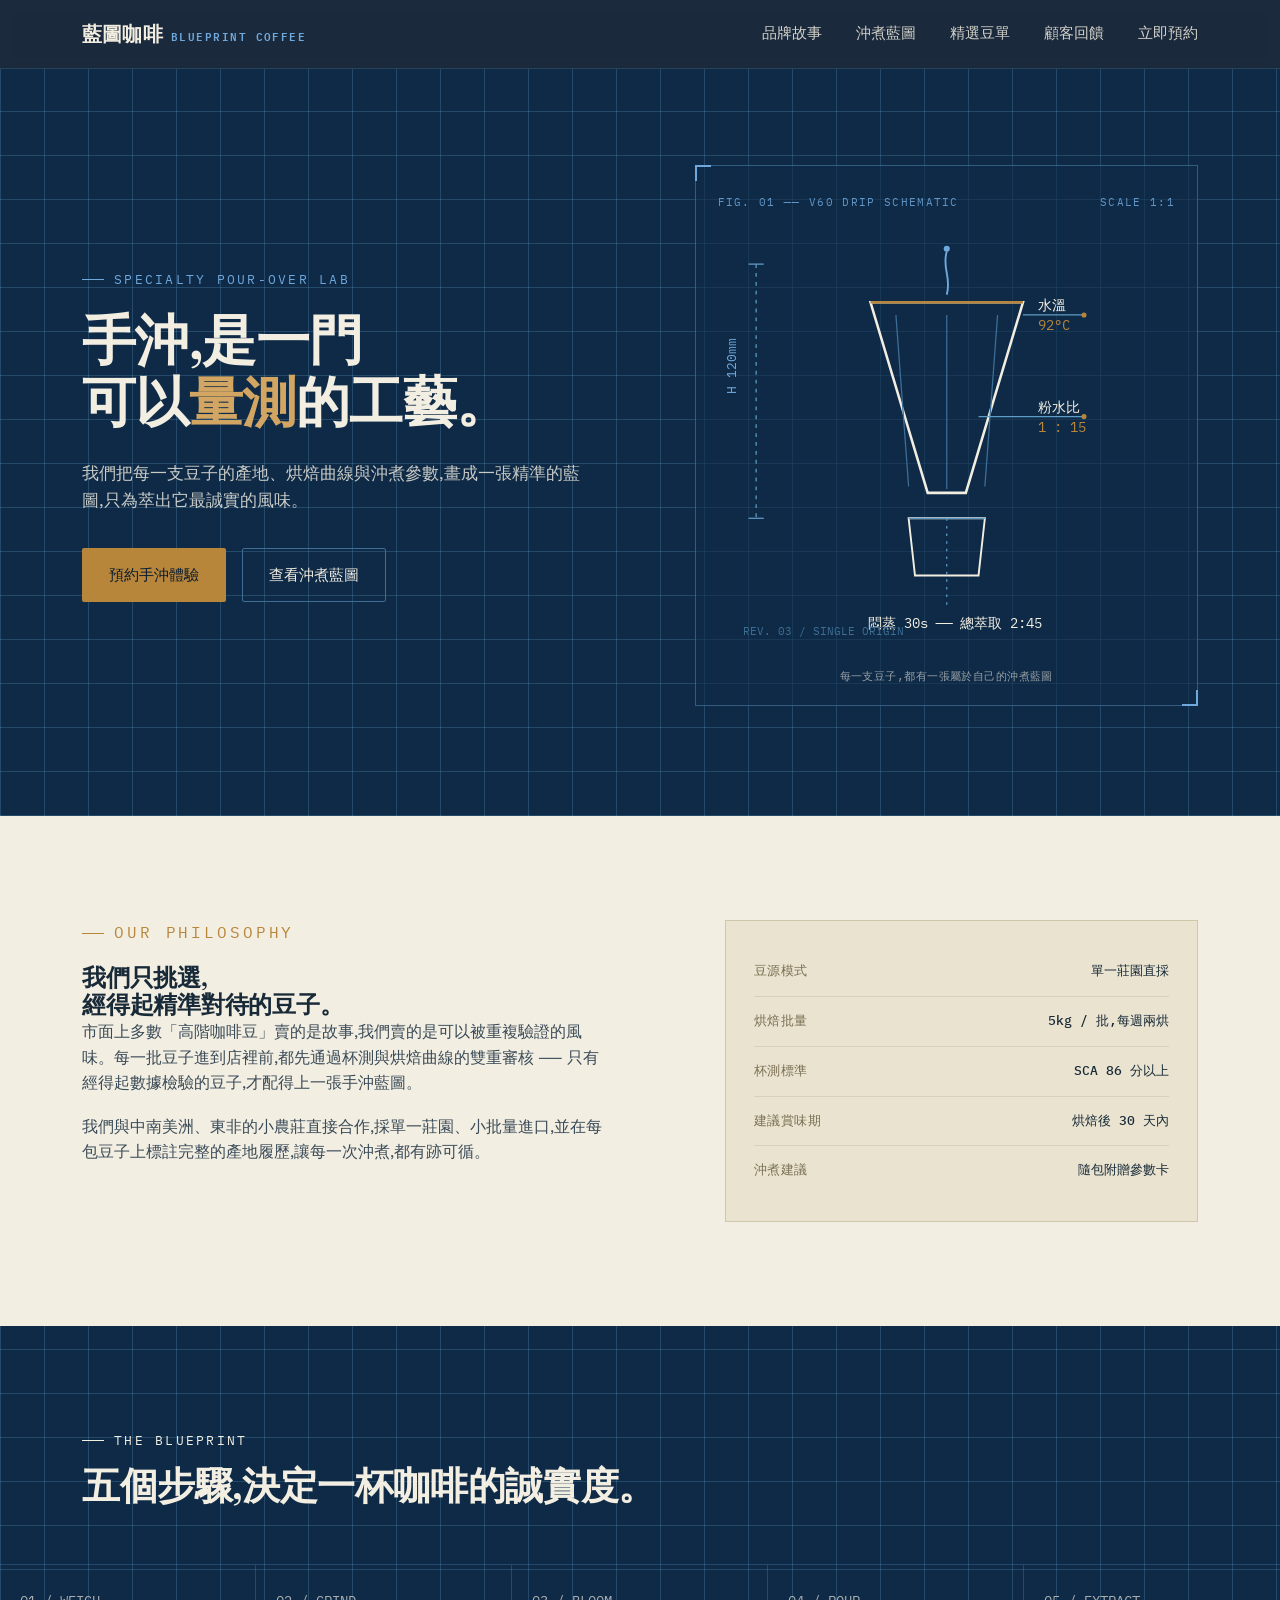
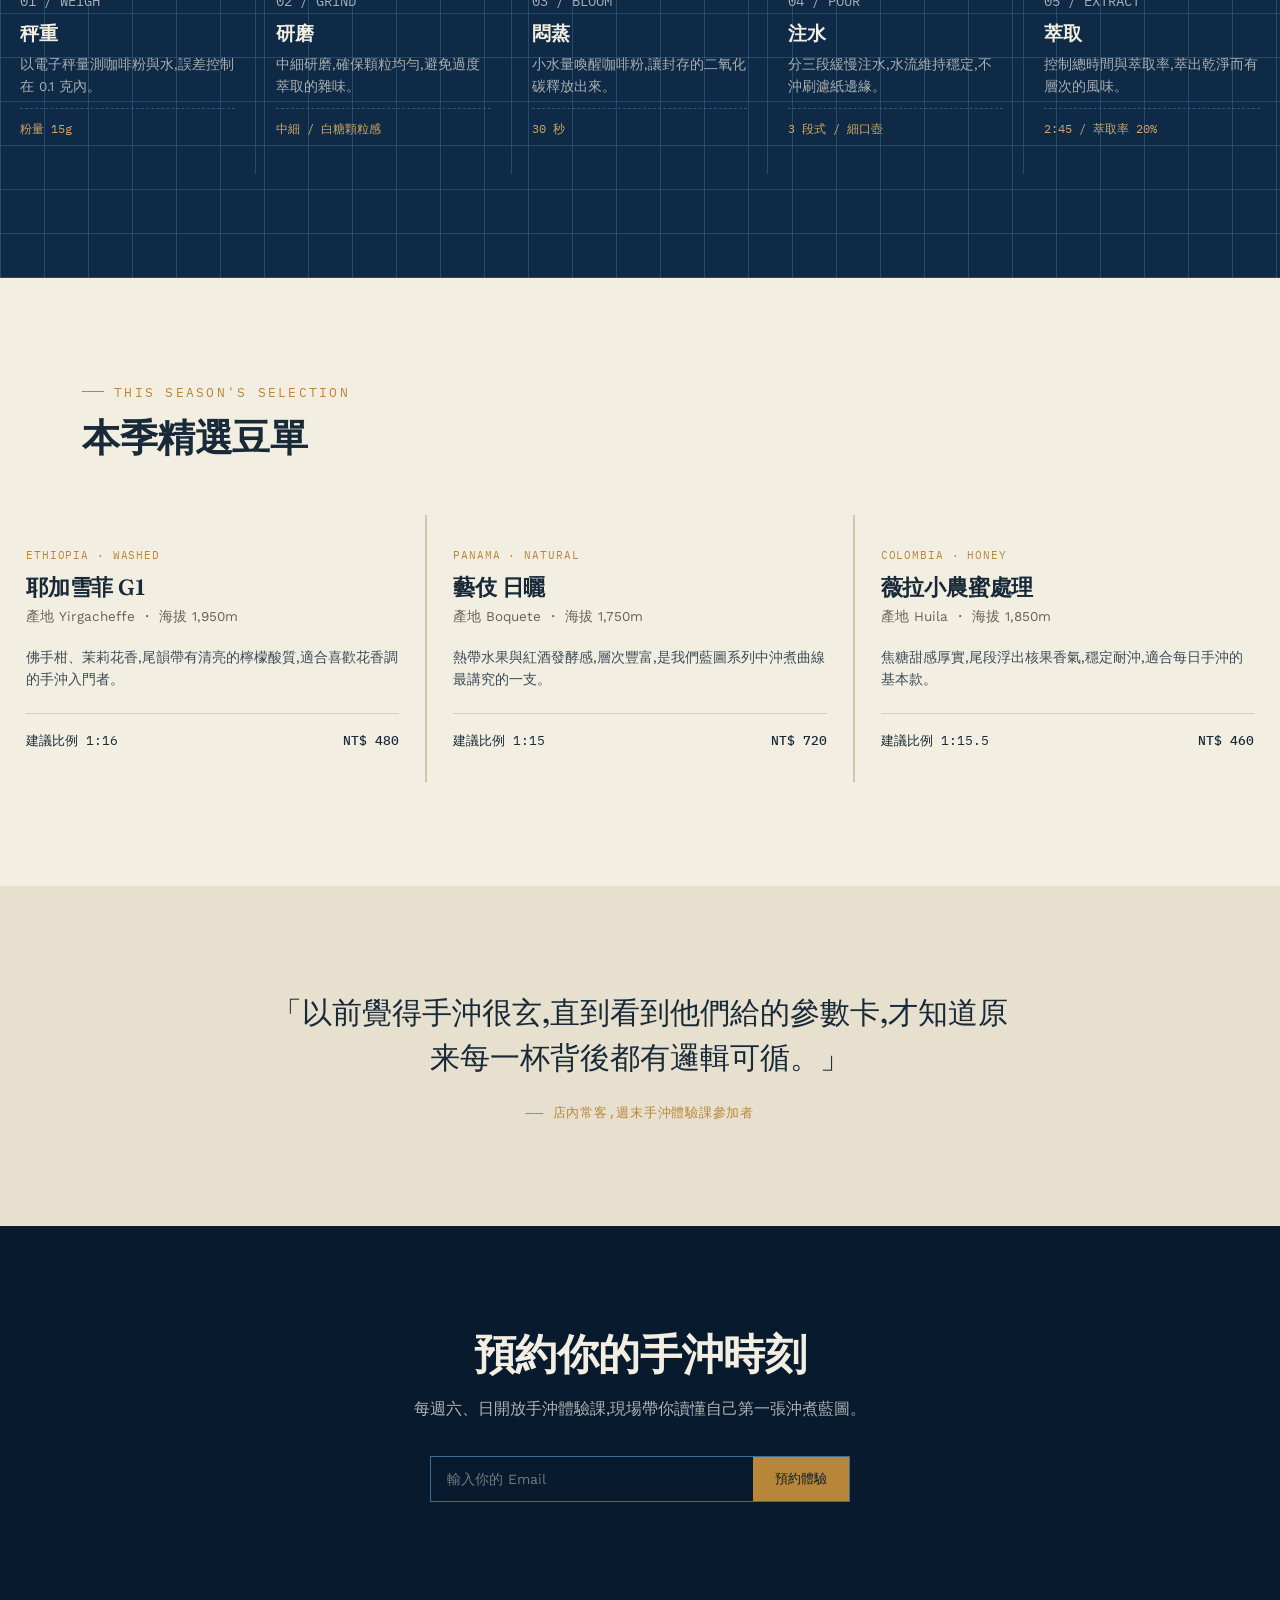
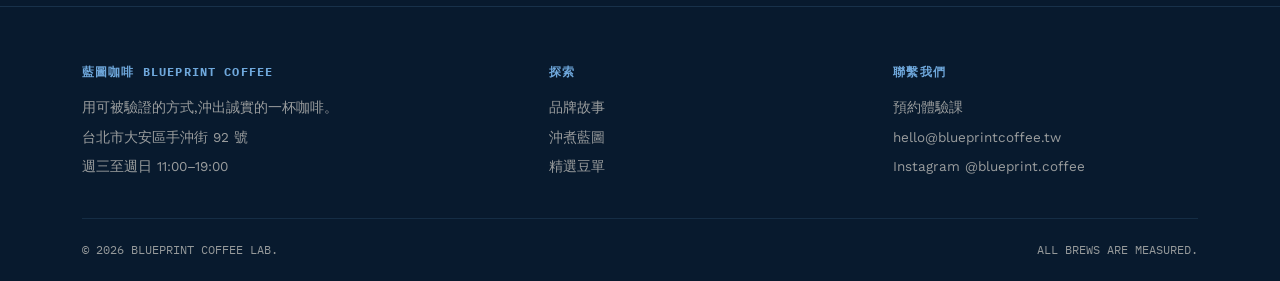
<file: docs/index.html>
<!DOCTYPE html>
<html lang="zh-Hant">
<head>
<meta charset="UTF-8">
<meta name="viewport" content="width=device-width, initial-scale=1.0">
<title>藍圖咖啡 Blueprint Coffee ── 精準手沖,誠實風味</title>
<link rel="preconnect" href="https://fonts.googleapis.com">
<link rel="preconnect" href="https://fonts.gstatic.com" crossorigin>
<link href="https://fonts.googleapis.com/css2?family=Fraunces:opsz,wght@9..144,400;9..144,500;9..144,600;9..144,700&family=Work+Sans:wght@300;400;500;600&family=IBM+Plex+Mono:wght@400;500&display=swap" rel="stylesheet">
<style>
  :root{
    --ink-black:#081A2E;
    --blueprint:#0E2A47;
    --blueprint-line:#3E6E96;
    --blueprint-line-soft:rgba(94,155,197,0.28);
    --paper:#F3EEE2;
    --paper-dim:#E7E0CE;
    --brass:#B8863B;
    --brass-light:#D2A662;
    --sky:#6FA8DC;
    --ink-on-paper:#182A38;
    --max-w:1180px;
  }

  *{margin:0;padding:0;box-sizing:border-box;}
  html{scroll-behavior:smooth;}
  body{
    font-family:'Work Sans', sans-serif;
    background:var(--paper);
    color:var(--ink-on-paper);
    line-height:1.6;
    -webkit-font-smoothing:antialiased;
  }
  a{color:inherit;text-decoration:none;}
  img,svg{display:block;max-width:100%;}
  .container{max-width:var(--max-w);margin:0 auto;padding:0 32px;}
  .eyebrow{
    font-family:'IBM Plex Mono', monospace;
    font-size:12.5px;
    letter-spacing:0.18em;
    text-transform:uppercase;
    display:flex;
    align-items:center;
    gap:10px;
  }
  .eyebrow::before{
    content:"";
    width:22px;height:1px;
    background:currentColor;
    display:inline-block;
  }
  h1,h2,h3{
    font-family:'Fraunces', serif;
    font-weight:600;
    line-height:1.15;
    letter-spacing:-0.01em;
  }
  .btn{
    display:inline-flex;
    align-items:center;
    gap:10px;
    padding:14px 26px;
    border-radius:2px;
    font-family:'Work Sans', sans-serif;
    font-size:15px;
    font-weight:500;
    border:1px solid transparent;
    cursor:pointer;
    transition:transform .25s ease, background .25s ease, border-color .25s ease, color .25s ease;
  }
  .btn:focus-visible{outline:2px solid var(--sky);outline-offset:3px;}
  .btn-primary{background:var(--brass);color:var(--ink-black);}
  .btn-primary:hover{background:var(--brass-light);transform:translateY(-1px);}
  .btn-ghost{border-color:var(--blueprint-line);color:var(--paper);}
  .btn-ghost:hover{border-color:var(--sky);color:var(--sky);}
  .btn-ghost.on-paper{border-color:var(--ink-on-paper);color:var(--ink-on-paper);}
  .btn-ghost.on-paper:hover{border-color:var(--brass);color:var(--brass);}

  /* ---------- NAV ---------- */
  header{
    position:sticky;top:0;z-index:50;
    background:rgba(8,26,46,0.92);
    backdrop-filter:blur(6px);
    border-bottom:1px solid rgba(94,155,197,0.2);
  }
  nav{
    max-width:var(--max-w);margin:0 auto;padding:18px 32px;
    display:flex;align-items:center;justify-content:space-between;
    color:var(--paper);
  }
  .logo{
    font-family:'Fraunces', serif;
    font-size:20px;font-weight:600;letter-spacing:0.01em;
    color:var(--paper);display:flex;align-items:baseline;gap:8px;
  }
  .logo span{
    font-family:'IBM Plex Mono', monospace;
    font-size:10.5px;letter-spacing:0.14em;color:var(--sky);
  }
  .nav-links{display:flex;gap:34px;font-size:14.5px;}
  .nav-links a{opacity:0.85;transition:opacity .2s;}
  .nav-links a:hover{opacity:1;color:var(--sky);}
  .nav-toggle{display:none;background:none;border:none;color:var(--paper);font-size:24px;cursor:pointer;}

  @media (max-width:860px){
    .nav-links{
      position:absolute;top:100%;left:0;right:0;
      background:var(--ink-black);
      flex-direction:column;gap:0;
      max-height:0;overflow:hidden;
      transition:max-height .3s ease;
    }
    .nav-links.open{max-height:320px;}
    .nav-links a{padding:16px 32px;border-top:1px solid rgba(94,155,197,0.15);}
    .nav-toggle{display:block;}
  }

  /* ---------- HERO ---------- */
  .hero{
    background:
      repeating-linear-gradient(0deg, var(--blueprint-line-soft) 0, var(--blueprint-line-soft) 1px, transparent 1px, transparent 44px),
      repeating-linear-gradient(90deg, var(--blueprint-line-soft) 0, var(--blueprint-line-soft) 1px, transparent 1px, transparent 44px),
      var(--blueprint);
    color:var(--paper);
    padding:96px 0 110px;
    position:relative;
    overflow:hidden;
  }
  .hero-grid{
    max-width:var(--max-w);margin:0 auto;padding:0 32px;
    display:grid;grid-template-columns:1.05fr 0.95fr;gap:56px;align-items:center;
  }
  .hero h1{font-size:clamp(34px,4.6vw,54px);margin:20px 0 26px;color:var(--paper);}
  .hero h1 em{font-style:normal;color:var(--brass-light);}
  .hero p.lede{font-size:17px;max-width:46ch;color:rgba(243,238,226,0.82);margin-bottom:34px;}
  .hero-cta{display:flex;gap:16px;flex-wrap:wrap;}
  .hero-eyebrow{color:var(--sky);margin-bottom:6px;}

  .blueprint-plate{
    position:relative;
    border:1px solid rgba(94,155,197,0.45);
    background:rgba(15,42,71,0.55);
    padding:28px 22px 20px;
  }
  .blueprint-plate::before,.blueprint-plate::after,
  .plate-corner-tl,.plate-corner-br{
    content:"";position:absolute;width:14px;height:14px;
    border-color:var(--sky);
  }
  .blueprint-plate::before{top:-1px;left:-1px;border-top:2px solid var(--sky);border-left:2px solid var(--sky);}
  .blueprint-plate::after{bottom:-1px;right:-1px;border-bottom:2px solid var(--sky);border-right:2px solid var(--sky);}
  .plate-label{
    font-family:'IBM Plex Mono', monospace;font-size:11px;letter-spacing:0.12em;
    color:var(--sky);display:flex;justify-content:space-between;margin-bottom:14px;opacity:0.85;
  }
  .plate-caption{
    font-family:'IBM Plex Mono', monospace;font-size:11px;color:rgba(243,238,226,0.6);
    text-align:center;margin-top:10px;letter-spacing:0.04em;
  }

  @media (max-width:900px){
    .hero-grid{grid-template-columns:1fr;}
    .hero{padding:64px 0 76px;}
  }

  /* ---------- SECTION SHARED ---------- */
  section{padding:104px 0;}
  .section-head{max-width:640px;margin-bottom:56px;}
  .section-head h2{font-size:clamp(26px,3.2vw,38px);margin-top:14px;}
  .on-dark{background:var(--ink-black);color:var(--paper);}
  .on-dark .eyebrow{color:var(--sky);}
  .on-paper .eyebrow{color:var(--brass);}

  /* ---------- ABOUT / SPEC SHEET ---------- */
  .about-grid{display:grid;grid-template-columns:1.1fr 0.9fr;gap:64px;align-items:start;}
  .about-grid p{font-size:16px;color:#3a4b58;max-width:52ch;margin-bottom:18px;}
  .spec-sheet{border:1px solid #cfc6ac;background:#EAE3D0;padding:26px 28px;}
  .spec-row{
    display:flex;justify-content:space-between;gap:20px;
    padding:14px 0;border-bottom:1px solid #d8d0b8;
    font-family:'IBM Plex Mono', monospace;font-size:13px;
  }
  .spec-row:last-child{border-bottom:none;}
  .spec-row dt{color:#7a6f52;letter-spacing:0.04em;}
  .spec-row dd{font-weight:500;color:var(--ink-on-paper);text-align:right;}

  @media (max-width:860px){ .about-grid{grid-template-columns:1fr;} }

  /* ---------- PROCESS BLUEPRINT ---------- */
  .process{
    background:
      repeating-linear-gradient(0deg, var(--blueprint-line-soft) 0, var(--blueprint-line-soft) 1px, transparent 1px, transparent 44px),
      repeating-linear-gradient(90deg, var(--blueprint-line-soft) 0, var(--blueprint-line-soft) 1px, transparent 1px, transparent 44px),
      var(--blueprint);
    color:var(--paper);
  }
  .steps{
    display:grid;grid-template-columns:repeat(5,1fr);gap:0;
    border-top:1px solid var(--blueprint-line-soft);
  }
  .step{
    padding:26px 20px;border-right:1px solid var(--blueprint-line-soft);position:relative;
  }
  .step:last-child{border-right:none;}
  .step-index{font-family:'IBM Plex Mono', monospace;font-size:12px;color:var(--sky);margin-bottom:14px;}
  .step h3{font-size:19px;color:var(--paper);margin-bottom:10px;font-weight:600;}
  .step p{font-size:13.5px;color:rgba(243,238,226,0.68);margin-bottom:10px;}
  .step .metric{
    font-family:'IBM Plex Mono', monospace;font-size:12px;color:var(--brass-light);
    border-top:1px dashed rgba(94,155,197,0.4);padding-top:10px;
  }
  @media (max-width:960px){
    .steps{grid-template-columns:1fr 1fr;}
    .step{border-right:1px solid var(--blueprint-line-soft);border-bottom:1px solid var(--blueprint-line-soft);}
    .step:nth-child(2n){border-right:none;}
  }
  @media (max-width:560px){
    .steps{grid-template-columns:1fr;}
    .step{border-right:none;}
  }

  /* ---------- BEANS ---------- */
  .bean-grid{display:grid;grid-template-columns:repeat(3,1fr);gap:2px;background:#cfc6ac;}
  .bean-card{
    background:var(--paper);padding:32px 26px;position:relative;
    display:flex;flex-direction:column;height:100%;
  }
  .bean-tag{
    font-family:'IBM Plex Mono', monospace;font-size:11px;color:var(--brass);
    letter-spacing:0.08em;margin-bottom:10px;
  }
  .bean-card h3{font-size:22px;margin-bottom:6px;}
  .bean-origin{font-size:13.5px;color:#6b6250;margin-bottom:18px;}
  .bean-notes{font-size:14px;color:#3a4b58;margin-bottom:22px;flex-grow:1;}
  .bean-meta{
    display:flex;justify-content:space-between;align-items:center;
    border-top:1px solid #d8d0b8;padding-top:16px;
    font-family:'IBM Plex Mono', monospace;font-size:12.5px;
  }
  .bean-price{color:var(--ink-on-paper);font-weight:500;}
  @media (max-width:900px){ .bean-grid{grid-template-columns:1fr 1fr;} }
  @media (max-width:600px){ .bean-grid{grid-template-columns:1fr;} }

  /* ---------- QUOTE ---------- */
  .quote-section{background:var(--paper-dim);}
  .quote-wrap{max-width:760px;margin:0 auto;text-align:center;}
  blockquote{
    font-family:'Fraunces', serif;font-size:clamp(22px,2.6vw,30px);
    font-weight:500;line-height:1.5;color:var(--ink-on-paper);margin-bottom:22px;
  }
  .quote-attr{font-family:'IBM Plex Mono', monospace;font-size:12.5px;color:var(--brass);letter-spacing:0.06em;}

  /* ---------- CTA / FOOTER ---------- */
  .cta-section{background:var(--ink-black);color:var(--paper);text-align:center;}
  .cta-section h2{font-size:clamp(28px,3.6vw,42px);margin-bottom:18px;}
  .cta-section p{color:rgba(243,238,226,0.72);max-width:48ch;margin:0 auto 34px;}
  .cta-form{
    display:flex;max-width:420px;margin:0 auto;gap:0;border:1px solid var(--blueprint-line);
  }
  .cta-form input{
    flex:1;background:transparent;border:none;padding:14px 16px;
    color:var(--paper);font-family:'Work Sans', sans-serif;font-size:14px;
  }
  .cta-form input::placeholder{color:rgba(243,238,226,0.45);}
  .cta-form input:focus{outline:none;}
  .cta-form button{
    background:var(--brass);color:var(--ink-black);border:none;
    padding:0 22px;font-weight:500;cursor:pointer;font-family:'Work Sans', sans-serif;
    transition:background .2s;
  }
  .cta-form button:hover{background:var(--brass-light);}

  footer{background:var(--ink-black);border-top:1px solid rgba(94,155,197,0.18);color:rgba(243,238,226,0.6);}
  .footer-grid{
    display:grid;grid-template-columns:1.4fr 1fr 1fr;gap:40px;padding:56px 0 32px;
    font-size:13.5px;
  }
  .footer-grid h4{
    font-family:'IBM Plex Mono', monospace;font-size:11.5px;letter-spacing:0.1em;
    color:var(--sky);margin-bottom:16px;text-transform:uppercase;
  }
  .footer-grid p, .footer-grid a{display:block;margin-bottom:8px;color:rgba(243,238,226,0.62);}
  .footer-grid a:hover{color:var(--paper);}
  .footer-bottom{
    border-top:1px solid rgba(94,155,197,0.15);padding:22px 0;
    font-family:'IBM Plex Mono', monospace;font-size:11.5px;
    display:flex;justify-content:space-between;flex-wrap:wrap;gap:10px;
  }
  @media (max-width:700px){ .footer-grid{grid-template-columns:1fr;} }

  /* ---------- REVEAL ---------- */
  .reveal{opacity:0;transform:translateY(18px);transition:opacity .7s ease, transform .7s ease;}
  .reveal.in{opacity:1;transform:translateY(0);}
  @media (prefers-reduced-motion: reduce){
    .reveal{opacity:1;transform:none;transition:none;}
    html{scroll-behavior:auto;}
  }
</style>
</head>
<body>

<header>
  <nav>
    <a href="#top" class="logo">藍圖咖啡<span>BLUEPRINT COFFEE</span></a>
    <button class="nav-toggle" id="navToggle" aria-label="開啟選單" aria-expanded="false">☰</button>
    <div class="nav-links" id="navLinks">
      <a href="#about">品牌故事</a>
      <a href="#process">沖煮藍圖</a>
      <a href="#beans">精選豆單</a>
      <a href="#quote">顧客回饋</a>
      <a href="#cta">立即預約</a>
    </div>
  </nav>
</header>

<section class="hero" id="top">
  <div class="hero-grid">
    <div>
      <p class="eyebrow hero-eyebrow">SPECIALTY POUR-OVER LAB</p>
      <h1>手沖,是一門<br>可以<em>量測</em>的工藝。</h1>
      <p class="lede">我們把每一支豆子的產地、烘焙曲線與沖煮參數,畫成一張精準的藍圖,只為萃出它最誠實的風味。</p>
      <div class="hero-cta">
        <a href="#cta" class="btn btn-primary">預約手沖體驗</a>
        <a href="#process" class="btn btn-ghost">查看沖煮藍圖</a>
      </div>
    </div>

    <div class="blueprint-plate reveal">
      <div class="plate-label"><span>FIG. 01 ── V60 DRIP SCHEMATIC</span><span>SCALE 1:1</span></div>
      <svg viewBox="0 0 360 340" xmlns="http://www.w3.org/2000/svg" role="img" aria-label="V60 手沖濾杯示意圖,標註水溫、粉水比、悶蒸與總萃取時間">
        <!-- dimension lines -->
        <line x1="30" y1="30" x2="30" y2="230" stroke="#5E9BC5" stroke-width="1" stroke-dasharray="3 4"/>
        <line x1="24" y1="30" x2="36" y2="30" stroke="#5E9BC5" stroke-width="1"/>
        <line x1="24" y1="230" x2="36" y2="230" stroke="#5E9BC5" stroke-width="1"/>
        <text x="14" y="132" fill="#6FA8DC" font-size="10" font-family="IBM Plex Mono, monospace" transform="rotate(-90 14 132)">H 120mm</text>

        <!-- dripper cone -->
        <path d="M120 60 L240 60 L195 210 L165 210 Z" fill="none" stroke="#F3EEE2" stroke-width="2"/>
        <path d="M120 60 L240 60" stroke="#B8863B" stroke-width="2"/>
        <!-- ribs -->
        <line x1="140" y1="70" x2="150" y2="205" stroke="#3E6E96" stroke-width="1"/>
        <line x1="180" y1="70" x2="180" y2="207" stroke="#3E6E96" stroke-width="1"/>
        <line x1="220" y1="70" x2="210" y2="205" stroke="#3E6E96" stroke-width="1"/>

        <!-- server -->
        <path d="M150 230 L210 230 L205 275 L155 275 Z" fill="none" stroke="#F3EEE2" stroke-width="1.5"/>
        <line x1="150" y1="230" x2="210" y2="230" stroke="#5E9BC5" stroke-width="1"/>

        <!-- pour line + droplets -->
        <path d="M180 20 C176 34, 184 40, 180 54" stroke="#6FA8DC" stroke-width="1.5" fill="none"/>
        <circle cx="180" cy="18" r="2.4" fill="#6FA8DC"/>

        <!-- annotation callouts -->
        <line x1="240" y1="70" x2="288" y2="70" stroke="#5E9BC5" stroke-width="1"/>
        <circle cx="288" cy="70" r="2" fill="#B8863B"/>
        <text x="252" y="66" fill="#F3EEE2" font-size="11" font-family="IBM Plex Mono, monospace">水溫</text>
        <text x="252" y="82" fill="#B8863B" font-size="11" font-family="IBM Plex Mono, monospace">92°C</text>

        <line x1="205" y1="150" x2="288" y2="150" stroke="#5E9BC5" stroke-width="1"/>
        <circle cx="288" cy="150" r="2" fill="#B8863B"/>
        <text x="252" y="146" fill="#F3EEE2" font-size="11" font-family="IBM Plex Mono, monospace">粉水比</text>
        <text x="252" y="162" fill="#B8863B" font-size="11" font-family="IBM Plex Mono, monospace">1 : 15</text>

        <line x1="180" y1="230" x2="180" y2="300" stroke="#5E9BC5" stroke-width="1" stroke-dasharray="2 4"/>
        <text x="118" y="316" fill="#F3EEE2" font-size="11" font-family="IBM Plex Mono, monospace">悶蒸 30s ── 總萃取 2:45</text>

        <!-- corner tick -->
        <text x="20" y="322" fill="#3E6E96" font-size="9" font-family="IBM Plex Mono, monospace">REV. 03 / SINGLE ORIGIN</text>
      </svg>
      <p class="plate-caption">每一支豆子,都有一張屬於自己的沖煮藍圖</p>
    </div>
  </div>
</section>

<section class="on-paper" id="about">
  <div class="container">
    <div class="about-grid">
      <div class="reveal">
        <p class="eyebrow">OUR PHILOSOPHY</p>
        <h2>我們只挑選,<br>經得起精準對待的豆子。</h2>
        <p>市面上多數「高階咖啡豆」賣的是故事,我們賣的是可以被重複驗證的風味。每一批豆子進到店裡前,都先通過杯測與烘焙曲線的雙重審核 ── 只有經得起數據檢驗的豆子,才配得上一張手沖藍圖。</p>
        <p>我們與中南美洲、東非的小農莊直接合作,採單一莊園、小批量進口,並在每包豆子上標註完整的產地履歷,讓每一次沖煮,都有跡可循。</p>
      </div>
      <dl class="spec-sheet reveal">
        <div class="spec-row"><dt>豆源模式</dt><dd>單一莊園直採</dd></div>
        <div class="spec-row"><dt>烘焙批量</dt><dd>5kg / 批,每週兩烘</dd></div>
        <div class="spec-row"><dt>杯測標準</dt><dd>SCA 86 分以上</dd></div>
        <div class="spec-row"><dt>建議賞味期</dt><dd>烘焙後 30 天內</dd></div>
        <div class="spec-row"><dt>沖煮建議</dt><dd>隨包附贈參數卡</dd></div>
      </dl>
    </div>
  </div>
</section>

<section class="process" id="process">
  <div class="container">
    <div class="section-head reveal">
      <p class="eyebrow">THE BLUEPRINT</p>
      <h2>五個步驟,決定一杯咖啡的誠實度。</h2>
    </div>
  </div>
  <div class="steps reveal">
    <div class="step">
      <p class="step-index">01 / WEIGH</p>
      <h3>秤重</h3>
      <p>以電子秤量測咖啡粉與水,誤差控制在 0.1 克內。</p>
      <p class="metric">粉量 15g</p>
    </div>
    <div class="step">
      <p class="step-index">02 / GRIND</p>
      <h3>研磨</h3>
      <p>中細研磨,確保顆粒均勻,避免過度萃取的雜味。</p>
      <p class="metric">中細 / 白糖顆粒感</p>
    </div>
    <div class="step">
      <p class="step-index">03 / BLOOM</p>
      <h3>悶蒸</h3>
      <p>小水量喚醒咖啡粉,讓封存的二氧化碳釋放出來。</p>
      <p class="metric">30 秒</p>
    </div>
    <div class="step">
      <p class="step-index">04 / POUR</p>
      <h3>注水</h3>
      <p>分三段緩慢注水,水流維持穩定,不沖刷濾紙邊緣。</p>
      <p class="metric">3 段式 / 細口壺</p>
    </div>
    <div class="step">
      <p class="step-index">05 / EXTRACT</p>
      <h3>萃取</h3>
      <p>控制總時間與萃取率,萃出乾淨而有層次的風味。</p>
      <p class="metric">2:45 / 萃取率 20%</p>
    </div>
  </div>
</section>

<section class="on-paper" id="beans">
  <div class="container">
    <div class="section-head reveal">
      <p class="eyebrow">THIS SEASON'S SELECTION</p>
      <h2>本季精選豆單</h2>
    </div>
  </div>
  <div class="bean-grid reveal">
    <div class="bean-card">
      <p class="bean-tag">ETHIOPIA · WASHED</p>
      <h3>耶加雪菲 G1</h3>
      <p class="bean-origin">產地 Yirgacheffe ・ 海拔 1,950m</p>
      <p class="bean-notes">佛手柑、茉莉花香,尾韻帶有清亮的檸檬酸質,適合喜歡花香調的手沖入門者。</p>
      <div class="bean-meta"><span>建議比例 1:16</span><span class="bean-price">NT$ 480</span></div>
    </div>
    <div class="bean-card">
      <p class="bean-tag">PANAMA · NATURAL</p>
      <h3>藝伎 日曬</h3>
      <p class="bean-origin">產地 Boquete ・ 海拔 1,750m</p>
      <p class="bean-notes">熱帶水果與紅酒發酵感,層次豐富,是我們藍圖系列中沖煮曲線最講究的一支。</p>
      <div class="bean-meta"><span>建議比例 1:15</span><span class="bean-price">NT$ 720</span></div>
    </div>
    <div class="bean-card">
      <p class="bean-tag">COLOMBIA · HONEY</p>
      <h3>薇拉小農蜜處理</h3>
      <p class="bean-origin">產地 Huila ・ 海拔 1,850m</p>
      <p class="bean-notes">焦糖甜感厚實,尾段浮出核果香氣,穩定耐沖,適合每日手沖的基本款。</p>
      <div class="bean-meta"><span>建議比例 1:15.5</span><span class="bean-price">NT$ 460</span></div>
    </div>
  </div>
</section>

<section class="quote-section" id="quote">
  <div class="container">
    <div class="quote-wrap reveal">
      <blockquote>「以前覺得手沖很玄,直到看到他們給的參數卡,才知道原来每一杯背後都有邏輯可循。」</blockquote>
      <p class="quote-attr">── 店內常客,週末手沖體驗課參加者</p>
    </div>
  </div>
</section>

<section class="cta-section" id="cta">
  <div class="container">
    <h2 class="reveal">預約你的手沖時刻</h2>
    <p class="reveal">每週六、日開放手沖體驗課,現場帶你讀懂自己第一張沖煮藍圖。</p>
    <form class="cta-form reveal" onsubmit="event.preventDefault(); this.querySelector('button').textContent='已收到,我們會盡快聯繫';">
      <input type="email" placeholder="輸入你的 Email" required aria-label="Email">
      <button type="submit">預約體驗</button>
    </form>
  </div>
</section>

<footer>
  <div class="container">
    <div class="footer-grid">
      <div>
        <h4>藍圖咖啡 BLUEPRINT COFFEE</h4>
        <p>用可被驗證的方式,沖出誠實的一杯咖啡。</p>
        <p>台北市大安區手沖街 92 號</p>
        <p>週三至週日 11:00–19:00</p>
      </div>
      <div>
        <h4>探索</h4>
        <a href="#about">品牌故事</a>
        <a href="#process">沖煮藍圖</a>
        <a href="#beans">精選豆單</a>
      </div>
      <div>
        <h4>聯繫我們</h4>
        <a href="#cta">預約體驗課</a>
        <a href="mailto:hello@blueprintcoffee.tw">hello@blueprintcoffee.tw</a>
        <a href="#top">Instagram @blueprint.coffee</a>
      </div>
    </div>
    <div class="footer-bottom">
      <span>© 2026 BLUEPRINT COFFEE LAB.</span>
      <span>ALL BREWS ARE MEASURED.</span>
    </div>
  </div>
</footer>

<script>
  // mobile nav toggle
  const navToggle = document.getElementById('navToggle');
  const navLinks = document.getElementById('navLinks');
  navToggle.addEventListener('click', () => {
    const isOpen = navLinks.classList.toggle('open');
    navToggle.setAttribute('aria-expanded', isOpen);
  });
  navLinks.querySelectorAll('a').forEach(a => a.addEventListener('click', () => {
    navLinks.classList.remove('open');
    navToggle.setAttribute('aria-expanded', 'false');
  }));

  // scroll reveal
  const prefersReduced = window.matchMedia('(prefers-reduced-motion: reduce)').matches;
  if (!prefersReduced && 'IntersectionObserver' in window) {
    const io = new IntersectionObserver((entries) => {
      entries.forEach(entry => {
        if (entry.isIntersecting) {
          entry.target.classList.add('in');
          io.unobserve(entry.target);
        }
      });
    }, { threshold: 0.15 });
    document.querySelectorAll('.reveal').forEach(el => io.observe(el));
  } else {
    document.querySelectorAll('.reveal').forEach(el => el.classList.add('in'));
  }
</script>

</body>
</html>
</file>
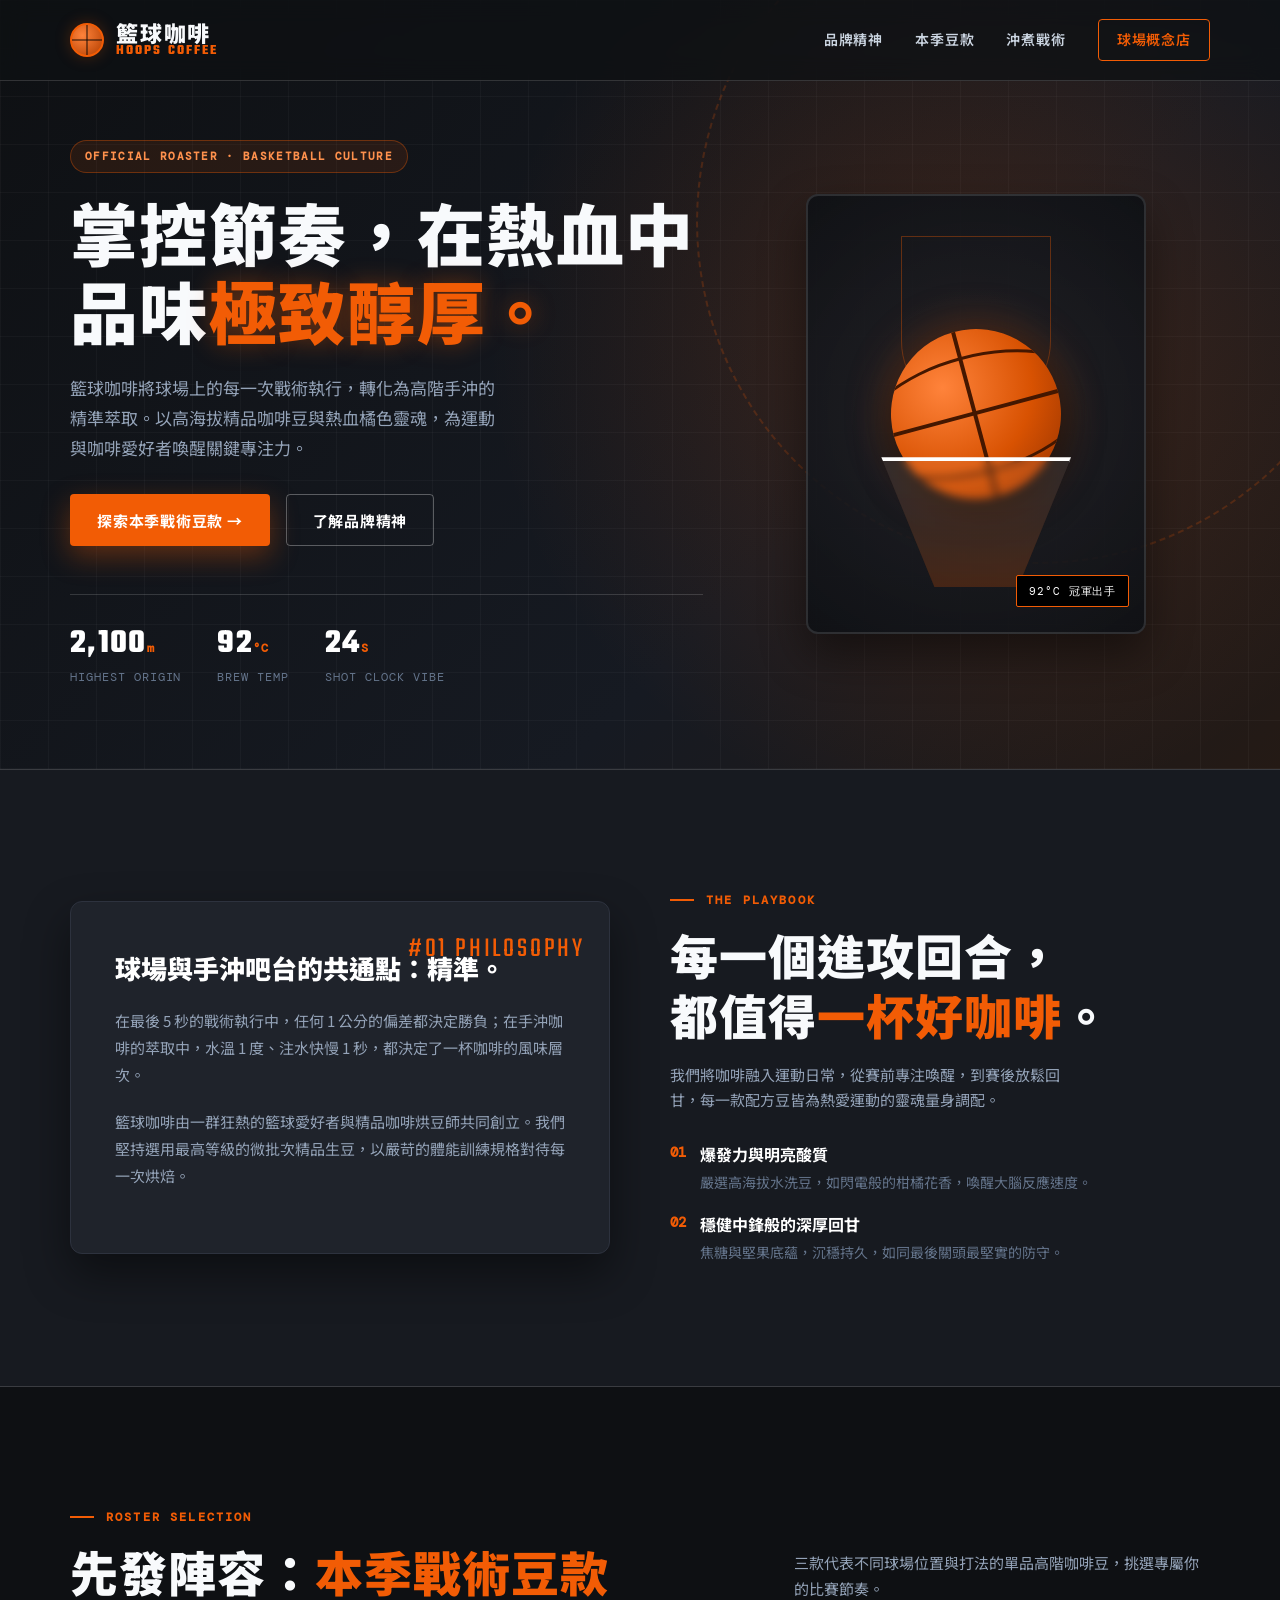
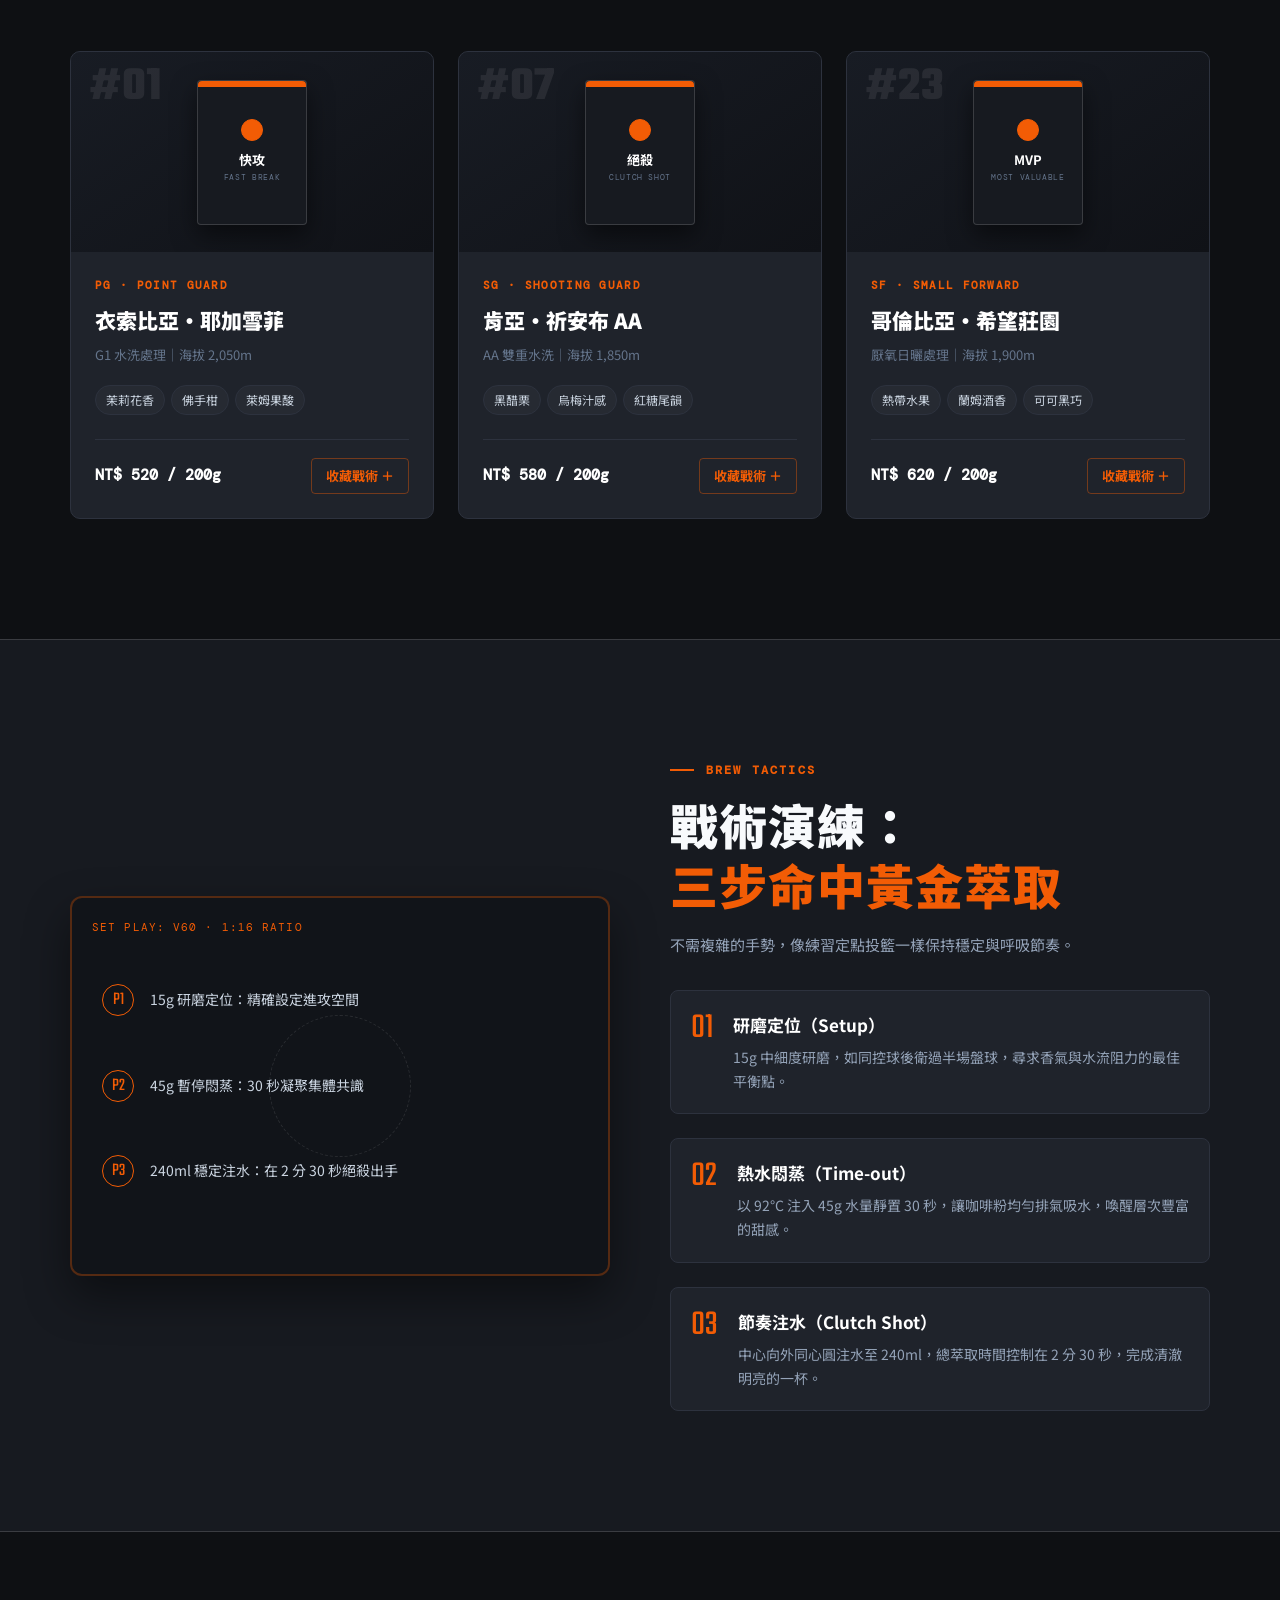
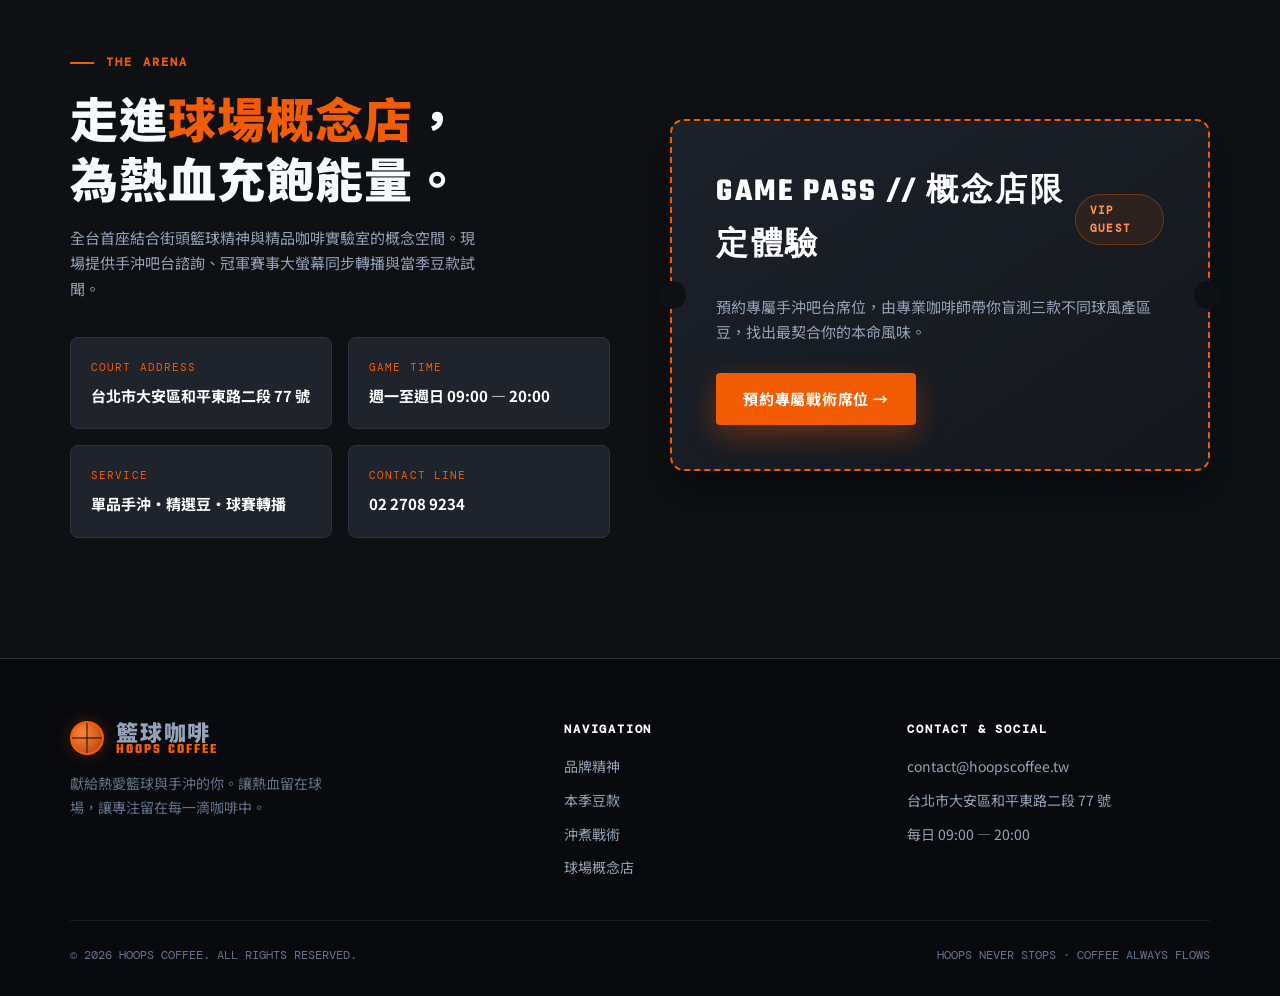
<file: onepage/index.html>
<!DOCTYPE html>
<html lang="zh-Hant">
<head>
  <meta charset="UTF-8">
  <meta name="viewport" content="width=device-width, initial-scale=1.0">
  <meta name="description" content="籃球咖啡（HOOPS COFFEE）——結合熱血籃球精神與高階手沖精品豆。精準掌握烘焙與注水節奏，為運動與咖啡愛好者打造極致風味。">
  <title>籃球咖啡 HOOPS COFFEE｜掌控節奏，熱血回甘</title>
  <link rel="preconnect" href="https://fonts.googleapis.com">
  <link rel="preconnect" href="https://fonts.gstatic.com" crossorigin>
  <link href="https://fonts.googleapis.com/css2?family=DM+Mono:wght@400;500;700&family=Noto+Sans+TC:wght@400;500;700;900&family=Teko:wght@600;700&display=swap" rel="stylesheet">
  <style>
    :root {
      --court-orange: #f25c05;
      --orange-bright: #ff7728;
      --orange-glow: rgba(242, 92, 5, 0.25);
      --black-floor: #0e1013;
      --charcoal: #171a20;
      --card-bg: #1f232b;
      --card-border: #2d323e;
      --line-white: rgba(255, 255, 255, 0.15);
      --text-main: #f8fafc;
      --text-muted: #94a3b8;
      --text-dim: #64748b;
      --gold-leather: #e2a03f;
      --shadow-drop: 0 20px 45px rgba(0, 0, 0, 0.45);
    }

    * { box-sizing: border-box; }
    html { scroll-behavior: smooth; }
    body {
      margin: 0;
      color: var(--text-main);
      background: var(--black-floor);
      font-family: "Noto Sans TC", sans-serif;
      font-size: 16px;
      line-height: 1.7;
      -webkit-font-smoothing: antialiased;
      overflow-x: hidden;
    }

    a { color: inherit; text-decoration: none; }
    button, input { font: inherit; }
    button { cursor: pointer; }
    .wrap { width: min(1140px, calc(100% - 48px)); margin: 0 auto; }

    .eyebrow {
      display: flex;
      align-items: center;
      gap: 12px;
      margin: 0 0 14px;
      color: var(--court-orange);
      font-family: "DM Mono", monospace;
      font-size: 12px;
      font-weight: 700;
      letter-spacing: .18em;
      text-transform: uppercase;
    }
    .eyebrow::before {
      content: "";
      width: 24px;
      height: 2px;
      background: var(--court-orange);
    }

    .section-title {
      margin: 0;
      font-size: clamp(32px, 4.2vw, 48px);
      font-weight: 900;
      line-height: 1.25;
      letter-spacing: .02em;
    }
    .section-title span.orange { color: var(--court-orange); }

    .section-desc {
      max-width: 52ch;
      margin: 18px 0 0;
      color: var(--text-muted);
      font-size: 15px;
    }

    /* Buttons */
    .btn {
      display: inline-flex;
      align-items: center;
      justify-content: center;
      gap: 10px;
      min-height: 52px;
      padding: 12px 26px;
      border: 1px solid transparent;
      border-radius: 4px;
      font-family: "Noto Sans TC", sans-serif;
      font-size: 15px;
      font-weight: 700;
      letter-spacing: .05em;
      transition: all .24s cubic-bezier(0.16, 1, 0.3, 1);
    }
    .btn:hover { transform: translateY(-3px); }
    .btn:focus-visible, a:focus-visible, button:focus-visible {
      outline: 3px solid var(--court-orange);
      outline-offset: 4px;
    }
    .btn-orange {
      color: #fff;
      background: var(--court-orange);
      box-shadow: 0 10px 28px rgba(242, 92, 5, 0.35);
    }
    .btn-orange:hover {
      background: var(--orange-bright);
      box-shadow: 0 14px 34px rgba(242, 92, 5, 0.5);
    }
    .btn-outline {
      border-color: rgba(255, 255, 255, 0.3);
      color: #fff;
      background: transparent;
    }
    .btn-outline:hover {
      border-color: #fff;
      background: rgba(255, 255, 255, 0.08);
    }

    /* Header */
    .header {
      position: absolute;
      top: 0;
      left: 0;
      z-index: 50;
      width: 100%;
      border-bottom: 1px solid var(--line-white);
      background: rgba(14, 16, 19, 0.75);
      backdrop-filter: blur(12px);
    }
    .nav {
      display: flex;
      align-items: center;
      justify-content: space-between;
      min-height: 80px;
    }
    .brand {
      display: flex;
      align-items: center;
      gap: 12px;
      font-size: 22px;
      font-weight: 900;
      letter-spacing: .08em;
    }
    .brand-icon {
      position: relative;
      display: grid;
      width: 34px;
      height: 34px;
      place-items: center;
      border: 2px solid var(--court-orange);
      border-radius: 50%;
      background: radial-gradient(circle at 35% 35%, #ff833b, #b33e00);
      box-shadow: 0 0 16px var(--orange-glow);
    }
    .brand-icon::before {
      content: "";
      position: absolute;
      width: 100%;
      height: 2px;
      background: rgba(0, 0, 0, 0.45);
    }
    .brand-icon::after {
      content: "";
      position: absolute;
      width: 2px;
      height: 100%;
      background: rgba(0, 0, 0, 0.45);
    }
    .brand-text {
      display: flex;
      flex-direction: column;
      line-height: 1.1;
    }
    .brand-text small {
      color: var(--court-orange);
      font-family: "Teko", sans-serif;
      font-size: 14px;
      letter-spacing: .15em;
    }
    .nav-links {
      display: flex;
      align-items: center;
      gap: 32px;
      font-size: 14px;
      font-weight: 600;
      letter-spacing: .06em;
    }
    .nav-links a {
      position: relative;
      padding: 6px 0;
      color: #cbd5e1;
      transition: color .2s;
    }
    .nav-links a:hover { color: #fff; }
    .nav-links a:not(.nav-cta)::after {
      content: "";
      position: absolute;
      bottom: 0;
      left: 0;
      width: 100%;
      height: 2px;
      background: var(--court-orange);
      transform: scaleX(0);
      transform-origin: right;
      transition: transform .25s ease;
    }
    .nav-links a:not(.nav-cta):hover::after {
      transform: scaleX(1);
      transform-origin: left;
    }
    .nav-cta {
      padding: 8px 18px !important;
      border: 1px solid var(--court-orange);
      border-radius: 4px;
      color: var(--court-orange) !important;
    }
    .nav-cta:hover {
      background: var(--court-orange);
      color: #fff !important;
    }
    .menu-btn {
      display: none;
      padding: 8px;
      border: 0;
      color: #fff;
      background: transparent;
      font-size: 26px;
    }

    /* Hero */
    .hero {
      position: relative;
      min-height: 740px;
      padding: 140px 0 80px;
      overflow: hidden;
      background: linear-gradient(135deg, #0e1013 0%, #161a22 65%, #241a15 100%);
    }
    /* Court Grid Background */
    .hero::before {
      content: "";
      position: absolute;
      inset: 0;
      background-image: 
        radial-gradient(circle at 75% 45%, rgba(242, 92, 5, 0.18), transparent 45%),
        linear-gradient(rgba(255, 255, 255, 0.03) 1px, transparent 1px),
        linear-gradient(90deg, rgba(255, 255, 255, 0.03) 1px, transparent 1px);
      background-size: 100% 100%, 48px 48px, 48px 48px;
    }
    /* Three-point arc */
    .hero::after {
      content: "";
      position: absolute;
      top: -120px;
      right: -100px;
      width: 680px;
      height: 680px;
      border: 2px dashed rgba(242, 92, 5, 0.2);
      border-radius: 50%;
      pointer-events: none;
    }
    .hero-grid {
      position: relative;
      z-index: 2;
      display: grid;
      grid-template-columns: 1.15fr .85fr;
      gap: 40px;
      align-items: center;
      min-height: 520px;
    }
    .hero-badge {
      display: inline-flex;
      align-items: center;
      gap: 8px;
      padding: 6px 14px;
      border: 1px solid rgba(242, 92, 5, 0.35);
      border-radius: 30px;
      background: rgba(242, 92, 5, 0.1);
      color: #ff914d;
      font-family: "DM Mono", monospace;
      font-size: 11px;
      font-weight: 700;
      letter-spacing: .12em;
    }
    .hero h1 {
      margin: 20px 0 0;
      font-size: clamp(42px, 5.8vw, 68px);
      font-weight: 900;
      line-height: 1.15;
      letter-spacing: .02em;
    }
    .hero h1 em {
      font-style: normal;
      color: var(--court-orange);
      text-shadow: 0 0 24px rgba(242, 92, 5, 0.4);
    }
    .hero-lede {
      max-width: 48ch;
      margin: 24px 0 32px;
      color: #94a3b8;
      font-size: 17px;
      line-height: 1.75;
    }
    .hero-actions {
      display: flex;
      flex-wrap: wrap;
      gap: 16px;
    }
    .hero-stats {
      display: flex;
      gap: 36px;
      margin-top: 48px;
      padding-top: 32px;
      border-top: 1px solid var(--line-white);
    }
    .stat-item b {
      display: block;
      color: #fff;
      font-family: "Teko", sans-serif;
      font-size: 34px;
      line-height: 1;
      letter-spacing: .04em;
    }
    .stat-item b span { color: var(--court-orange); }
    .stat-item span {
      color: var(--text-dim);
      font-size: 12px;
      font-family: "DM Mono", monospace;
      letter-spacing: .08em;
    }

    /* Hero CSS Visual */
    .hero-visual {
      position: relative;
      height: 480px;
      display: flex;
      align-items: center;
      justify-content: center;
    }
    /* Court Board */
    .court-board {
      position: absolute;
      width: 340px;
      height: 440px;
      border: 2px solid rgba(255, 255, 255, 0.12);
      border-radius: 12px;
      background: radial-gradient(circle at 50% 50%, rgba(30, 34, 42, 0.8), rgba(15, 17, 21, 0.95));
      box-shadow: var(--shadow-drop);
      display: flex;
      flex-direction: column;
      align-items: center;
      justify-content: center;
    }
    /* Key Area Lines */
    .key-line {
      position: absolute;
      top: 40px;
      width: 150px;
      height: 180px;
      border: 1px solid rgba(242, 92, 5, 0.35);
      border-radius: 0 0 75px 75px;
    }
    /* Big Basketball */
    .big-ball {
      position: relative;
      z-index: 3;
      width: 170px;
      height: 170px;
      border-radius: 50%;
      background: radial-gradient(circle at 35% 30%, #ff833b 0%, #d85202 55%, #8f2f00 100%);
      box-shadow: 0 16px 36px rgba(0, 0, 0, 0.6), 0 0 45px rgba(242, 92, 5, 0.35);
      overflow: hidden;
      transform: rotate(-15deg);
    }
    .ball-groove-h {
      position: absolute;
      top: 48%;
      left: -10%;
      width: 120%;
      height: 4px;
      background: #441700;
    }
    .ball-groove-v {
      position: absolute;
      left: 48%;
      top: -10%;
      width: 4px;
      height: 120%;
      background: #441700;
    }
    .ball-rib-1 {
      position: absolute;
      top: 15%;
      left: -20%;
      width: 140%;
      height: 70%;
      border: 3px solid #441700;
      border-radius: 50%;
    }
    /* V60 Dripper Outline Overlay */
    .dripper-overlay {
      position: absolute;
      z-index: 4;
      bottom: 45px;
      width: 190px;
      height: 130px;
      border-top: 4px solid #fff;
      border-left: 2px solid rgba(255, 255, 255, 0.5);
      border-right: 2px solid rgba(255, 255, 255, 0.5);
      clip-path: polygon(0 0, 100% 0, 72% 100%, 28% 100%);
      background: linear-gradient(180deg, rgba(255, 255, 255, 0.08) 0%, rgba(242, 92, 5, 0.22) 100%);
      backdrop-filter: blur(4px);
    }
    .tag-shot {
      position: absolute;
      bottom: 25px;
      right: 15px;
      z-index: 5;
      padding: 6px 12px;
      background: #000;
      border: 1px solid var(--court-orange);
      border-radius: 2px;
      color: #fff;
      font-family: "DM Mono", monospace;
      font-size: 11px;
      letter-spacing: .08em;
    }

    /* Story Section */
    .story {
      padding: 120px 0;
      background: var(--charcoal);
      border-top: 1px solid var(--line-white);
      border-bottom: 1px solid var(--line-white);
    }
    .story-grid {
      display: grid;
      grid-template-columns: 1fr 1fr;
      gap: 60px;
      align-items: center;
    }
    .story-card {
      position: relative;
      padding: 44px;
      border: 1px solid var(--card-border);
      border-radius: 12px;
      background: var(--card-bg);
      box-shadow: var(--shadow-drop);
    }
    .story-card-tag {
      position: absolute;
      top: 24px;
      right: 24px;
      color: var(--court-orange);
      font-family: "Teko", sans-serif;
      font-size: 28px;
      letter-spacing: .1em;
    }
    .story-card h3 {
      margin: 0 0 16px;
      font-size: 26px;
      font-weight: 900;
      color: #fff;
    }
    .story-card p {
      margin: 0 0 20px;
      color: var(--text-muted);
      font-size: 15px;
      line-height: 1.8;
    }
    .philosophy-list {
      margin: 28px 0 0;
      padding: 0;
      list-style: none;
      display: grid;
      gap: 16px;
    }
    .philosophy-list li {
      display: flex;
      align-items: flex-start;
      gap: 14px;
    }
    .phil-num {
      color: var(--court-orange);
      font-family: "DM Mono", monospace;
      font-size: 14px;
      font-weight: 700;
      line-height: 1.6;
    }
    .phil-text b { display: block; color: #fff; font-size: 16px; }
    .phil-text span { color: var(--text-dim); font-size: 14px; }

    /* Coffee Selection Section */
    .coffee {
      padding: 120px 0;
      background: var(--black-floor);
    }
    .coffee-head {
      display: flex;
      align-items: flex-end;
      justify-content: space-between;
      gap: 30px;
      margin-bottom: 50px;
    }
    .coffee-grid {
      display: grid;
      grid-template-columns: repeat(3, 1fr);
      gap: 24px;
    }
    .coffee-card {
      position: relative;
      display: flex;
      flex-direction: column;
      border: 1px solid var(--card-border);
      border-radius: 10px;
      background: var(--card-bg);
      overflow: hidden;
      transition: all .28s ease;
    }
    .coffee-card:hover {
      transform: translateY(-8px);
      border-color: rgba(242, 92, 5, 0.45);
      box-shadow: 0 16px 36px rgba(0, 0, 0, 0.6), 0 0 20px rgba(242, 92, 5, 0.15);
    }
    .card-top {
      position: relative;
      height: 200px;
      background: linear-gradient(145deg, #181c24, #101217);
      display: flex;
      align-items: center;
      justify-content: center;
      overflow: hidden;
    }
    .jersey-number {
      position: absolute;
      top: 12px;
      left: 18px;
      font-family: "Teko", sans-serif;
      font-size: 48px;
      font-weight: 700;
      color: rgba(255, 255, 255, 0.08);
      line-height: 1;
    }
    /* Bag Visual */
    .bag-visual {
      position: relative;
      width: 110px;
      height: 145px;
      border-radius: 4px;
      background: var(--charcoal);
      border: 1px solid rgba(255, 255, 255, 0.15);
      box-shadow: 0 10px 24px rgba(0, 0, 0, 0.5);
      display: flex;
      flex-direction: column;
      align-items: center;
      justify-content: center;
      padding: 12px;
      text-align: center;
    }
    .bag-visual::before {
      content: "";
      position: absolute;
      top: 0;
      left: 0;
      right: 0;
      height: 6px;
      background: var(--court-orange);
      border-radius: 4px 4px 0 0;
    }
    .bag-logo {
      width: 22px;
      height: 22px;
      border: 1px solid var(--court-orange);
      border-radius: 50%;
      margin-bottom: 8px;
      background: var(--court-orange);
    }
    .bag-title {
      font-size: 13px;
      font-weight: 700;
      color: #fff;
    }
    .bag-sub {
      color: var(--text-dim);
      font-family: "DM Mono", monospace;
      font-size: 8px;
      letter-spacing: .08em;
    }

    .card-content {
      display: flex;
      flex-direction: column;
      flex: 1;
      padding: 24px;
    }
    .card-role {
      color: var(--court-orange);
      font-family: "DM Mono", monospace;
      font-size: 11px;
      font-weight: 700;
      letter-spacing: .12em;
    }
    .card-title {
      margin: 8px 0 6px;
      font-size: 21px;
      font-weight: 900;
      color: #fff;
    }
    .card-origin {
      margin: 0;
      color: var(--text-dim);
      font-size: 13px;
    }
    .tag-group {
      display: flex;
      flex-wrap: wrap;
      gap: 6px;
      margin: 18px 0 24px;
    }
    .flavor-tag {
      padding: 4px 10px;
      border: 1px solid var(--card-border);
      border-radius: 20px;
      background: rgba(255, 255, 255, 0.03);
      color: #cbd5e1;
      font-size: 12px;
    }
    .card-bottom {
      display: flex;
      align-items: center;
      justify-content: space-between;
      margin-top: auto;
      padding-top: 18px;
      border-top: 1px solid var(--card-border);
    }
    .card-price {
      font-family: "DM Mono", monospace;
      font-size: 15px;
      font-weight: 700;
      color: #fff;
    }
    .btn-collect {
      padding: 6px 14px;
      border: 1px solid rgba(242, 92, 5, 0.4);
      border-radius: 4px;
      color: var(--court-orange);
      background: transparent;
      font-size: 13px;
      font-weight: 700;
      transition: all .2s;
    }
    .btn-collect:hover {
      background: var(--court-orange);
      color: #fff;
      box-shadow: 0 4px 12px rgba(242, 92, 5, 0.35);
    }

    /* Brew Tactics Section */
    .brew {
      padding: 120px 0;
      background: var(--charcoal);
      border-top: 1px solid var(--line-white);
      border-bottom: 1px solid var(--line-white);
    }
    .brew-grid {
      display: grid;
      grid-template-columns: 1fr 1fr;
      gap: 60px;
      align-items: center;
    }
    /* Tactical Board Graphic */
    .tactical-board {
      position: relative;
      height: 380px;
      border: 2px solid rgba(242, 92, 5, 0.3);
      border-radius: 12px;
      background: #111419;
      box-shadow: var(--shadow-drop);
      padding: 24px;
      overflow: hidden;
    }
    .tactical-board::before {
      content: "";
      position: absolute;
      top: 50%;
      left: 50%;
      width: 140px;
      height: 140px;
      border: 1px dashed rgba(255, 255, 255, 0.1);
      border-radius: 50%;
      transform: translate(-50%, -50%);
    }
    .tactics-param {
      position: absolute;
      top: 20px;
      left: 20px;
      font-family: "DM Mono", monospace;
      font-size: 11px;
      color: var(--court-orange);
      letter-spacing: .1em;
    }
    .tactics-play {
      position: absolute;
      inset: 60px 30px;
      display: flex;
      flex-direction: column;
      justify-content: space-around;
    }
    .play-row {
      display: flex;
      align-items: center;
      gap: 16px;
      color: #cbd5e1;
      font-size: 14px;
    }
    .play-icon {
      width: 32px;
      height: 32px;
      display: grid;
      place-items: center;
      border: 1px solid var(--court-orange);
      border-radius: 50%;
      color: var(--court-orange);
      font-family: "Teko", sans-serif;
      font-size: 18px;
    }
    .brew-steps {
      display: grid;
      gap: 24px;
      margin: 32px 0 0;
    }
    .step-card {
      display: flex;
      gap: 20px;
      padding: 20px;
      border: 1px solid var(--card-border);
      border-radius: 8px;
      background: var(--card-bg);
    }
    .step-badge {
      color: var(--court-orange);
      font-family: "Teko", sans-serif;
      font-size: 36px;
      line-height: 1;
    }
    .step-body h4 {
      margin: 0 0 6px;
      font-size: 17px;
      color: #fff;
    }
    .step-body p {
      margin: 0;
      color: var(--text-muted);
      font-size: 14px;
    }

    /* Arena & Visit Section */
    .visit {
      padding: 120px 0;
      background: var(--black-floor);
    }
    .visit-grid {
      display: grid;
      grid-template-columns: 1fr 1fr;
      gap: 60px;
      align-items: center;
    }
    .arena-info {
      display: grid;
      grid-template-columns: 1fr 1fr;
      gap: 16px;
      margin-top: 36px;
    }
    .arena-box {
      padding: 20px;
      border: 1px solid var(--card-border);
      border-radius: 8px;
      background: var(--card-bg);
    }
    .arena-box small {
      display: block;
      color: var(--court-orange);
      font-family: "DM Mono", monospace;
      font-size: 11px;
      letter-spacing: .1em;
      margin-bottom: 6px;
    }
    .arena-box p {
      margin: 0;
      font-size: 15px;
      color: #fff;
      font-weight: 700;
    }
    .ticket-card {
      position: relative;
      padding: 44px;
      border: 2px dashed var(--court-orange);
      border-radius: 14px;
      background: linear-gradient(145deg, #1c212a, #14171d);
      box-shadow: var(--shadow-drop);
    }
    .ticket-card::before, .ticket-card::after {
      content: "";
      position: absolute;
      top: 50%;
      width: 28px;
      height: 28px;
      border-radius: 50%;
      background: var(--black-floor);
      transform: translateY(-50%);
    }
    .ticket-card::before { left: -14px; }
    .ticket-card::after { right: -14px; }
    .ticket-header {
      display: flex;
      align-items: center;
      justify-content: space-between;
      margin-bottom: 20px;
    }
    .ticket-title {
      font-family: "Teko", sans-serif;
      font-size: 32px;
      color: #fff;
      letter-spacing: .08em;
      margin: 0;
    }
    .ticket-desc {
      color: var(--text-muted);
      font-size: 15px;
      margin: 0 0 28px;
      line-height: 1.7;
    }

    /* Footer */
    .footer {
      padding: 60px 0 30px;
      border-top: 1px solid var(--line-white);
      background: #090a0d;
      color: var(--text-muted);
      font-size: 14px;
    }
    .footer-grid {
      display: grid;
      grid-template-columns: 1.5fr 1fr 1fr;
      gap: 40px;
      margin-bottom: 40px;
    }
    .footer-brand p {
      max-width: 32ch;
      margin: 14px 0 0;
      color: var(--text-dim);
      font-size: 14px;
    }
    .footer-heading {
      color: #fff;
      font-family: "DM Mono", monospace;
      font-size: 12px;
      font-weight: 700;
      letter-spacing: .15em;
      margin: 0 0 16px;
    }
    .footer-list {
      margin: 0;
      padding: 0;
      list-style: none;
    }
    .footer-list li + li { margin-top: 10px; }
    .footer-list a:hover { color: var(--court-orange); }
    .footer-bottom {
      display: flex;
      align-items: center;
      justify-content: space-between;
      padding-top: 24px;
      border-top: 1px solid rgba(255, 255, 255, 0.08);
      color: var(--text-dim);
      font-size: 12px;
      font-family: "DM Mono", monospace;
    }

    /* Toast */
    .toast {
      position: fixed;
      right: 24px;
      bottom: 24px;
      z-index: 100;
      max-width: 360px;
      padding: 14px 20px;
      border-left: 4px solid var(--court-orange);
      border-radius: 4px;
      background: #171b22;
      color: #fff;
      font-size: 14px;
      box-shadow: 0 18px 40px rgba(0, 0, 0, 0.6);
      opacity: 0;
      transform: translateY(16px);
      pointer-events: none;
      transition: all .24s ease;
    }
    .toast.show {
      opacity: 1;
      transform: translateY(0);
    }

    /* Reveal */
    .reveal {
      opacity: 0;
      transform: translateY(22px);
      transition: opacity .65s ease, transform .65s ease;
    }
    .reveal.in {
      opacity: 1;
      transform: translateY(0);
    }

    /* RWD */
    @media (max-width: 860px) {
      .menu-btn { display: block; }
      .nav-links {
        position: absolute;
        top: 80px;
        left: 0;
        right: 0;
        max-height: 0;
        overflow: hidden;
        flex-direction: column;
        align-items: stretch;
        gap: 0;
        background: #13161c;
        border-top: 1px solid var(--line-white);
        transition: max-height .3s ease;
      }
      .nav-links.open { max-height: 320px; }
      .nav-links a { padding: 14px 24px; border-bottom: 1px solid rgba(255, 255, 255, 0.06); }
      .nav-links .nav-cta { margin: 12px 24px; text-align: center; }
      .hero-grid, .story-grid, .brew-grid, .visit-grid { grid-template-columns: 1fr; }
      .hero-visual { height: 380px; }
      .coffee-grid { grid-template-columns: repeat(2, 1fr); }
      .coffee-card:last-child { grid-column: span 2; }
      .footer-grid { grid-template-columns: 1fr; }
    }

    @media (max-width: 580px) {
      .wrap { width: calc(100% - 32px); }
      .hero { padding: 110px 0 60px; min-height: 620px; }
      .hero h1 { font-size: 38px; }
      .hero-stats { gap: 20px; }
      .hero-visual { display: none; }
      .coffee-grid { grid-template-columns: 1fr; }
      .coffee-card:last-child { grid-column: auto; }
      .arena-info { grid-template-columns: 1fr; }
      .story, .coffee, .brew, .visit { padding: 80px 0; }
      .footer-bottom { flex-direction: column; gap: 8px; text-align: center; }
    }

    @media (prefers-reduced-motion: reduce) {
      html { scroll-behavior: auto; }
      *, *::before, *::after { transition-duration: .01ms !important; animation-duration: .01ms !important; }
      .reveal { opacity: 1; transform: none; }
    }
  </style>
</head>
<body>
  <!-- Header -->
  <header class="header" id="top">
    <div class="wrap nav">
      <a class="brand" href="#top" aria-label="回到籃球咖啡首頁">
        <span class="brand-icon" aria-hidden="true"></span>
        <span class="brand-text">
          籃球咖啡
          <small>HOOPS COFFEE</small>
        </span>
      </a>
      <button class="menu-btn" type="button" aria-label="開啟導覽選單" aria-expanded="false" aria-controls="navLinks">☰</button>
      <nav class="nav-links" id="navLinks" aria-label="主要導覽">
        <a href="#story">品牌精神</a>
        <a href="#coffee">本季豆款</a>
        <a href="#brew">沖煮戰術</a>
        <a class="nav-cta" href="#visit">球場概念店</a>
      </nav>
    </div>
  </header>

  <main>
    <!-- Hero Section -->
    <section class="hero">
      <div class="wrap hero-grid">
        <div class="reveal">
          <span class="hero-badge">OFFICIAL ROASTER · BASKETBALL CULTURE</span>
          <h1>掌控節奏，在熱血中<br>品味<em>極致醇厚。</em></h1>
          <p class="hero-lede">籃球咖啡將球場上的每一次戰術執行，轉化為高階手沖的精準萃取。以高海拔精品咖啡豆與熱血橘色靈魂，為運動與咖啡愛好者喚醒關鍵專注力。</p>
          <div class="hero-actions">
            <a class="btn btn-orange" href="#coffee">探索本季戰術豆款 →</a>
            <a class="btn btn-outline" href="#story">了解品牌精神</a>
          </div>
          <div class="hero-stats">
            <div class="stat-item">
              <b>2,100<span>m</span></b>
              <span>HIGHEST ORIGIN</span>
            </div>
            <div class="stat-item">
              <b>92<span>°C</span></b>
              <span>BREW TEMP</span>
            </div>
            <div class="stat-item">
              <b>24<span>S</span></b>
              <span>SHOT CLOCK VIBE</span>
            </div>
          </div>
        </div>

        <div class="hero-visual reveal" aria-hidden="true">
          <div class="court-board">
            <div class="key-line"></div>
            <div class="big-ball">
              <div class="ball-groove-h"></div>
              <div class="ball-groove-v"></div>
              <div class="ball-rib-1"></div>
            </div>
            <div class="dripper-overlay"></div>
            <div class="tag-shot">92°C 冠軍出手</div>
          </div>
        </div>
      </div>
    </section>

    <!-- Story Section -->
    <section class="story" id="story">
      <div class="wrap story-grid">
        <div class="story-card reveal">
          <span class="story-card-tag">#01 PHILOSOPHY</span>
          <h3>球場與手沖吧台的共通點：精準。</h3>
          <p>在最後 5 秒的戰術執行中，任何 1 公分的偏差都決定勝負；在手沖咖啡的萃取中，水溫 1 度、注水快慢 1 秒，都決定了一杯咖啡的風味層次。</p>
          <p>籃球咖啡由一群狂熱的籃球愛好者與精品咖啡烘豆師共同創立。我們堅持選用最高等級的微批次精品生豆，以嚴苛的體能訓練規格對待每一次烘焙。</p>
        </div>

        <div class="reveal">
          <p class="eyebrow">THE PLAYBOOK</p>
          <h2 class="section-title">每一個進攻回合，<br>都值得<span class="orange">一杯好咖啡</span>。</h2>
          <p class="section-desc">我們將咖啡融入運動日常，從賽前專注喚醒，到賽後放鬆回甘，每一款配方豆皆為熱愛運動的靈魂量身調配。</p>
          <ul class="philosophy-list">
            <li>
              <span class="phil-num">01</span>
              <div class="phil-text">
                <b>爆發力與明亮酸質</b>
                <span>嚴選高海拔水洗豆，如閃電般的柑橘花香，喚醒大腦反應速度。</span>
              </div>
            </li>
            <li>
              <span class="phil-num">02</span>
              <div class="phil-text">
                <b>穩健中鋒般的深厚回甘</b>
                <span>焦糖與堅果底蘊，沉穩持久，如同最後關頭最堅實的防守。</span>
              </div>
            </li>
          </ul>
        </div>
      </div>
    </section>

    <!-- Coffee Selection Section -->
    <section class="coffee" id="coffee">
      <div class="wrap">
        <div class="coffee-head reveal">
          <div>
            <p class="eyebrow">ROSTER SELECTION</p>
            <h2 class="section-title">先發陣容：<span class="orange">本季戰術豆款</span></h2>
          </div>
          <p class="section-desc">三款代表不同球場位置與打法的單品高階咖啡豆，挑選專屬你的比賽節奏。</p>
        </div>

        <div class="coffee-grid">
          <!-- Card 1 -->
          <article class="coffee-card reveal">
            <div class="card-top">
              <span class="jersey-number">#01</span>
              <div class="bag-visual">
                <span class="bag-logo"></span>
                <span class="bag-title">快攻</span>
                <span class="bag-sub">FAST BREAK</span>
              </div>
            </div>
            <div class="card-content">
              <span class="card-role">PG · POINT GUARD</span>
              <h3 class="card-title">衣索比亞・耶加雪菲</h3>
              <p class="card-origin">G1 水洗處理｜海拔 2,050m</p>
              <div class="tag-group">
                <span class="flavor-tag">茉莉花香</span>
                <span class="flavor-tag">佛手柑</span>
                <span class="flavor-tag">萊姆果酸</span>
              </div>
              <div class="card-bottom">
                <span class="card-price">NT$ 520 / 200g</span>
                <button class="btn-collect" type="button" data-coffee="衣索比亞・耶加雪菲（快攻）">收藏戰術 ＋</button>
              </div>
            </div>
          </article>

          <!-- Card 2 -->
          <article class="coffee-card reveal">
            <div class="card-top">
              <span class="jersey-number">#07</span>
              <div class="bag-visual">
                <span class="bag-logo"></span>
                <span class="bag-title">絕殺</span>
                <span class="bag-sub">CLUTCH SHOT</span>
              </div>
            </div>
            <div class="card-content">
              <span class="card-role">SG · SHOOTING GUARD</span>
              <h3 class="card-title">肯亞・祈安布 AA</h3>
              <p class="card-origin">AA 雙重水洗｜海拔 1,850m</p>
              <div class="tag-group">
                <span class="flavor-tag">黑醋栗</span>
                <span class="flavor-tag">烏梅汁感</span>
                <span class="flavor-tag">紅糖尾韻</span>
              </div>
              <div class="card-bottom">
                <span class="card-price">NT$ 580 / 200g</span>
                <button class="btn-collect" type="button" data-coffee="肯亞・祈安布 AA（絕殺）">收藏戰術 ＋</button>
              </div>
            </div>
          </article>

          <!-- Card 3 -->
          <article class="coffee-card reveal">
            <div class="card-top">
              <span class="jersey-number">#23</span>
              <div class="bag-visual">
                <span class="bag-logo"></span>
                <span class="bag-title">MVP</span>
                <span class="bag-sub">MOST VALUABLE</span>
              </div>
            </div>
            <div class="card-content">
              <span class="card-role">SF · SMALL FORWARD</span>
              <h3 class="card-title">哥倫比亞・希望莊園</h3>
              <p class="card-origin">厭氧日曬處理｜海拔 1,900m</p>
              <div class="tag-group">
                <span class="flavor-tag">熱帶水果</span>
                <span class="flavor-tag">蘭姆酒香</span>
                <span class="flavor-tag">可可黑巧</span>
              </div>
              <div class="card-bottom">
                <span class="card-price">NT$ 620 / 200g</span>
                <button class="btn-collect" type="button" data-coffee="哥倫比亞・希望莊園（MVP）">收藏戰術 ＋</button>
              </div>
            </div>
          </article>
        </div>
      </div>
    </section>

    <!-- Brew Tactics Section -->
    <section class="brew" id="brew">
      <div class="wrap brew-grid">
        <div class="tactical-board reveal" aria-hidden="true">
          <span class="tactics-param">SET PLAY: V60 · 1:16 RATIO</span>
          <div class="tactics-play">
            <div class="play-row">
              <span class="play-icon">P1</span>
              <span>15g 研磨定位：精確設定進攻空間</span>
            </div>
            <div class="play-row">
              <span class="play-icon">P2</span>
              <span>45g 暫停悶蒸：30 秒凝聚集體共識</span>
            </div>
            <div class="play-row">
              <span class="play-icon">P3</span>
              <span>240ml 穩定注水：在 2 分 30 秒絕殺出手</span>
            </div>
          </div>
        </div>

        <div class="reveal">
          <p class="eyebrow">BREW TACTICS</p>
          <h2 class="section-title">戰術演練：<br><span class="orange">三步命中黃金萃取</span></h2>
          <p class="section-desc">不需複雜的手勢，像練習定點投籃一樣保持穩定與呼吸節奏。</p>
          <div class="brew-steps">
            <div class="step-card">
              <div class="step-badge">01</div>
              <div class="step-body">
                <h4>研磨定位（Setup）</h4>
                <p>15g 中細度研磨，如同控球後衛過半場盤球，尋求香氣與水流阻力的最佳平衡點。</p>
              </div>
            </div>
            <div class="step-card">
              <div class="step-badge">02</div>
              <div class="step-body">
                <h4>熱水悶蒸（Time-out）</h4>
                <p>以 92°C 注入 45g 水量靜置 30 秒，讓咖啡粉均勻排氣吸水，喚醒層次豐富的甜感。</p>
              </div>
            </div>
            <div class="step-card">
              <div class="step-badge">03</div>
              <div class="step-body">
                <h4>節奏注水（Clutch Shot）</h4>
                <p>中心向外同心圓注水至 240ml，總萃取時間控制在 2 分 30 秒，完成清澈明亮的一杯。</p>
              </div>
            </div>
          </div>
        </div>
      </div>
    </section>

    <!-- Arena & Visit Section -->
    <section class="visit" id="visit">
      <div class="wrap visit-grid">
        <div class="reveal">
          <p class="eyebrow">THE ARENA</p>
          <h2 class="section-title">走進<span class="orange">球場概念店</span>，<br>為熱血充飽能量。</h2>
          <p class="section-desc">全台首座結合街頭籃球精神與精品咖啡實驗室的概念空間。現場提供手沖吧台諮詢、冠軍賽事大螢幕同步轉播與當季豆款試聞。</p>
          <div class="arena-info">
            <div class="arena-box">
              <small>COURT ADDRESS</small>
              <p>台北市大安區和平東路二段 77 號</p>
            </div>
            <div class="arena-box">
              <small>GAME TIME</small>
              <p>週一至週日 09:00 — 20:00</p>
            </div>
            <div class="arena-box">
              <small>SERVICE</small>
              <p>單品手沖・精選豆・球賽轉播</p>
            </div>
            <div class="arena-box">
              <small>CONTACT LINE</small>
              <p>02 2708 9234</p>
            </div>
          </div>
        </div>

        <div class="ticket-card reveal">
          <div class="ticket-header">
            <h3 class="ticket-title">GAME PASS // 概念店限定體驗</h3>
            <span class="hero-badge">VIP GUEST</span>
          </div>
          <p class="ticket-desc">預約專屬手沖吧台席位，由專業咖啡師帶你盲測三款不同球風產區豆，找出最契合你的本命風味。</p>
          <a class="btn btn-orange" href="mailto:contact@hoopscoffee.tw?subject=預約球場概念店手沖體驗">預約專屬戰術席位 →</a>
        </div>
      </div>
    </section>
  </main>

  <!-- Footer -->
  <footer class="footer">
    <div class="wrap">
      <div class="footer-grid">
        <div class="footer-brand">
          <a class="brand" href="#top">
            <span class="brand-icon" aria-hidden="true"></span>
            <span class="brand-text">
              籃球咖啡
              <small>HOOPS COFFEE</small>
            </span>
          </a>
          <p>獻給熱愛籃球與手沖的你。讓熱血留在球場，讓專注留在每一滴咖啡中。</p>
        </div>
        <div>
          <p class="footer-heading">NAVIGATION</p>
          <ul class="footer-list">
            <li><a href="#story">品牌精神</a></li>
            <li><a href="#coffee">本季豆款</a></li>
            <li><a href="#brew">沖煮戰術</a></li>
            <li><a href="#visit">球場概念店</a></li>
          </ul>
        </div>
        <div>
          <p class="footer-heading">CONTACT & SOCIAL</p>
          <ul class="footer-list">
            <li><a href="mailto:contact@hoopscoffee.tw">contact@hoopscoffee.tw</a></li>
            <li>台北市大安區和平東路二段 77 號</li>
            <li>每日 09:00 — 20:00</li>
          </ul>
        </div>
      </div>
      <div class="footer-bottom">
        <span>© 2026 HOOPS COFFEE. ALL RIGHTS RESERVED.</span>
        <span>HOOPS NEVER STOPS · COFFEE ALWAYS FLOWS</span>
      </div>
    </div>
  </footer>

  <!-- Toast Notification -->
  <div class="toast" id="toast" role="status" aria-live="polite"></div>

  <!-- JavaScript -->
  <script>
    // Mobile Navigation Toggle
    const menuBtn = document.querySelector('.menu-btn');
    const navLinks = document.getElementById('navLinks');
    menuBtn.addEventListener('click', () => {
      const open = navLinks.classList.toggle('open');
      menuBtn.setAttribute('aria-expanded', String(open));
      menuBtn.setAttribute('aria-label', open ? '關閉導覽選單' : '開啟導覽選單');
      menuBtn.textContent = open ? '×' : '☰';
    });
    navLinks.querySelectorAll('a').forEach(link => {
      link.addEventListener('click', () => {
        navLinks.classList.remove('open');
        menuBtn.setAttribute('aria-expanded', 'false');
        menuBtn.setAttribute('aria-label', '開啟導覽選單');
        menuBtn.textContent = '☰';
      });
    });

    // Toast Interaction for Collecting Coffee
    const toast = document.getElementById('toast');
    let toastTimer;
    function showToast(msg) {
      window.clearTimeout(toastTimer);
      toast.textContent = msg;
      toast.classList.add('show');
      toastTimer = window.setTimeout(() => {
        toast.classList.remove('show');
      }, 2600);
    }
    document.querySelectorAll('[data-coffee]').forEach(btn => {
      btn.addEventListener('click', () => {
        showToast(`已將「${btn.dataset.coffee}」加入戰術板收藏！`);
      });
    });

    // Scroll Reveal Animation with Reduced Motion Support
    const prefersReducedMotion = window.matchMedia('(prefers-reduced-motion: reduce)').matches;
    const revealElements = document.querySelectorAll('.reveal');
    if (prefersReducedMotion || !('IntersectionObserver' in window)) {
      revealElements.forEach(el => el.classList.add('in'));
    } else {
      const observer = new IntersectionObserver((entries) => {
        entries.forEach(entry => {
          if (entry.isIntersecting) {
            entry.target.classList.add('in');
            observer.unobserve(entry.target);
          }
        });
      }, { threshold: 0.12 });
      revealElements.forEach(el => observer.observe(el));
    }
  </script>
</body>
</html>
</file>
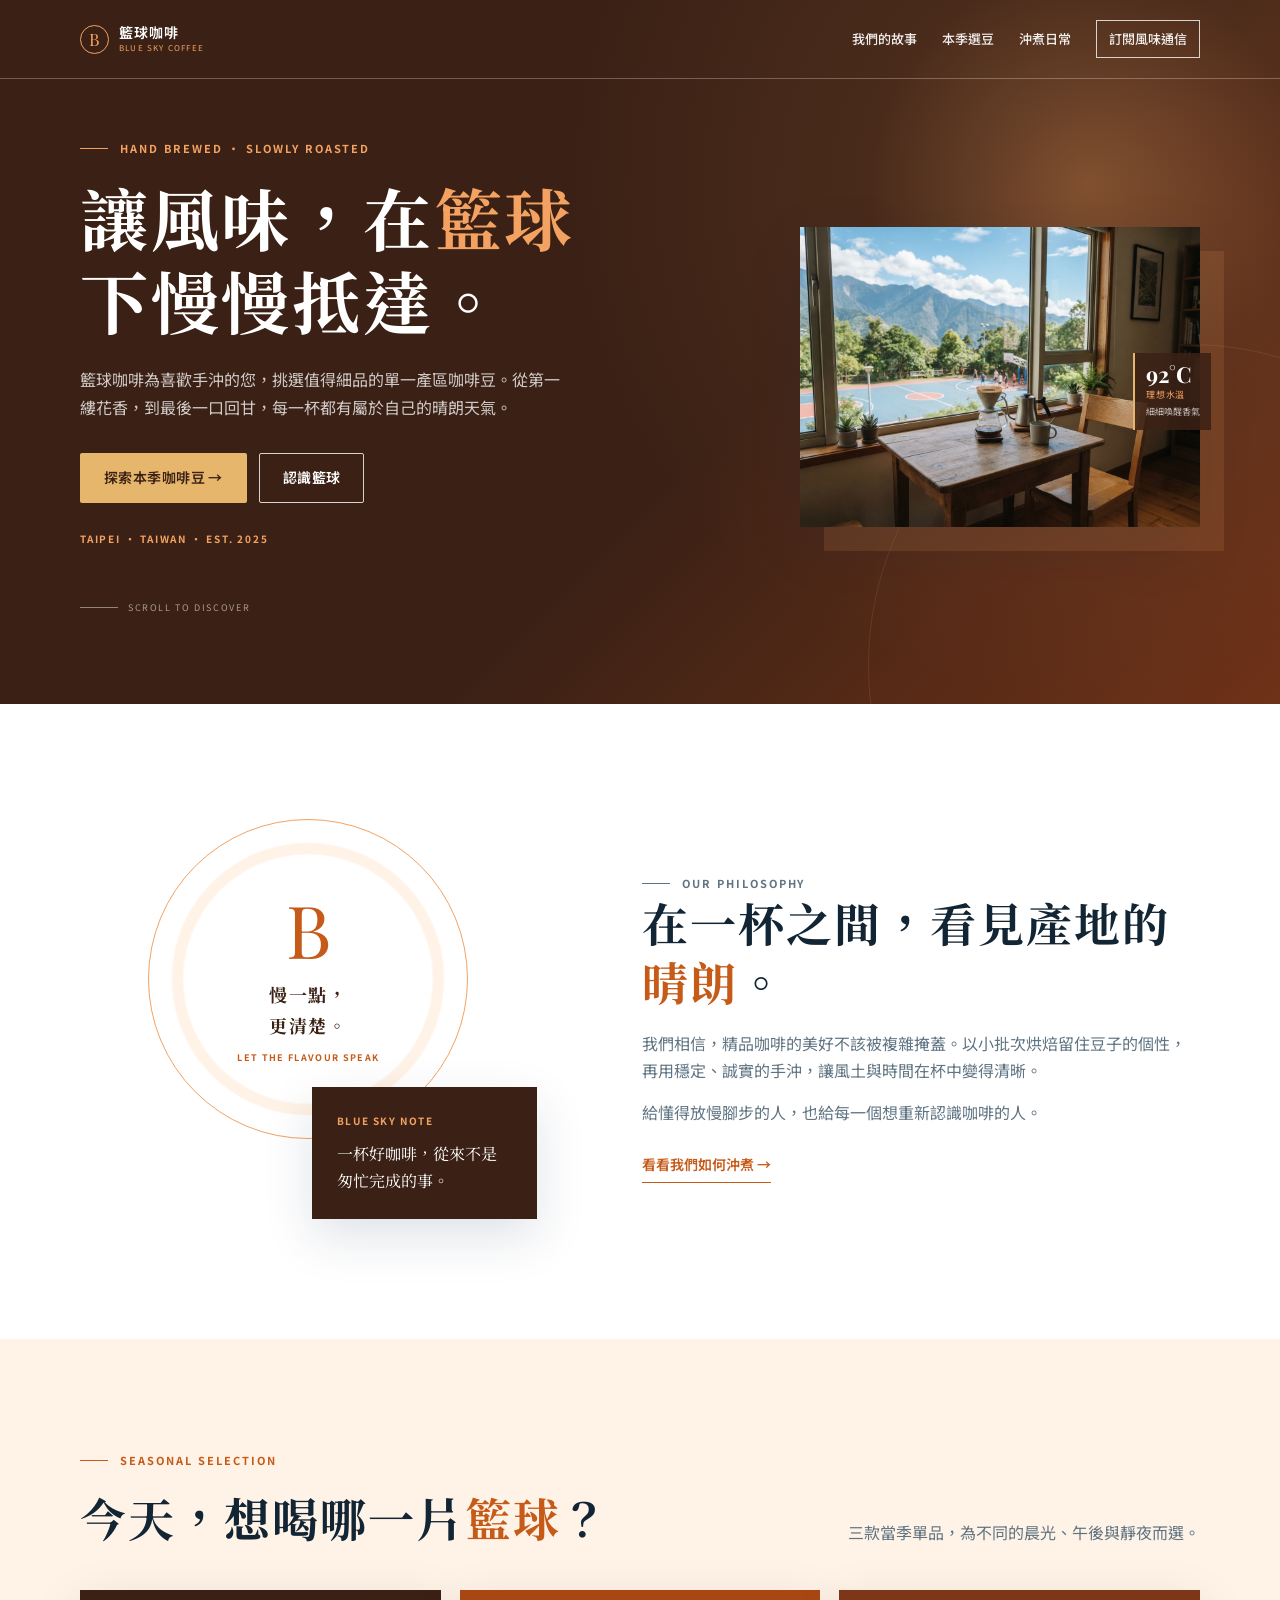
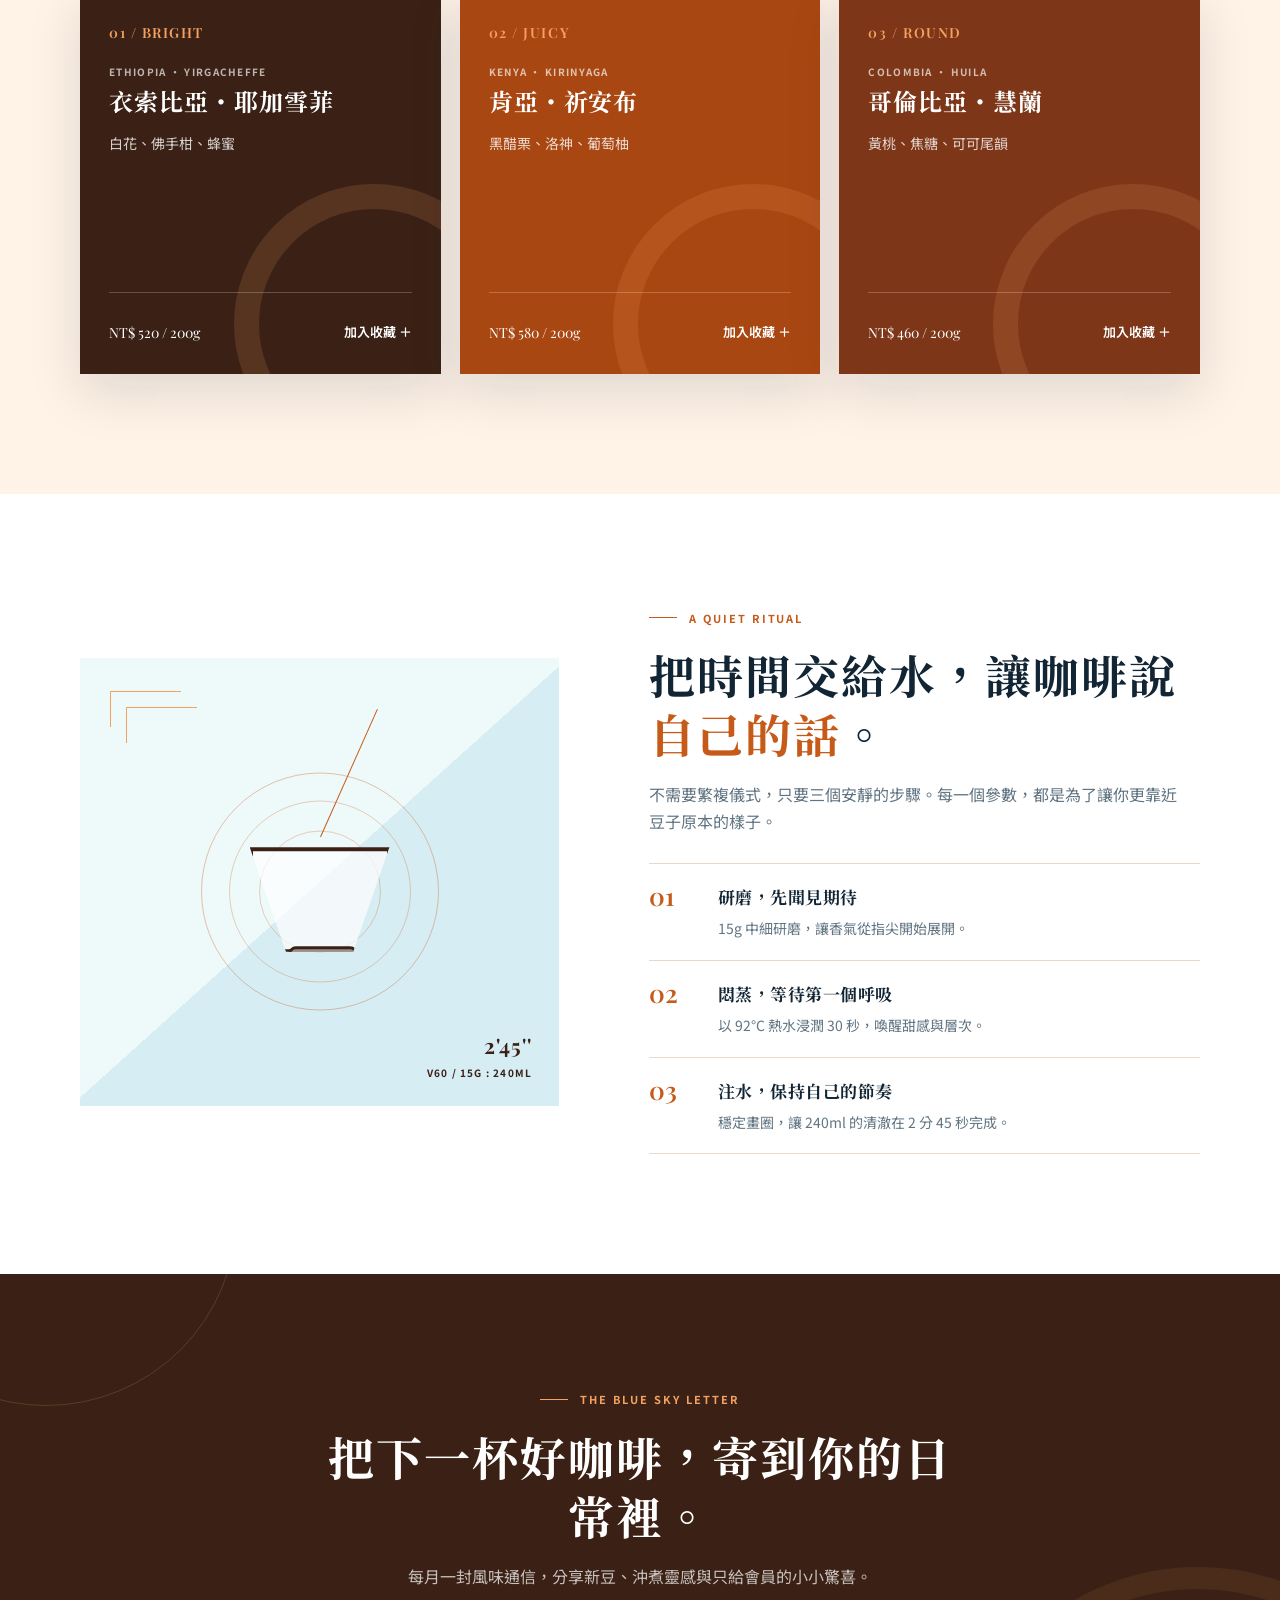
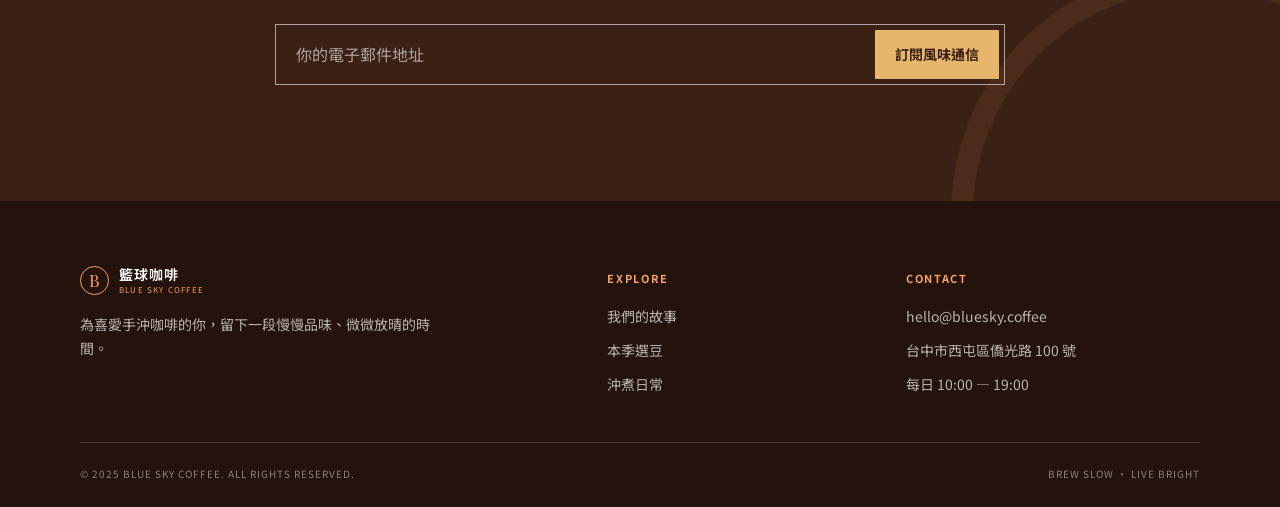
<file: onepage1/index.html>
<!DOCTYPE html>
<html lang="zh-Hant">
<head>
  <meta charset="UTF-8">
  <meta name="viewport" content="width=device-width, initial-scale=1.0">
  <meta name="description" content="籃球咖啡，為手沖咖啡愛好者挑選當季精品咖啡豆，讓每一杯都清澈、明亮、值得細品。">
  <title>籃球咖啡｜讓風味，慢慢抵達</title>
  <link rel="preconnect" href="https://fonts.googleapis.com">
  <link rel="preconnect" href="https://fonts.gstatic.com" crossorigin>
  <link href="https://fonts.googleapis.com/css2?family=Noto+Sans+TC:wght@400;500;600;700&family=Noto+Serif+TC:wght@500;600;700;900&family=Playfair+Display:ital,wght@0,600;0,700;1,600&display=swap" rel="stylesheet">
  <style>
    :root {
      --navy: #3b2115;
      --blue: #c65a18;
      --sky: #f4a261;
      --mist: #fff2e6;
      --cream: #fbfaf6;
      --ink: #122534;
      --muted: #607482;
      --line: #ead8c8;
      --sand: #e5b66b;
      --shadow: 0 18px 50px rgba(6, 39, 66, .13);
    }

    * { box-sizing: border-box; }
    html { scroll-behavior: smooth; }
    body {
      margin: 0;
      background: var(--cream);
      color: var(--ink);
      font-family: "Noto Sans TC", sans-serif;
      font-size: 16px;
      line-height: 1.7;
    }
    a { color: inherit; text-decoration: none; }
    button, input { font: inherit; }
    button { cursor: pointer; }
    :focus-visible { outline: 3px solid var(--sky); outline-offset: 4px; }

    .wrap { width: min(1120px, calc(100% - 48px)); margin-inline: auto; }
    .eyebrow {
      display: flex;
      align-items: center;
      gap: 12px;
      margin: 0 0 18px;
      color: var(--blue);
      font-size: 11px;
      font-weight: 700;
      letter-spacing: .18em;
    }
    .eyebrow::before { width: 28px; height: 1px; background: currentColor; content: ""; }
    .section-title {
      margin: 0;
      font-family: "Noto Serif TC", serif;
      font-size: clamp(30px, 4vw, 46px);
      font-weight: 700;
      letter-spacing: .045em;
      line-height: 1.28;
    }
    .accent { color: var(--blue); }
    .section-copy { margin: 18px 0 0; color: var(--muted); }
    .button, .text-link {
      display: inline-flex;
      align-items: center;
      justify-content: center;
      min-height: 50px;
      padding: 11px 23px;
      border: 1px solid transparent;
      border-radius: 2px;
      font-size: 14px;
      font-weight: 600;
      letter-spacing: .03em;
      transition: background-color .25s ease, color .25s ease, border-color .25s ease, transform .25s ease;
    }
    .button:hover, .text-link:hover { transform: translateY(-2px); }
    .button-primary { background: var(--sand); color: var(--navy); }
    .button-primary:hover { background: #f0ca84; }
    .button-outline { border-color: rgba(255,255,255,.8); color: #fff; }
    .button-outline:hover { background: #fff; color: var(--navy); }

    .site-header {
      position: absolute;
      z-index: 10;
      top: 0;
      left: 0;
      width: 100%;
      border-bottom: 1px solid rgba(255,255,255,.27);
    }
    .navbar {
      display: flex;
      align-items: center;
      justify-content: space-between;
      min-height: 78px;
      gap: 24px;
    }
    .brand { display: inline-flex; align-items: center; gap: 10px; color: #fff; }
    .brand-mark {
      display: grid;
      width: 29px;
      height: 29px;
      place-items: center;
      border: 1px solid var(--sky);
      border-radius: 50%;
      color: var(--sky);
      font-family: "Playfair Display", serif;
      font-size: 17px;
      line-height: 1;
    }
    .brand-copy { display: grid; line-height: 1.1; }
    .brand-copy strong { font-size: 14px; font-weight: 600; letter-spacing: .08em; }
    .brand-copy small { margin-top: 4px; color: var(--sky); font-size: 8px; letter-spacing: .15em; }
    .nav-links { display: flex; align-items: center; gap: 25px; }
    .nav-links a { position: relative; color: rgba(255,255,255,.92); font-size: 13px; font-weight: 500; white-space: nowrap; }
    .nav-links a:not(.nav-cta)::after {
      position: absolute;
      right: 0;
      bottom: -7px;
      width: 0;
      height: 1px;
      background: var(--sky);
      content: "";
      transition: width .25s ease;
    }
    .nav-links a:not(.nav-cta):hover::after { right: auto; left: 0; width: 100%; }
    .nav-links .nav-cta { padding: 7px 12px; border: 1px solid rgba(255,255,255,.78); }
    .nav-links .nav-cta:hover { background: #fff; color: var(--navy); }
    .menu-toggle { display: none; padding: 4px; border: 0; background: transparent; color: #fff; font-size: 24px; line-height: 1; }

    .hero {
      position: relative;
      display: flex;
      min-height: 704px;
      overflow: hidden;
      align-items: stretch;
      background:
        radial-gradient(circle at 85% 26%, rgba(244,162,97,.35) 0, rgba(244,162,97,.08) 18%, transparent 43%),
        linear-gradient(135deg, #3b2115 0%, #3b2115 58%, #6f3218 100%);
      color: #fff;
    }
    .hero::after {
      position: absolute;
      z-index: 0;
      right: -18vw;
      bottom: -22vw;
      width: 50vw;
      height: 50vw;
      border: 1px solid rgba(244,162,97,.13);
      border-radius: 50%;
      content: "";
    }
    .hero-grid {
      position: relative;
      z-index: 1;
      display: grid;
      grid-template-columns: 1.02fr .98fr;
      gap: 45px;
      align-items: center;
      padding-top: 122px;
      padding-bottom: 72px;
    }
    .hero-content { max-width: 560px; }
    .hero .eyebrow { color: var(--sky); }
    .hero-title {
      max-width: 540px;
      margin: 0;
      font-family: "Noto Serif TC", serif;
      font-size: clamp(42px, 5.5vw, 68px);
      font-weight: 700;
      letter-spacing: .04em;
      line-height: 1.22;
    }
    .hero-title .sky-word { color: var(--sky); }
    .hero-lede { max-width: 490px; margin: 25px 0 0; color: rgba(255,255,255,.76); }
    .hero-actions { display: flex; flex-wrap: wrap; gap: 12px; margin-top: 32px; }
    .hero-meta { margin: 27px 0 0; color: var(--sky); font-size: 10px; font-weight: 700; letter-spacing: .18em; }
    .scroll-note { display: flex; align-items: center; gap: 10px; margin: 53px 0 0; color: rgba(255,255,255,.55); font-size: 9px; letter-spacing: .18em; }
    .scroll-note::before { width: 38px; height: 1px; background: rgba(255,255,255,.45); content: ""; }

    .hero-art {
      position: relative;
      width: min(100%, 400px);
      height: 300px;
      min-height: 0;
      margin-left: auto;
      overflow: visible;
      aspect-ratio: auto;
      border: 0;
      background: transparent;
      box-shadow: none;
    }
    .hero-photo { width: 400px; height: 300px; object-fit: cover; box-shadow: 24px 24px 0 rgba(244,162,97,.13), var(--shadow); }
    .window-frame { position: absolute; inset: 0; border: 12px solid #e8d4ae; box-shadow: inset 0 0 0 2px rgba(59,33,21,.18); }
    .window-frame::before, .window-frame::after { position: absolute; background: rgba(59,33,21,.25); content: ""; }
    .window-frame::before { top: 0; bottom: 0; left: 49%; width: 4px; }
    .window-frame::after { top: 46%; right: 0; left: 0; height: 4px; }
    .sun { position: absolute; top: 16%; right: 17%; width: 77px; height: 77px; border-radius: 50%; background: #fff2be; box-shadow: 0 0 45px 22px rgba(255,228,150,.42); }
    .mountain { position: absolute; bottom: 28%; width: 75%; height: 36%; clip-path: polygon(0 100%, 35% 15%, 48% 50%, 63% 0, 100% 100%); background: #497b83; opacity: .9; }
    .mountain.one { left: -12%; }
    .mountain.two { right: -27%; bottom: 27%; background: #30616b; transform: scaleX(-1); opacity: .75; }
    .tabletop { position: absolute; right: -8%; bottom: -7%; left: -8%; height: 33%; background: linear-gradient(#643e2e 0%, #3d251e 100%); transform: perspective(200px) rotateX(10deg); }
    .chair { position: absolute; right: 7%; bottom: 18%; width: 100px; height: 112px; border: 12px solid #543126; border-bottom: 0; border-radius: 48px 48px 0 0; opacity: .8; }
    .chair::after { position: absolute; bottom: -75px; left: 14px; width: 8px; height: 75px; background: #543126; box-shadow: 53px 0 #543126; content: ""; }
    .coffee-vessel { position: absolute; bottom: 14%; left: 28%; width: 112px; height: 105px; }
    .coffee-vessel .dripper { position: absolute; top: 0; left: 29px; width: 53px; height: 45px; border: 3px solid #d8e7e1; border-radius: 5px 5px 22px 22px; background: linear-gradient(135deg, rgba(222,246,240,.75), rgba(124,180,181,.2)); clip-path: polygon(0 0, 100% 0, 78% 100%, 22% 100%); }
    .coffee-vessel .carafe { position: absolute; bottom: 0; left: 17px; width: 78px; height: 68px; border: 3px solid #d8e7e1; border-radius: 10px 10px 23px 23px; background: linear-gradient(to top, rgba(56,29,19,.82) 0 38%, rgba(190,228,227,.24) 39%); }
    .coffee-vessel .carafe::before { position: absolute; top: -20px; left: 24px; width: 26px; height: 22px; border: 3px solid #d8e7e1; border-bottom: 0; border-radius: 50% 50% 0 0; content: ""; }
    .steam { position: absolute; bottom: 59%; left: 49%; width: 23px; height: 58px; border-left: 2px solid rgba(255,255,255,.63); border-radius: 50%; transform: rotate(16deg); }
    .steam::after { position: absolute; top: -5px; left: 14px; width: 18px; height: 48px; border-right: 2px solid rgba(255,255,255,.44); border-radius: 50%; content: ""; }
    .art-label { position: absolute; z-index: 3; right: -11px; top: 42%; display: grid; gap: 2px; padding: 10px 11px; border-left: 2px solid var(--sand); background: rgba(59,33,21,.86); color: #fff; }
    .art-label strong { font-family: "Playfair Display", serif; font-size: 22px; line-height: 1; }
    .art-label span { color: var(--sky); font-size: 9px; letter-spacing: .09em; }
    .art-label small { color: rgba(255,255,255,.72); font-size: 9px; }

    .story { padding: 115px 0 120px; background: #fff; }
    .story-grid { display: grid; grid-template-columns: .9fr 1.1fr; gap: clamp(45px, 9vw, 105px); align-items: center; }
    .story-visual { position: relative; min-height: 400px; }
    .story-seal {
      display: grid;
      width: 320px;
      height: 320px;
      place-content: center;
      margin: 0 auto;
      border: 1px solid var(--sky);
      border-radius: 50%;
      background: radial-gradient(circle, #fff 0 55%, #fff2e6 56% 60%, #fff 61%);
      color: var(--navy);
      text-align: center;
    }
    .story-seal::before { display: block; margin-bottom: 14px; color: var(--blue); content: "B"; font-family: "Playfair Display", serif; font-size: 73px; line-height: 1; }
    .story-seal strong { font-family: "Noto Serif TC", serif; font-size: 18px; letter-spacing: .09em; }
    .story-seal span { margin-top: 10px; color: var(--blue); font-size: 9px; font-weight: 700; letter-spacing: .15em; }
    .note-card { position: absolute; right: 0; bottom: 0; width: min(225px, 57%); padding: 25px; background: var(--navy); color: #fff; box-shadow: var(--shadow); }
    .note-card p:first-child { margin: 0; color: var(--sky); font-size: 10px; font-weight: 700; letter-spacing: .16em; }
    .note-card p:last-child { margin: 12px 0 0; font-family: "Noto Serif TC", serif; font-size: 16px; line-height: 1.65; }
    .story-content p { margin: 19px 0 0; color: var(--muted); }
    .story-content p + p { margin-top: 15px; }
    .underlined-link { display: inline-flex; margin-top: 27px; padding-bottom: 5px; border-bottom: 1px solid var(--blue); color: var(--blue); font-size: 14px; font-weight: 600; transition: gap .2s ease; }
    .underlined-link:hover { gap: 8px; }

    .coffee { padding: 112px 0 120px; background: var(--mist); }
    .coffee-heading { display: flex; align-items: end; justify-content: space-between; gap: 32px; margin-bottom: 43px; }
    .coffee-heading .section-copy { max-width: 365px; }
    .coffee-grid { display: grid; grid-template-columns: repeat(3, 1fr); gap: 19px; }
    .coffee-card {
      position: relative;
      display: flex;
      min-height: 384px;
      overflow: hidden;
      flex-direction: column;
      padding: 31px 29px 25px;
      background: var(--navy);
      color: #fff;
      box-shadow: var(--shadow);
    }
    .coffee-card:nth-child(2) { background: #a94712; }
    .coffee-card:nth-child(3) { background: #7d3618; }
    .coffee-card::after { position: absolute; right: -73px; bottom: -90px; width: 230px; height: 230px; border: 25px solid rgba(244,162,97,.15); border-radius: 50%; content: ""; }
    .coffee-card > * { position: relative; z-index: 1; }
    .bean-no { margin: 0; color: var(--sky); font-family: "Playfair Display", serif; font-size: 14px; font-weight: 600; letter-spacing: .11em; }
    .origin { margin: 19px 0 5px; color: rgba(255,255,255,.67); font-size: 10px; font-weight: 700; letter-spacing: .13em; }
    .bean-name { margin: 0; font-family: "Noto Serif TC", serif; font-size: 24px; font-weight: 700; letter-spacing: .04em; line-height: 1.35; }
    .flavour { margin: 14px 0 0; color: rgba(255,255,255,.79); font-size: 14px; }
    .coffee-bottom { display: flex; align-items: center; justify-content: space-between; gap: 13px; margin-top: auto; padding-top: 23px; border-top: 1px solid rgba(255,255,255,.22); }
    .price { font-family: "Playfair Display", serif; font-size: 14px; white-space: nowrap; }
    .save-button { padding: 5px 0; border: 0; background: transparent; color: #fff; font-size: 13px; font-weight: 600; white-space: nowrap; transition: color .2s ease; }
    .save-button:hover { color: var(--sand); }

    .brew { padding: 115px 0 120px; background: #fff; }
    .brew-grid { display: grid; grid-template-columns: .93fr 1.07fr; gap: clamp(44px, 7vw, 90px); align-items: center; }
    .brew-art { position: relative; min-height: 448px; overflow: hidden; background: linear-gradient(138deg, #eef9fa 0 50%, #d6edf3 50% 100%); }
    .brew-art::before { position: absolute; top: 33px; left: 30px; width: 70px; height: 35px; border-top: 1px solid var(--sky); border-left: 1px solid var(--sky); content: ""; }
    .brew-art::after { position: absolute; top: 49px; left: 46px; width: 70px; height: 35px; border-top: 1px solid var(--sky); border-left: 1px solid var(--sky); content: ""; }
    .pour-rings { position: absolute; top: 50%; left: 50%; width: 238px; height: 238px; border: 1px solid rgba(198,90,24,.35); border-radius: 50%; transform: translate(-50%,-46%); }
    .pour-rings::before, .pour-rings::after { position: absolute; border: 1px solid rgba(198,90,24,.28); border-radius: 50%; content: ""; }
    .pour-rings::before { inset: 27px; }
    .pour-rings::after { inset: 57px; }
    .pour-line { position: absolute; top: 39px; left: 50%; width: 1px; height: 140px; background: var(--blue); transform: rotate(24deg); transform-origin: bottom; }
    .v60 { position: absolute; top: 50%; left: 50%; width: 140px; height: 105px; border: 3px solid var(--navy); border-top-width: 4px; background: rgba(255,255,255,.7); clip-path: polygon(0 0, 100% 0, 74% 100%, 26% 100%); transform: translate(-50%,-33%); }
    .v60::after { position: absolute; bottom: -61px; left: 35px; width: 64px; height: 58px; border: 3px solid var(--navy); border-radius: 8px 8px 19px 19px; background: linear-gradient(to top, #6c3924 0 31%, rgba(255,255,255,.5) 32%); content: ""; }
    .brew-caption { position: absolute; right: 27px; bottom: 25px; display: grid; color: var(--navy); text-align: right; }
    .brew-caption strong { font-family: "Playfair Display", serif; font-size: 21px; letter-spacing: .05em; }
    .brew-caption span { font-size: 10px; font-weight: 700; letter-spacing: .12em; }
    .brew-content .section-copy { max-width: 530px; }
    .brew-steps { margin-top: 28px; border-top: 1px solid var(--line); }
    .brew-step { display: grid; grid-template-columns: 55px 1fr; gap: 14px; padding: 19px 0; border-bottom: 1px solid var(--line); }
    .step-no { color: var(--blue); font-family: "Playfair Display", serif; font-size: 25px; font-weight: 600; line-height: 1; }
    .brew-step h3 { margin: 0; font-family: "Noto Serif TC", serif; font-size: 17px; letter-spacing: .03em; }
    .brew-step p { margin: 5px 0 0; color: var(--muted); font-size: 14px; }

    .visit { position: relative; overflow: hidden; padding: 116px 0; background: var(--navy); color: #fff; text-align: center; }
    .visit::before, .visit::after { position: absolute; width: 380px; height: 380px; border: 1px solid rgba(244,162,97,.19); border-radius: 50%; content: ""; }
    .visit::before { top: -250px; left: -145px; }
    .visit::after { right: -165px; bottom: -260px; width: 450px; height: 450px; border-width: 22px; opacity: .45; }
    .visit .wrap { position: relative; z-index: 1; max-width: 730px; }
    .visit .eyebrow { justify-content: center; color: var(--sky); }
    .visit .section-title { max-width: 670px; margin-inline: auto; }
    .visit .section-copy { max-width: 535px; margin-inline: auto; color: rgba(255,255,255,.72); }
    .subscribe-form { display: flex; margin: 34px auto 0; padding: 5px; border: 1px solid rgba(255,255,255,.58); }
    .subscribe-form input { min-width: 0; flex: 1; padding: 11px 15px; border: 0; outline: 0; background: transparent; color: #fff; }
    .subscribe-form input::placeholder { color: rgba(255,255,255,.58); }
    .subscribe-form button { min-height: 48px; padding: 10px 20px; border: 0; border-radius: 1px; background: var(--sand); color: var(--navy); font-size: 14px; font-weight: 700; transition: background .2s ease; }
    .subscribe-form button:hover { background: #f1ca83; }

    .site-footer { padding: 65px 0 25px; background: #24130d; color: rgba(255,255,255,.68); }
    .footer-grid { display: grid; grid-template-columns: 1.45fr .75fr .9fr; gap: 54px; padding-bottom: 46px; }
    .footer-brand .brand { margin-bottom: 18px; }
    .footer-brand p { max-width: 355px; margin: 0; font-size: 14px; }
    .footer-heading { margin: 3px 0 17px; color: var(--sky); font-size: 11px; font-weight: 700; letter-spacing: .15em; }
    .footer-links, .footer-contact { display: grid; gap: 10px; font-size: 14px; }
    .footer-links a:hover, .footer-contact a:hover { color: #fff; }
    .footer-bottom { display: flex; justify-content: space-between; gap: 18px; padding-top: 22px; border-top: 1px solid rgba(255,255,255,.17); color: rgba(255,255,255,.47); font-size: 10px; letter-spacing: .1em; }

    .toast {
      position: fixed;
      z-index: 20;
      right: 22px;
      bottom: 22px;
      max-width: min(360px, calc(100% - 44px));
      padding: 13px 18px;
      border-left: 3px solid var(--sand);
      background: var(--navy);
      box-shadow: var(--shadow);
      color: #fff;
      font-size: 14px;
      opacity: 0;
      pointer-events: none;
      transform: translateY(12px);
      transition: opacity .22s ease, transform .22s ease;
    }
    .toast.show { opacity: 1; transform: translateY(0); }
    .reveal { opacity: 0; transform: translateY(18px); transition: opacity .65s ease, transform .65s ease; }
    .reveal.visible { opacity: 1; transform: translateY(0); }

    @media (max-width: 820px) {
      .navbar { position: relative; }
      .menu-toggle { display: block; }
      .nav-links {
        position: absolute;
        top: 100%;
        right: -24px;
        left: -24px;
        display: grid;
        max-height: 0;
        overflow: hidden;
        gap: 0;
        background: #30190f;
        transition: max-height .32s ease;
      }
      .nav-links.open { max-height: 300px; }
      .nav-links a { padding: 12px 24px; border-top: 1px solid rgba(255,255,255,.1); }
      .nav-links .nav-cta { margin: 8px 24px 16px; padding: 9px 12px; text-align: center; }
      .hero { min-height: 710px; }
      .hero-grid { grid-template-columns: 1fr; gap: 17px; padding-top: 112px; }
      .hero-content { max-width: 640px; }
      .scroll-note { margin-top: 29px; }
      .hero-art { width: min(100%, 330px); height: 248px; min-height: 0; max-height: none; margin: 0; }
      .hero-photo { width: 330px; height: 248px; }
      .coffee-grid { grid-template-columns: repeat(2, 1fr); }
      .coffee-card:nth-child(3) { grid-column: span 2; }
      .story-grid, .brew-grid { grid-template-columns: 1fr; }
      .story-visual { max-width: 520px; width: 100%; margin: auto; }
      .brew-art { max-width: 540px; width: 100%; margin: auto; }
      .footer-grid { grid-template-columns: 1fr 1fr; }
      .footer-brand { grid-column: 1 / -1; }
    }

    @media (max-width: 560px) {
      .wrap { width: calc(100% - 34px); }
      .navbar { min-height: 70px; }
      .brand-copy strong { font-size: 13px; }
      .hero { min-height: 680px; }
      .hero-grid { padding-top: 98px; padding-bottom: 34px; }
      .hero-title { font-size: 40px; }
      .hero-lede { margin-top: 16px; font-size: 14px; line-height: 1.7; }
      .hero-actions { margin-top: 23px; }
      .hero-actions .button { flex: 1; padding-inline: 13px; }
      .hero-meta { margin-top: 18px; }
      .hero-art { width: 260px; height: 195px; min-height: 0; max-height: none; }
      .hero-photo { width: 260px; height: 195px; }
      .art-label { display: none; }
      .sun { width: 49px; height: 49px; }
      .coffee-vessel { bottom: 9%; left: 25%; transform: scale(.72); transform-origin: bottom left; }
      .chair { transform: scale(.72); transform-origin: bottom right; }
      .story, .coffee, .brew, .visit { padding: 76px 0; }
      .story-seal { width: 245px; height: 245px; }
      .story-seal::before { margin-bottom: 8px; font-size: 54px; }
      .story-seal strong { font-size: 15px; }
      .story-visual { min-height: 315px; }
      .note-card { width: 185px; padding: 18px; }
      .note-card p:last-child { font-size: 14px; }
      .coffee-heading { display: block; margin-bottom: 30px; }
      .coffee-heading .section-copy { margin-top: 14px; }
      .coffee-grid { grid-template-columns: 1fr; }
      .coffee-card, .coffee-card:nth-child(3) { min-height: 330px; grid-column: auto; }
      .brew-art { min-height: 310px; }
      .pour-rings { width: 185px; height: 185px; }
      .v60 { transform: translate(-50%,-28%) scale(.82); }
      .subscribe-form { display: grid; gap: 6px; padding: 5px; }
      .subscribe-form input, .subscribe-form button { width: 100%; }
      .footer-grid { grid-template-columns: 1fr; gap: 32px; }
      .footer-brand { grid-column: auto; }
      .footer-bottom { display: grid; gap: 9px; }
    }

    @media (prefers-reduced-motion: reduce) {
      html { scroll-behavior: auto; }
      *, *::before, *::after { transition-duration: .01ms !important; animation-duration: .01ms !important; animation-iteration-count: 1 !important; }
      .reveal { opacity: 1; transform: none; }
    }
  </style>
</head>
<body>
  <header class="site-header" id="top">
    <nav class="wrap navbar" aria-label="主要導覽">
      <a class="brand" href="#top" aria-label="回到籃球咖啡首頁">
        <span class="brand-mark" aria-hidden="true">B</span>
        <span class="brand-copy"><strong>籃球咖啡</strong><small>BLUE SKY COFFEE</small></span>
      </a>
      <button class="menu-toggle" type="button" aria-controls="navLinks" aria-expanded="false" aria-label="開啟導覽選單">☰</button>
      <div class="nav-links" id="navLinks">
        <a href="#story">我們的故事</a>
        <a href="#coffee">本季選豆</a>
        <a href="#brew">沖煮日常</a>
        <a class="nav-cta" href="#visit">訂閱風味通信</a>
      </div>
    </nav>
  </header>

  <main>
    <section class="hero" aria-labelledby="heroTitle">
      <div class="wrap hero-grid">
        <div class="hero-content">
          <p class="eyebrow">HAND BREWED · SLOWLY ROASTED</p>
          <h1 class="hero-title" id="heroTitle">讓風味，在<span class="sky-word">籃球</span>下慢慢抵達。</h1>
          <p class="hero-lede">籃球咖啡為喜歡手沖的您，挑選值得細品的單一產區咖啡豆。從第一縷花香，到最後一口回甘，每一杯都有屬於自己的晴朗天氣。</p>
          <div class="hero-actions">
            <a class="button button-primary" href="#coffee">探索本季咖啡豆 →</a>
            <a class="button button-outline" href="#story">認識籃球</a>
          </div>
          <p class="hero-meta">TAIPEI · TAIWAN · EST. 2025</p>
          <p class="scroll-note">SCROLL TO DISCOVER</p>
        </div>

        <div class="hero-art" aria-hidden="true">
          <img class="hero-photo" src="images/egg.png" width="400" height="300" alt="籃球咖啡" onerror="this.onerror=null;this.src='images/egg.jpg';">
          <span class="art-label"><strong>92°C</strong><span>理想水溫</span><small>細細喚醒香氣</small></span>
        </div>
      </div>
    </section>

    <section class="story" id="story" aria-labelledby="storyTitle">
      <div class="wrap story-grid">
        <div class="story-visual reveal" aria-hidden="true">
          <div class="story-seal"><strong>慢一點，<br>更清楚。</strong><span>LET THE FLAVOUR SPEAK</span></div>
          <div class="note-card"><p>BLUE SKY NOTE</p><p>一杯好咖啡，從來不是匆忙完成的事。</p></div>
        </div>
        <div class="story-content reveal">
          <p class="eyebrow">OUR PHILOSOPHY</p>
          <h2 class="section-title" id="storyTitle">在一杯之間，看見產地的<span class="accent">晴朗</span>。</h2>
          <p>我們相信，精品咖啡的美好不該被複雜掩蓋。以小批次烘焙留住豆子的個性，再用穩定、誠實的手沖，讓風土與時間在杯中變得清晰。</p>
          <p>給懂得放慢腳步的人，也給每一個想重新認識咖啡的人。</p>
          <a class="underlined-link" href="#brew">看看我們如何沖煮 →</a>
        </div>
      </div>
    </section>

    <section class="coffee" id="coffee" aria-labelledby="coffeeTitle">
      <div class="wrap">
        <div class="coffee-heading reveal">
          <div>
            <p class="eyebrow">SEASONAL SELECTION</p>
            <h2 class="section-title" id="coffeeTitle">今天，想喝哪一片<span class="accent">籃球</span>？</h2>
          </div>
          <p class="section-copy">三款當季單品，為不同的晨光、午後與靜夜而選。</p>
        </div>
        <div class="coffee-grid">
          <article class="coffee-card reveal">
            <p class="bean-no">01 / BRIGHT</p>
            <p class="origin">ETHIOPIA · YIRGACHEFFE</p>
            <h3 class="bean-name">衣索比亞・耶加雪菲</h3>
            <p class="flavour">白花、佛手柑、蜂蜜</p>
            <div class="coffee-bottom"><span class="price">NT$ 520 / 200g</span><button class="save-button" type="button" data-coffee="衣索比亞・耶加雪菲">加入收藏 ＋</button></div>
          </article>
          <article class="coffee-card reveal">
            <p class="bean-no">02 / JUICY</p>
            <p class="origin">KENYA · KIRINYAGA</p>
            <h3 class="bean-name">肯亞・祈安布</h3>
            <p class="flavour">黑醋栗、洛神、葡萄柚</p>
            <div class="coffee-bottom"><span class="price">NT$ 580 / 200g</span><button class="save-button" type="button" data-coffee="肯亞・祈安布">加入收藏 ＋</button></div>
          </article>
          <article class="coffee-card reveal">
            <p class="bean-no">03 / ROUND</p>
            <p class="origin">COLOMBIA · HUILA</p>
            <h3 class="bean-name">哥倫比亞・慧蘭</h3>
            <p class="flavour">黃桃、焦糖、可可尾韻</p>
            <div class="coffee-bottom"><span class="price">NT$ 460 / 200g</span><button class="save-button" type="button" data-coffee="哥倫比亞・慧蘭">加入收藏 ＋</button></div>
          </article>
        </div>
      </div>
    </section>

    <section class="brew" id="brew" aria-labelledby="brewTitle">
      <div class="wrap brew-grid">
        <div class="brew-art reveal" aria-hidden="true">
          <span class="pour-rings"></span><span class="pour-line"></span><span class="v60"></span>
          <span class="brew-caption"><strong>2'45''</strong><span>V60 / 15G : 240ML</span></span>
        </div>
        <div class="brew-content reveal">
          <p class="eyebrow">A QUIET RITUAL</p>
          <h2 class="section-title" id="brewTitle">把時間交給水，讓咖啡說<span class="accent">自己的話</span>。</h2>
          <p class="section-copy">不需要繁複儀式，只要三個安靜的步驟。每一個參數，都是為了讓你更靠近豆子原本的樣子。</p>
          <div class="brew-steps">
            <div class="brew-step"><span class="step-no">01</span><div><h3>研磨，先聞見期待</h3><p>15g 中細研磨，讓香氣從指尖開始展開。</p></div></div>
            <div class="brew-step"><span class="step-no">02</span><div><h3>悶蒸，等待第一個呼吸</h3><p>以 92°C 熱水浸潤 30 秒，喚醒甜感與層次。</p></div></div>
            <div class="brew-step"><span class="step-no">03</span><div><h3>注水，保持自己的節奏</h3><p>穩定畫圈，讓 240ml 的清澈在 2 分 45 秒完成。</p></div></div>
          </div>
        </div>
      </div>
    </section>

    <section class="visit" id="visit" aria-labelledby="visitTitle">
      <div class="wrap reveal">
        <p class="eyebrow">THE BLUE SKY LETTER</p>
        <h2 class="section-title" id="visitTitle">把下一杯好咖啡，寄到你的日常裡。</h2>
        <p class="section-copy">每月一封風味通信，分享新豆、沖煮靈感與只給會員的小小驚喜。</p>
        <form class="subscribe-form" id="subscribeForm">
          <input type="email" aria-label="電子郵件地址" placeholder="你的電子郵件地址" required>
          <button type="submit">訂閱風味通信</button>
        </form>
      </div>
    </section>
  </main>

  <footer class="site-footer">
    <div class="wrap footer-grid">
      <div class="footer-brand">
        <a class="brand" href="#top" aria-label="回到籃球咖啡首頁"><span class="brand-mark" aria-hidden="true">B</span><span class="brand-copy"><strong>籃球咖啡</strong><small>BLUE SKY COFFEE</small></span></a>
        <p>為喜愛手沖咖啡的你，留下一段慢慢品味、微微放晴的時間。</p>
      </div>
      <div>
        <p class="footer-heading">EXPLORE</p>
        <div class="footer-links"><a href="#story">我們的故事</a><a href="#coffee">本季選豆</a><a href="#brew">沖煮日常</a></div>
      </div>
      <div>
        <p class="footer-heading">CONTACT</p>
        <div class="footer-contact"><a href="mailto:hello@bluesky.coffee">hello@bluesky.coffee</a><span>台中市西屯區僑光路 100 號</span><span>每日 10:00 — 19:00</span></div>
      </div>
    </div>
    <div class="wrap footer-bottom"><span>© 2025 BLUE SKY COFFEE. ALL RIGHTS RESERVED.</span><span>BREW SLOW · LIVE BRIGHT</span></div>
  </footer>

  <div class="toast" id="toast" role="status" aria-live="polite"></div>

  <script>
    const menuToggle = document.querySelector('.menu-toggle');
    const navLinks = document.querySelector('.nav-links');
    const toast = document.querySelector('#toast');
    let toastTimer;

    function closeMenu() {
      navLinks.classList.remove('open');
      menuToggle.setAttribute('aria-expanded', 'false');
      menuToggle.setAttribute('aria-label', '開啟導覽選單');
      menuToggle.textContent = '☰';
    }

    menuToggle.addEventListener('click', () => {
      const isOpen = navLinks.classList.toggle('open');
      menuToggle.setAttribute('aria-expanded', String(isOpen));
      menuToggle.setAttribute('aria-label', isOpen ? '關閉導覽選單' : '開啟導覽選單');
      menuToggle.textContent = isOpen ? '×' : '☰';
    });

    navLinks.querySelectorAll('a').forEach(link => link.addEventListener('click', closeMenu));

    function showToast(message) {
      window.clearTimeout(toastTimer);
      toast.textContent = message;
      toast.classList.add('show');
      toastTimer = window.setTimeout(() => toast.classList.remove('show'), 2600);
    }

    document.querySelectorAll('[data-coffee]').forEach(button => {
      button.addEventListener('click', () => showToast(`已將「${button.dataset.coffee}」加入你的收藏。`));
    });

    document.querySelector('#subscribeForm').addEventListener('submit', event => {
      event.preventDefault();
      const form = event.currentTarget;
      if (!form.checkValidity()) return;
      form.reset();
      showToast('謝謝訂閱，下一封晴朗的風味通信即將寄出。');
    });

    const reduceMotion = window.matchMedia('(prefers-reduced-motion: reduce)').matches;
    const revealItems = document.querySelectorAll('.reveal');
    if (reduceMotion || !('IntersectionObserver' in window)) {
      revealItems.forEach(item => item.classList.add('visible'));
    } else {
      const observer = new IntersectionObserver(entries => {
        entries.forEach(entry => {
          if (entry.isIntersecting) {
            entry.target.classList.add('visible');
            observer.unobserve(entry.target);
          }
        });
      }, { threshold: .12 });
      revealItems.forEach(item => observer.observe(item));
    }
  </script>
</body>
</html>
</file>
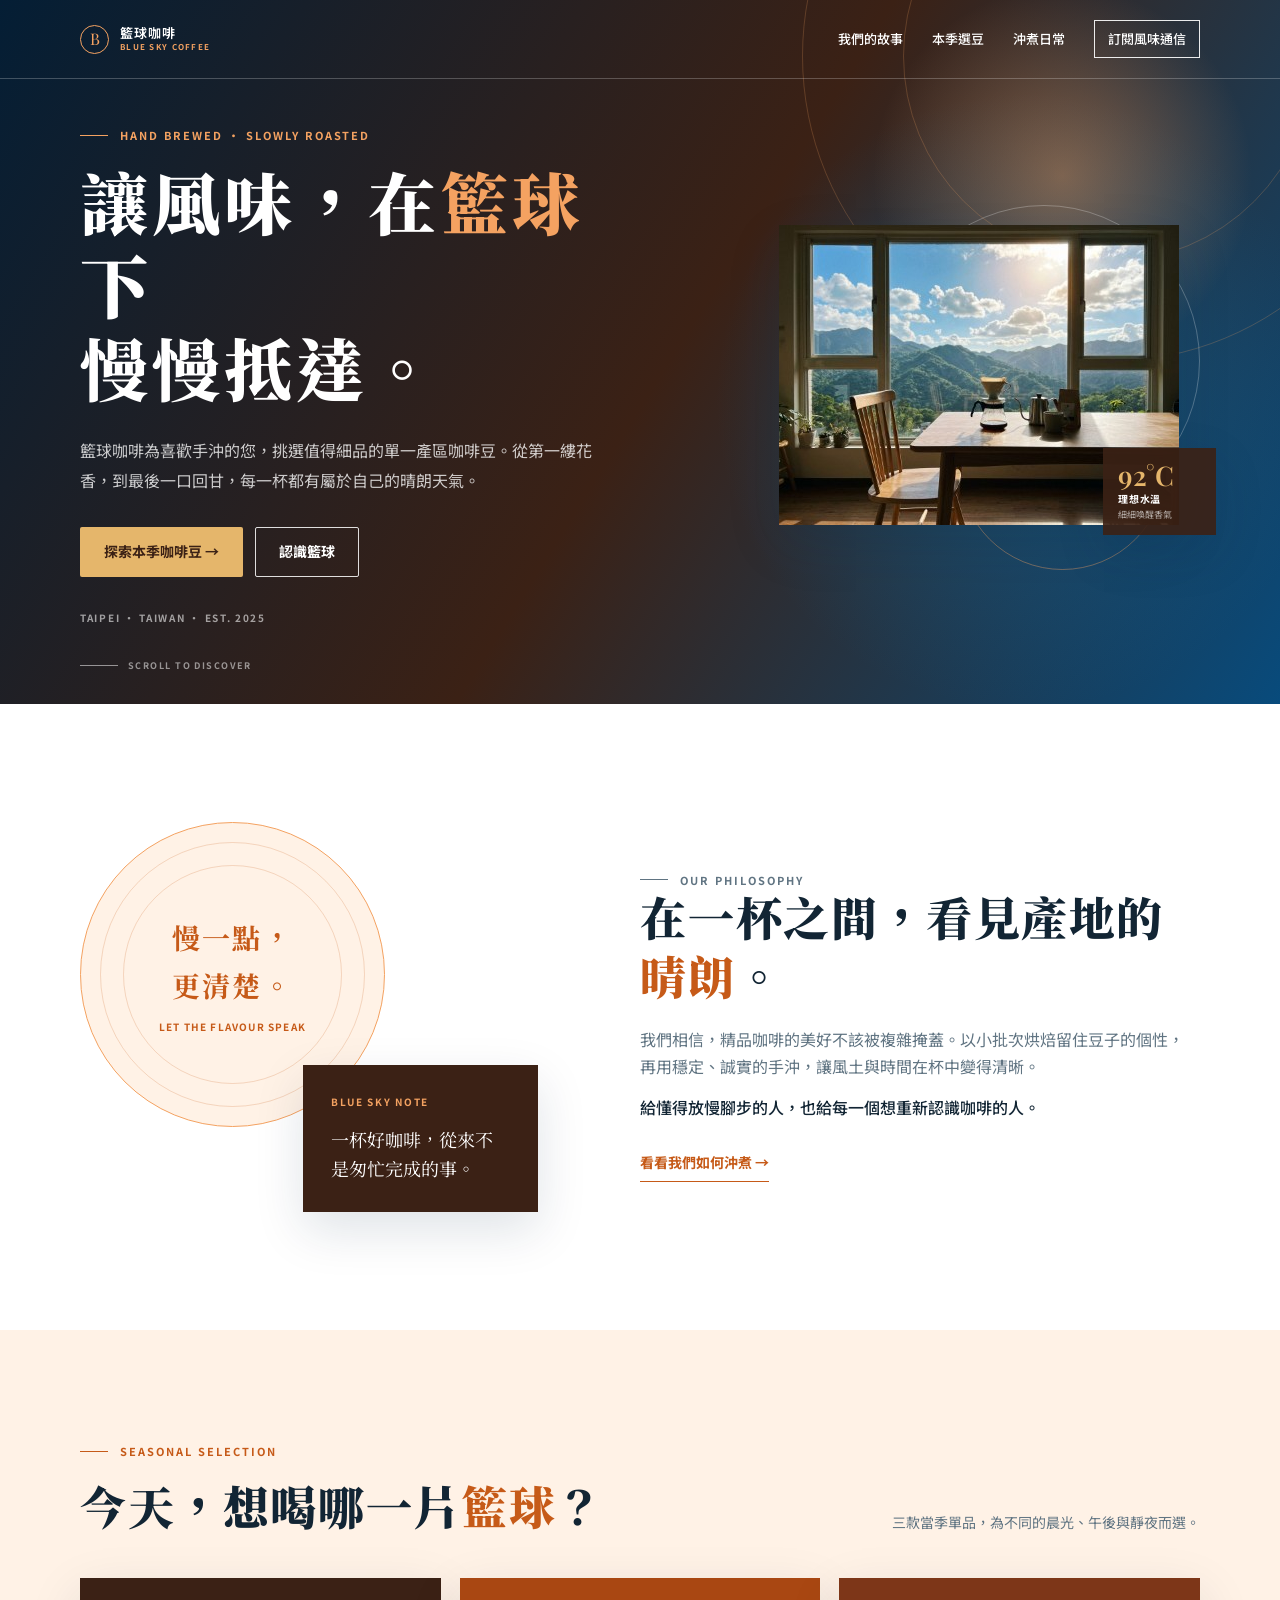
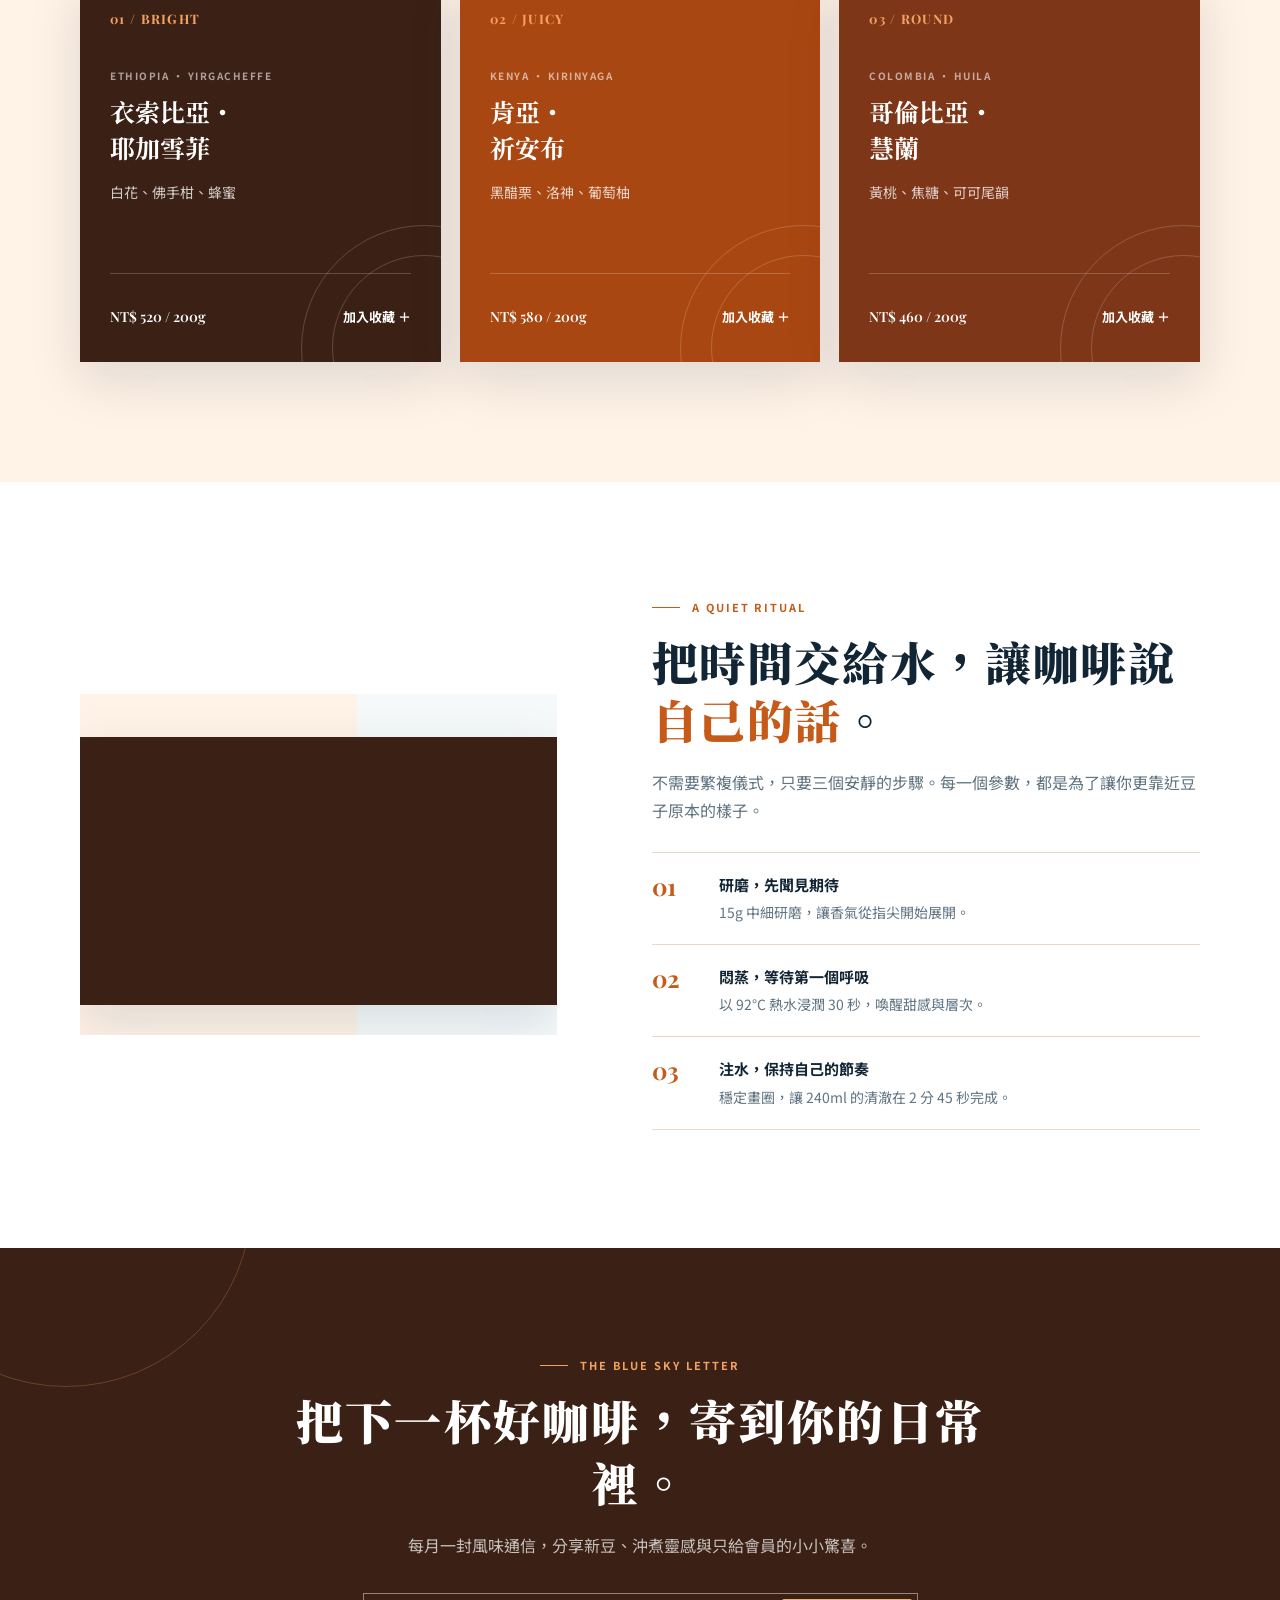
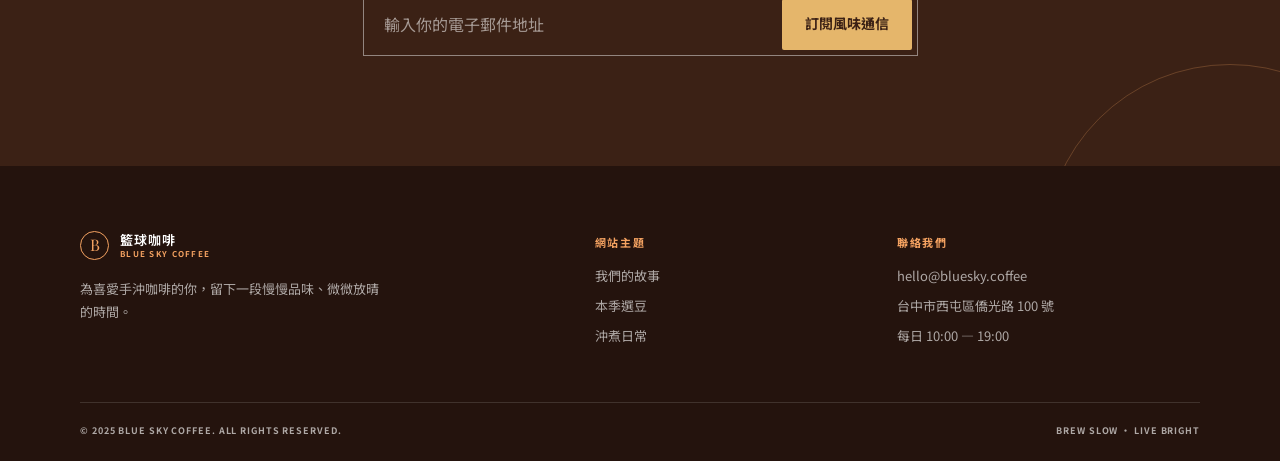
<file: onepage2/index.html>
<!DOCTYPE html>
<html lang="zh-Hant">
<head>
  <meta charset="UTF-8">
  <meta name="viewport" content="width=device-width, initial-scale=1.0">
  <meta name="description" content="籃球咖啡，為手沖咖啡愛好者挑選當季精品咖啡豆，讓每一杯都清澈、明亮、值得細品。">
  <title>籃球咖啡｜讓風味，慢慢抵達</title>
  <link rel="preconnect" href="https://fonts.googleapis.com">
  <link rel="preconnect" href="https://fonts.gstatic.com" crossorigin>
  <link href="https://fonts.googleapis.com/css2?family=Noto+Sans+TC:wght@400;500;600;700&family=Noto+Serif+TC:wght@600;700;900&family=Playfair+Display:wght@600;700&display=swap" rel="stylesheet">
  <style>
    :root {
      --navy: #3b2115;
      --blue: #c65a18;
      --sky: #f4a261;
      --mist: #fff2e6;
      --cream: #fbfaf6;
      --ink: #122534;
      --muted: #607482;
      --line: #ead8c8;
      --sand: #e5b66b;
      --shadow: 0 18px 50px rgba(6, 39, 66, .13);
    }

    * { box-sizing: border-box; }
    html { scroll-behavior: smooth; }
    body {
      margin: 0;
      color: var(--ink);
      background: var(--cream);
      font-family: "Noto Sans TC", sans-serif;
      font-size: 16px;
      line-height: 1.7;
      -webkit-font-smoothing: antialiased;
    }
    a { color: inherit; text-decoration: none; }
    button, input { font: inherit; }
    button { cursor: pointer; }
    img { display: block; max-width: 100%; }
    :focus-visible { outline: 3px solid var(--sky); outline-offset: 4px; }

    .wrap { width: min(1120px, calc(100% - 48px)); margin: 0 auto; }
    .eyebrow {
      display: flex;
      align-items: center;
      gap: 12px;
      margin: 0 0 17px;
      color: var(--blue);
      font-size: 11px;
      font-weight: 700;
      letter-spacing: .18em;
      line-height: 1.35;
    }
    .eyebrow::before { width: 28px; height: 1px; background: currentColor; content: ""; }
    .section-title {
      margin: 0;
      font-family: "Noto Serif TC", serif;
      font-size: clamp(30px, 4vw, 46px);
      font-weight: 900;
      letter-spacing: .035em;
      line-height: 1.28;
    }
    .blue-word { color: var(--blue); }
    .section-copy { margin: 20px 0 0; color: var(--muted); }
    .text-link {
      display: inline-block;
      margin-top: 29px;
      padding-bottom: 7px;
      border-bottom: 1px solid var(--blue);
      color: var(--blue);
      font-size: 14px;
      font-weight: 700;
      transition: color .2s ease, letter-spacing .2s ease;
    }
    .text-link:hover { color: var(--navy); letter-spacing: .04em; }

    /* Header */
    .site-header {
      position: absolute;
      z-index: 10;
      top: 0;
      left: 0;
      width: 100%;
      border-bottom: 1px solid rgba(255,255,255,.23);
      color: #fff;
    }
    .nav-bar {
      display: flex;
      align-items: center;
      justify-content: space-between;
      min-height: 78px;
    }
    .brand { display: inline-flex; align-items: center; gap: 11px; min-width: max-content; }
    .brand-mark {
      display: grid;
      width: 29px;
      height: 29px;
      place-items: center;
      border: 1px solid var(--sky);
      border-radius: 50%;
      color: var(--sky);
      font-family: "Playfair Display", serif;
      font-size: 16px;
      line-height: 1;
    }
    .brand-name { display: grid; gap: 0; font-size: 13px; font-weight: 600; letter-spacing: .08em; line-height: 1.3; }
    .brand-name small { color: var(--sky); font-size: 8px; font-weight: 700; letter-spacing: .16em; }
    .nav-links { display: flex; align-items: center; gap: 29px; list-style: none; margin: 0; padding: 0; }
    .nav-links a { position: relative; display: inline-block; padding: 8px 0; font-size: 13px; font-weight: 500; }
    .nav-links a:not(.nav-cta)::after {
      position: absolute;
      right: 0;
      bottom: 2px;
      width: 0;
      height: 1px;
      background: var(--sky);
      content: "";
      transition: width .25s ease;
    }
    .nav-links a:not(.nav-cta):hover::after { right: auto; left: 0; width: 100%; }
    .nav-links .nav-cta { padding: 7px 13px; border: 1px solid rgba(255,255,255,.9); transition: color .2s ease, background .2s ease; }
    .nav-links .nav-cta:hover { color: var(--navy); background: #fff; }
    .menu-toggle { display: none; border: 0; background: transparent; color: #fff; font-size: 26px; line-height: 1; }

    /* Hero */
    .hero {
      position: relative;
      isolation: isolate;
      display: grid;
      min-height: 704px;
      overflow: hidden;
      color: #fff;
      background:
        radial-gradient(circle at 83% 25%, rgba(244,162,97,.42), transparent 16%),
        radial-gradient(circle at 80% 57%, rgba(16,99,150,.52), transparent 28%),
        linear-gradient(122deg, #041e35 0%, var(--navy) 52%, #084b7c 100%);
    }
    .hero::before, .hero::after { position: absolute; z-index: -1; border: 1px solid rgba(244,162,97,.22); border-radius: 50%; content: ""; }
    .hero::before { width: 610px; height: 610px; top: -250px; right: -134px; }
    .hero::after { width: 410px; height: 410px; top: -150px; right: -35px; }
    .hero-inner { display: grid; grid-template-columns: 1.02fr .98fr; gap: 45px; align-items: center; width: min(1120px, calc(100% - 48px)); margin: 0 auto; padding: 122px 0 72px; }
    .hero .eyebrow { color: var(--sky); }
    .hero-title { max-width: 650px; margin: 0; font-family: "Noto Serif TC", serif; font-size: clamp(42px, 5.5vw, 68px); font-weight: 900; letter-spacing: .06em; line-height: 1.22; }
    .hero-title .sky-text { color: var(--sky); }
    .hero-lede { max-width: 535px; margin: 26px 0 0; color: rgba(255,255,255,.77); font-size: 16px; line-height: 1.9; }
    .hero-actions { display: flex; flex-wrap: wrap; gap: 12px; margin-top: 31px; }
    .button {
      display: inline-flex;
      align-items: center;
      justify-content: center;
      min-height: 50px;
      padding: 12px 23px;
      border: 1px solid transparent;
      border-radius: 2px;
      font-size: 14px;
      font-weight: 700;
      transition: transform .2s ease, box-shadow .2s ease, color .2s ease, background .2s ease;
    }
    .button:hover { transform: translateY(-2px); box-shadow: 0 9px 20px rgba(0,0,0,.15); }
    .button-primary { color: var(--navy); background: var(--sand); }
    .button-secondary { border-color: rgba(255,255,255,.85); color: #fff; background: transparent; }
    .button-secondary:hover { color: var(--navy); background: #fff; }
    .hero-place { margin: 32px 0 0; color: rgba(255,255,255,.58); font-size: 10px; font-weight: 700; letter-spacing: .17em; }
    .scroll-hint { position: absolute; bottom: 31px; left: max(24px, calc((100% - 1120px) / 2)); display: flex; align-items: center; gap: 10px; color: rgba(255,255,255,.52); font-size: 9px; font-weight: 700; letter-spacing: .16em; }
    .scroll-hint::before { width: 38px; height: 1px; background: currentColor; content: ""; }
    .hero-art { position: relative; justify-self: end; width: min(100%, 450px); padding: 21px 21px 25px 0; }
    .hero-art::before { position: absolute; top: 1px; right: 0; width: 310px; height: 310px; border: 1px solid rgba(255,255,255,.26); border-radius: 50%; content: ""; }
    .hero-art::after { position: absolute; right: 34px; bottom: -20px; width: 205px; height: 205px; border: 1px solid rgba(244,162,97,.4); border-radius: 50%; content: ""; }
    .hero-photo { position: relative; z-index: 1; width: 400px; height: 300px; margin-left: auto; object-fit: cover; box-shadow: var(--shadow); }
    .art-note { position: absolute; z-index: 2; right: -16px; bottom: 15px; display: grid; width: 113px; gap: 1px; padding: 14px 15px; color: #fff; background: rgba(59,33,21,.91); box-shadow: var(--shadow); }
    .art-note strong { color: var(--sand); font-family: "Playfair Display", serif; font-size: 27px; font-weight: 600; line-height: 1; }
    .art-note span { font-size: 10px; font-weight: 700; letter-spacing: .08em; }
    .art-note small { color: rgba(255,255,255,.64); font-size: 9px; line-height: 1.45; }

    /* Story */
    .story { padding: 118px 0; background: #fff; }
    .story-grid { display: grid; grid-template-columns: .9fr 1.1fr; gap: clamp(45px, 8vw, 105px); align-items: center; }
    .story-visual { position: relative; min-height: 390px; }
    .story-disc { position: absolute; top: 0; left: 0; display: grid; width: 305px; height: 305px; place-content: center; border: 1px solid var(--sky); border-radius: 50%; color: var(--blue); text-align: center; background: var(--mist); }
    .story-disc::before, .story-disc::after { position: absolute; border: 1px solid rgba(198,90,24,.2); border-radius: 50%; content: ""; }
    .story-disc::before { inset: 19px; }
    .story-disc::after { inset: 42px; }
    .story-disc b { position: relative; z-index: 1; font-family: "Noto Serif TC", serif; font-size: 28px; letter-spacing: .08em; }
    .story-disc span { position: relative; z-index: 1; margin-top: 8px; font-size: 10px; font-weight: 700; letter-spacing: .12em; }
    .story-card { position: absolute; right: 0; bottom: 0; width: 235px; padding: 28px; color: #fff; background: var(--navy); box-shadow: var(--shadow); }
    .story-card .card-label { display: block; color: var(--sky); font-size: 10px; font-weight: 700; letter-spacing: .17em; }
    .story-card p { margin: 15px 0 0; font-family: "Noto Serif TC", serif; font-size: 18px; line-height: 1.65; }
    .story-copy p { max-width: 570px; margin: 21px 0 0; color: var(--muted); }
    .story-copy p + p { margin-top: 14px; color: var(--ink); font-weight: 500; }

    /* Coffee */
    .coffee { padding: 114px 0 120px; background: var(--mist); }
    .section-heading { display: flex; align-items: end; justify-content: space-between; gap: 30px; margin-bottom: 43px; }
    .section-heading .section-copy { max-width: 310px; margin: 0; font-size: 14px; }
    .coffee-grid { display: grid; grid-template-columns: repeat(3, 1fr); gap: 19px; }
    .coffee-card { position: relative; display: flex; flex-direction: column; min-height: 384px; overflow: hidden; padding: 30px; color: #fff; background: var(--navy); box-shadow: var(--shadow); }
    .coffee-card:nth-child(2) { background: #a94712; }
    .coffee-card:nth-child(3) { background: #7d3618; }
    .coffee-card::before, .coffee-card::after { position: absolute; border: 1px solid rgba(255,255,255,.18); border-radius: 50%; content: ""; }
    .coffee-card::before { width: 245px; height: 245px; right: -107px; bottom: -110px; }
    .coffee-card::after { width: 183px; height: 183px; right: -76px; bottom: -78px; }
    .coffee-card > * { position: relative; z-index: 1; }
    .coffee-number { color: var(--sky); font-family: "Playfair Display", serif; font-size: 13px; font-weight: 700; letter-spacing: .1em; }
    .coffee-origin { margin-top: 37px; color: rgba(255,255,255,.58); font-size: 10px; font-weight: 700; letter-spacing: .15em; }
    .coffee-name { margin: 9px 0 0; font-family: "Noto Serif TC", serif; font-size: 25px; font-weight: 700; line-height: 1.45; }
    .coffee-taste { margin: 16px 0 0; color: rgba(255,255,255,.77); font-size: 14px; }
    .coffee-footer { display: flex; align-items: center; justify-content: space-between; gap: 10px; margin-top: auto; padding-top: 28px; border-top: 1px solid rgba(255,255,255,.2); }
    .coffee-price { font-family: "Playfair Display", serif; font-size: 14px; font-weight: 600; white-space: nowrap; }
    .collect-button { padding: 4px 0; border: 0; color: #fff; background: transparent; font-size: 13px; font-weight: 700; white-space: nowrap; transition: color .2s ease; }
    .collect-button:hover { color: var(--sand); }

    /* Brew */
    .brew { padding: 118px 0; background: #fff; }
    .brew-grid { display: grid; grid-template-columns: .93fr 1.07fr; gap: clamp(45px, 8vw, 95px); align-items: center; }
    .video-frame { position: relative; overflow: hidden; padding: 43px 0 30px; background: linear-gradient(90deg, var(--mist) 0 58%, #f5f9f9 58%); }
    .video-frame::before { position: absolute; top: 43px; left: 0; width: 86px; height: 1px; background: var(--sky); box-shadow: 0 10px 0 var(--sky), 0 20px 0 var(--sky); content: ""; }
    .video-frame iframe { position: relative; z-index: 1; display: block; width: 560px; max-width: 100%; height: auto; aspect-ratio: 16 / 9; margin: 0 auto; border: 0; background: var(--navy); box-shadow: var(--shadow); }
    .pour-rings, .pour-rings::before, .pour-rings::after { position: absolute; border: 1px solid rgba(198,90,24,.36); border-radius: 50%; content: ""; }
    .pour-rings { top: 85px; left: 50%; width: 192px; height: 192px; transform: translateX(-50%); }
    .pour-rings::before { inset: 22px; }
    .pour-rings::after { inset: 47px; }
    .dripper { position: absolute; z-index: 1; top: 118px; left: 50%; width: 128px; height: 164px; transform: translateX(-50%); }
    .dripper-top { width: 128px; height: 60px; border: 2px solid var(--blue); clip-path: polygon(0 0, 100% 0, 75% 100%, 25% 100%); background: rgba(255,255,255,.8); }
    .dripper-top::after { position: absolute; top: 9px; left: 18px; width: 92px; height: 31px; border: 1px solid rgba(198,90,24,.55); border-radius: 50%; content: ""; }
    .dripper-body { position: absolute; top: 58px; left: 32px; width: 64px; height: 80px; border: 2px solid var(--blue); border-top: 0; clip-path: polygon(12% 0, 88% 0, 100% 100%, 0 100%); background: rgba(255,255,255,.42); }
    .dripper-base { position: absolute; bottom: 0; left: 15px; width: 98px; height: 21px; border: 2px solid var(--blue); border-radius: 50%; background: #fff; }
    .brew-data { position: absolute; right: 25px; bottom: 22px; display: grid; justify-items: end; color: var(--blue); font-family: "Playfair Display", serif; font-size: 13px; font-weight: 700; letter-spacing: .05em; line-height: 1.5; }
    .brew-data small { color: var(--muted); font-family: "Noto Sans TC", sans-serif; font-size: 10px; letter-spacing: .12em; }
    .brew-copy .section-copy { margin-bottom: 28px; }
    .brew-steps { list-style: none; margin: 0; padding: 0; border-top: 1px solid var(--line); }
    .brew-steps li { display: grid; grid-template-columns: 55px 1fr; gap: 12px; padding: 19px 0; border-bottom: 1px solid var(--line); }
    .step-number { color: var(--blue); font-family: "Playfair Display", serif; font-size: 24px; font-weight: 700; line-height: 1.2; }
    .step-content strong { display: block; font-size: 15px; }
    .step-content p { margin: 4px 0 0; color: var(--muted); font-size: 14px; }

    /* Subscribe and footer */
    .visit { position: relative; overflow: hidden; padding: 110px 0; color: #fff; text-align: center; background: var(--navy); }
    .visit::before, .visit::after { position: absolute; width: 370px; height: 370px; border: 1px solid rgba(244,162,97,.25); border-radius: 50%; content: ""; }
    .visit::before { top: -233px; left: -120px; }
    .visit::after { right: -136px; bottom: -270px; }
    .visit-inner { position: relative; z-index: 1; max-width: 700px; margin: 0 auto; }
    .visit .eyebrow { justify-content: center; color: var(--sky); }
    .visit-title { margin: 0; font-family: "Noto Serif TC", serif; font-size: clamp(30px, 4.5vw, 47px); font-weight: 900; letter-spacing: .045em; line-height: 1.3; }
    .visit-copy { max-width: 490px; margin: 20px auto 0; color: rgba(255,255,255,.72); }
    .subscribe-form { display: flex; max-width: 555px; margin: 34px auto 0; padding: 5px; border: 1px solid rgba(255,255,255,.45); }
    .subscribe-form input { min-width: 0; flex: 1; padding: 12px 15px; border: 0; outline: 0; color: #fff; background: transparent; }
    .subscribe-form input::placeholder { color: rgba(255,255,255,.54); }
    .subscribe-form .button { flex: 0 0 auto; min-height: 48px; border: 0; }
    .site-footer { padding: 65px 0 23px; color: rgba(255,255,255,.63); background: #24130d; }
    .footer-grid { display: grid; grid-template-columns: 1.5fr .8fr 1fr; gap: 60px; }
    .footer-brand .brand { color: #fff; }
    .footer-brand p { max-width: 300px; margin: 17px 0 0; font-size: 13px; line-height: 1.8; }
    .footer-title { margin: 2px 0 13px; color: var(--sky); font-size: 11px; font-weight: 700; letter-spacing: .16em; }
    .footer-links { display: grid; gap: 8px; list-style: none; margin: 0; padding: 0; font-size: 13px; }
    .footer-links a:hover { color: #fff; }
    .footer-bottom { display: flex; justify-content: space-between; gap: 20px; margin-top: 55px; padding-top: 20px; border-top: 1px solid rgba(255,255,255,.13); font-size: 9px; font-weight: 700; letter-spacing: .1em; }

    /* Motion */
    .reveal { opacity: 0; transform: translateY(18px); transition: opacity .65s ease, transform .65s ease; }
    .reveal.visible { opacity: 1; transform: none; }
    .toast { position: fixed; z-index: 30; right: 22px; bottom: 22px; max-width: min(360px, calc(100% - 44px)); padding: 14px 18px; border-left: 3px solid var(--sand); color: #fff; background: var(--navy); box-shadow: var(--shadow); opacity: 0; pointer-events: none; transform: translateY(12px); transition: opacity .25s ease, transform .25s ease; }
    .toast.show { opacity: 1; transform: translateY(0); }

    @media (max-width: 820px) {
      .nav-bar { position: relative; }
      .menu-toggle { display: block; }
      .nav-links { position: absolute; top: 78px; left: -24px; right: -24px; display: grid; gap: 0; max-height: 0; overflow: hidden; padding: 0 24px; background: #30190f; transition: max-height .3s ease, padding .3s ease; }
      .nav-links.open { max-height: 300px; padding-top: 11px; padding-bottom: 16px; }
      .nav-links a { display: block; padding: 10px 0; }
      .nav-links .nav-cta { display: inline-block; margin-top: 6px; padding: 8px 12px; }
      .hero { min-height: 710px; }
      .hero-inner { grid-template-columns: 1fr; gap: 18px; padding-top: 118px; }
      .hero-art { width: min(100%, 510px); margin: 0 auto; padding-top: 0; justify-self: center; transform: scale(.72); transform-origin: top center; height: 245px; }
      .scroll-hint { display: none; }
      .story-grid, .brew-grid { grid-template-columns: 1fr; }
      .story-visual { max-width: 450px; width: 100%; margin: 0 auto; }
      .coffee-grid { grid-template-columns: repeat(2, 1fr); }
      .coffee-card:nth-child(3) { grid-column: span 2; }
      .footer-grid { grid-template-columns: 1fr 1fr; gap: 38px; }
      .footer-brand { grid-column: span 2; }
    }

    @media (max-width: 560px) {
      .wrap, .hero-inner { width: calc(100% - 34px); }
      .brand-name { font-size: 12px; }
      .hero { min-height: 680px; }
      .hero-inner { padding-top: 109px; padding-bottom: 37px; }
      .hero-title { font-size: 40px; }
      .hero-lede { margin-top: 19px; font-size: 14px; line-height: 1.85; }
      .hero-actions { margin-top: 24px; }
      .hero-place { margin-top: 22px; }
      .hero-art { height: 203px; transform: scale(.62); }
      .art-note { display: none; }
      .story, .coffee, .brew, .visit { padding-top: 76px; padding-bottom: 76px; }
      .story-visual { min-height: 330px; }
      .story-disc { width: 245px; height: 245px; }
      .story-disc b { font-size: 23px; }
      .story-card { width: 185px; padding: 21px; }
      .story-card p { font-size: 15px; }
      .section-heading { display: block; margin-bottom: 31px; }
      .section-heading .section-copy { margin-top: 15px; }
      .coffee-grid { grid-template-columns: 1fr; }
      .coffee-card, .coffee-card:nth-child(3) { grid-column: auto; min-height: 330px; }
      .video-frame { padding: 36px 0 21px; min-height: 310px; }
      .video-frame::before { top: 36px; width: 62px; }
      .subscribe-form { display: grid; gap: 7px; padding: 0; border: 0; }
      .subscribe-form input { width: 100%; min-height: 51px; border: 1px solid rgba(255,255,255,.45); }
      .subscribe-form .button { width: 100%; }
      .footer-grid { grid-template-columns: 1fr; gap: 31px; }
      .footer-brand { grid-column: auto; }
      .footer-bottom { display: grid; gap: 9px; margin-top: 39px; line-height: 1.6; }
    }

    @media (prefers-reduced-motion: reduce) {
      html { scroll-behavior: auto; }
      *, *::before, *::after { transition-duration: .01ms !important; animation-duration: .01ms !important; animation-iteration-count: 1 !important; }
      .reveal { opacity: 1; transform: none; }
    }
  </style>
</head>
<body>
  <header class="site-header" id="top">
    <nav class="nav-bar wrap" aria-label="主要導覽">
      <a class="brand" href="#top" aria-label="回到籃球咖啡首頁">
        <span class="brand-mark" aria-hidden="true">B</span>
        <span class="brand-name">籃球咖啡 <small>BLUE SKY COFFEE</small></span>
      </a>
      <button class="menu-toggle" type="button" aria-controls="navLinks" aria-expanded="false" aria-label="開啟導覽選單">☰</button>
      <ul class="nav-links" id="navLinks">
        <li><a href="#story">我們的故事</a></li>
        <li><a href="#coffee">本季選豆</a></li>
        <li><a href="#brew">沖煮日常</a></li>
        <li><a class="nav-cta" href="#visit">訂閱風味通信</a></li>
      </ul>
    </nav>
  </header>

  <main>
    <section class="hero" aria-labelledby="heroTitle">
      <div class="hero-inner">
        <div class="hero-content reveal">
          <p class="eyebrow">HAND BREWED · SLOWLY ROASTED</p>
          <h1 class="hero-title" id="heroTitle">讓風味，在<span class="sky-text">籃球</span>下<br>慢慢抵達。</h1>
          <p class="hero-lede">籃球咖啡為喜歡手沖的您，挑選值得細品的單一產區咖啡豆。從第一縷花香，到最後一口回甘，每一杯都有屬於自己的晴朗天氣。</p>
          <div class="hero-actions">
            <a class="button button-primary" href="#coffee">探索本季咖啡豆 →</a>
            <a class="button button-secondary" href="#story">認識籃球</a>
          </div>
          <p class="hero-place">TAIPEI · TAIWAN · EST. 2025</p>
        </div>
        <div class="hero-art reveal" aria-label="窗邊手沖咖啡與山景">
          <img class="hero-photo" src="images/hero.jpg" width="400" height="300" alt="窗邊的手沖咖啡與遠方山景" onerror="this.onerror=null;this.src='images/egg.jpg';">
          <div class="art-note" aria-hidden="true"><strong>92°C</strong><span>理想水溫</span><small>細細喚醒香氣</small></div>
        </div>
      </div>
      <span class="scroll-hint" aria-hidden="true">SCROLL TO DISCOVER</span>
    </section>

    <section class="story" id="story" aria-labelledby="storyTitle">
      <div class="wrap story-grid">
        <div class="story-visual reveal" aria-hidden="true">
          <div class="story-disc"><b>慢一點，<br>更清楚。</b><span>LET THE FLAVOUR SPEAK</span></div>
          <div class="story-card"><span class="card-label">BLUE SKY NOTE</span><p>一杯好咖啡，從來不是匆忙完成的事。</p></div>
        </div>
        <div class="story-copy reveal">
          <p class="eyebrow">OUR PHILOSOPHY</p>
          <h2 class="section-title" id="storyTitle">在一杯之間，看見產地的<span class="blue-word">晴朗</span>。</h2>
          <p>我們相信，精品咖啡的美好不該被複雜掩蓋。以小批次烘焙留住豆子的個性，再用穩定、誠實的手沖，讓風土與時間在杯中變得清晰。</p>
          <p>給懂得放慢腳步的人，也給每一個想重新認識咖啡的人。</p>
          <a class="text-link" href="#brew">看看我們如何沖煮 →</a>
        </div>
      </div>
    </section>

    <section class="coffee" id="coffee" aria-labelledby="coffeeTitle">
      <div class="wrap">
        <div class="section-heading reveal">
          <div>
            <p class="eyebrow">SEASONAL SELECTION</p>
            <h2 class="section-title" id="coffeeTitle">今天，想喝哪一片<span class="blue-word">籃球</span>？</h2>
          </div>
          <p class="section-copy">三款當季單品，為不同的晨光、午後與靜夜而選。</p>
        </div>
        <div class="coffee-grid">
          <article class="coffee-card reveal">
            <span class="coffee-number">01 / BRIGHT</span>
            <span class="coffee-origin">ETHIOPIA · YIRGACHEFFE</span>
            <h3 class="coffee-name">衣索比亞・<br>耶加雪菲</h3>
            <p class="coffee-taste">白花、佛手柑、蜂蜜</p>
            <div class="coffee-footer"><span class="coffee-price">NT$ 520 / 200g</span><button class="collect-button" type="button" data-coffee="衣索比亞・耶加雪菲">加入收藏 ＋</button></div>
          </article>
          <article class="coffee-card reveal">
            <span class="coffee-number">02 / JUICY</span>
            <span class="coffee-origin">KENYA · KIRINYAGA</span>
            <h3 class="coffee-name">肯亞・<br>祈安布</h3>
            <p class="coffee-taste">黑醋栗、洛神、葡萄柚</p>
            <div class="coffee-footer"><span class="coffee-price">NT$ 580 / 200g</span><button class="collect-button" type="button" data-coffee="肯亞・祈安布">加入收藏 ＋</button></div>
          </article>
          <article class="coffee-card reveal">
            <span class="coffee-number">03 / ROUND</span>
            <span class="coffee-origin">COLOMBIA · HUILA</span>
            <h3 class="coffee-name">哥倫比亞・<br>慧蘭</h3>
            <p class="coffee-taste">黃桃、焦糖、可可尾韻</p>
            <div class="coffee-footer"><span class="coffee-price">NT$ 460 / 200g</span><button class="collect-button" type="button" data-coffee="哥倫比亞・慧蘭">加入收藏 ＋</button></div>
          </article>
        </div>
      </div>
    </section>

    <section class="brew" id="brew" aria-labelledby="brewTitle">
      <div class="wrap brew-grid">
        <div class="video-frame reveal">
          <iframe width="560" height="315" src="https://www.youtube.com/embed/hh-l69T1wxE" title="籃球咖啡沖煮影片" allow="accelerometer; autoplay; clipboard-write; encrypted-media; gyroscope; picture-in-picture; web-share" allowfullscreen></iframe>
        </div>
        <div class="brew-copy reveal">
          <p class="eyebrow">A QUIET RITUAL</p>
          <h2 class="section-title" id="brewTitle">把時間交給水，讓咖啡說<span class="blue-word">自己的話</span>。</h2>
          <p class="section-copy">不需要繁複儀式，只要三個安靜的步驟。每一個參數，都是為了讓你更靠近豆子原本的樣子。</p>
          <ol class="brew-steps">
            <li><span class="step-number">01</span><div class="step-content"><strong>研磨，先聞見期待</strong><p>15g 中細研磨，讓香氣從指尖開始展開。</p></div></li>
            <li><span class="step-number">02</span><div class="step-content"><strong>悶蒸，等待第一個呼吸</strong><p>以 92°C 熱水浸潤 30 秒，喚醒甜感與層次。</p></div></li>
            <li><span class="step-number">03</span><div class="step-content"><strong>注水，保持自己的節奏</strong><p>穩定畫圈，讓 240ml 的清澈在 2 分 45 秒完成。</p></div></li>
          </ol>
        </div>
      </div>
    </section>

    <section class="visit" id="visit" aria-labelledby="visitTitle">
      <div class="wrap visit-inner reveal">
        <p class="eyebrow">THE BLUE SKY LETTER</p>
        <h2 class="visit-title" id="visitTitle">把下一杯好咖啡，寄到你的日常裡。</h2>
        <p class="visit-copy">每月一封風味通信，分享新豆、沖煮靈感與只給會員的小小驚喜。</p>
        <form class="subscribe-form" id="subscribeForm">
          <input type="email" aria-label="電子郵件地址" placeholder="輸入你的電子郵件地址" required>
          <button class="button button-primary" type="submit">訂閱風味通信</button>
        </form>
      </div>
    </section>
  </main>

  <footer class="site-footer">
    <div class="wrap">
      <div class="footer-grid">
        <div class="footer-brand">
          <a class="brand" href="#top" aria-label="回到籃球咖啡首頁"><span class="brand-mark" aria-hidden="true">B</span><span class="brand-name">籃球咖啡 <small>BLUE SKY COFFEE</small></span></a>
          <p>為喜愛手沖咖啡的你，留下一段慢慢品味、微微放晴的時間。</p>
        </div>
        <div>
          <p class="footer-title">網站主題</p>
          <ul class="footer-links"><li><a href="#story">我們的故事</a></li><li><a href="#coffee">本季選豆</a></li><li><a href="#brew">沖煮日常</a></li></ul>
        </div>
        <div>
          <p class="footer-title">聯絡我們</p>
          <ul class="footer-links"><li><a href="mailto:hello@bluesky.coffee">hello@bluesky.coffee</a></li><li>台中市西屯區僑光路 100 號</li><li>每日 10:00 — 19:00</li></ul>
        </div>
      </div>
      <div class="footer-bottom"><span>© 2025 BLUE SKY COFFEE. ALL RIGHTS RESERVED.</span><span>BREW SLOW · LIVE BRIGHT</span></div>
    </div>
  </footer>

  <div class="toast" id="toast" role="status" aria-live="polite"></div>

  <script>
    const menuToggle = document.querySelector('.menu-toggle');
    const navLinks = document.querySelector('.nav-links');
    const toast = document.querySelector('#toast');
    let toastTimer;

    function closeMenu() {
      navLinks.classList.remove('open');
      menuToggle.setAttribute('aria-expanded', 'false');
      menuToggle.setAttribute('aria-label', '開啟導覽選單');
      menuToggle.textContent = '☰';
    }

    menuToggle.addEventListener('click', () => {
      const isOpen = navLinks.classList.toggle('open');
      menuToggle.setAttribute('aria-expanded', String(isOpen));
      menuToggle.setAttribute('aria-label', isOpen ? '關閉導覽選單' : '開啟導覽選單');
      menuToggle.textContent = isOpen ? '×' : '☰';
    });

    navLinks.querySelectorAll('a').forEach(link => link.addEventListener('click', closeMenu));

    function showToast(message) {
      window.clearTimeout(toastTimer);
      toast.textContent = message;
      toast.classList.add('show');
      toastTimer = window.setTimeout(() => toast.classList.remove('show'), 2600);
    }

    document.querySelectorAll('[data-coffee]').forEach(button => {
      button.addEventListener('click', () => showToast(`已將「${button.dataset.coffee}」加入你的收藏。`));
    });

    document.querySelector('#subscribeForm').addEventListener('submit', event => {
      event.preventDefault();
      if (!event.currentTarget.checkValidity()) return;
      event.currentTarget.reset();
      showToast('謝謝訂閱，下一封晴朗的風味通信即將寄出。');
    });

    const prefersReducedMotion = window.matchMedia('(prefers-reduced-motion: reduce)').matches;
    const reveals = document.querySelectorAll('.reveal');
    if (prefersReducedMotion || !('IntersectionObserver' in window)) {
      reveals.forEach(element => element.classList.add('visible'));
    } else {
      const observer = new IntersectionObserver(entries => {
        entries.forEach(entry => {
          if (entry.isIntersecting) {
            entry.target.classList.add('visible');
            observer.unobserve(entry.target);
          }
        });
      }, { threshold: .12 });
      reveals.forEach(element => observer.observe(element));
    }
  </script>
</body>
</html>
</file>
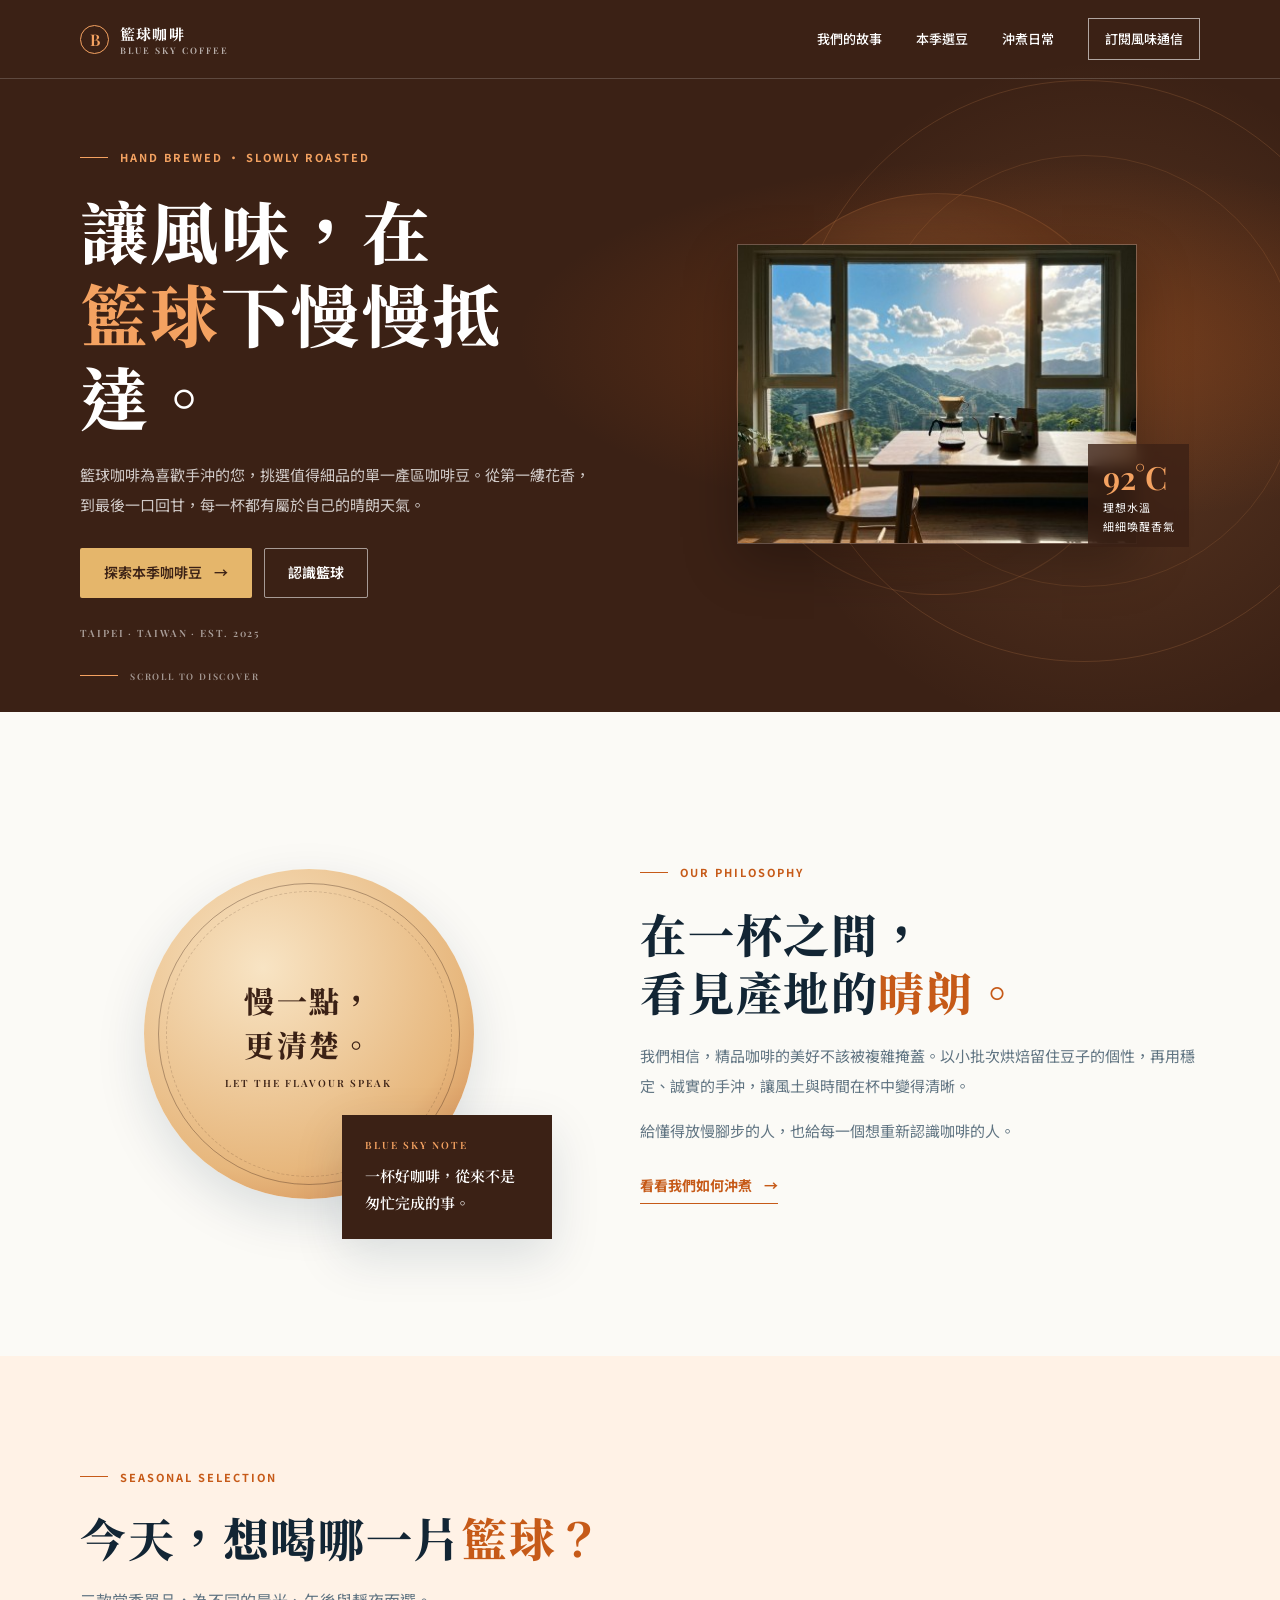
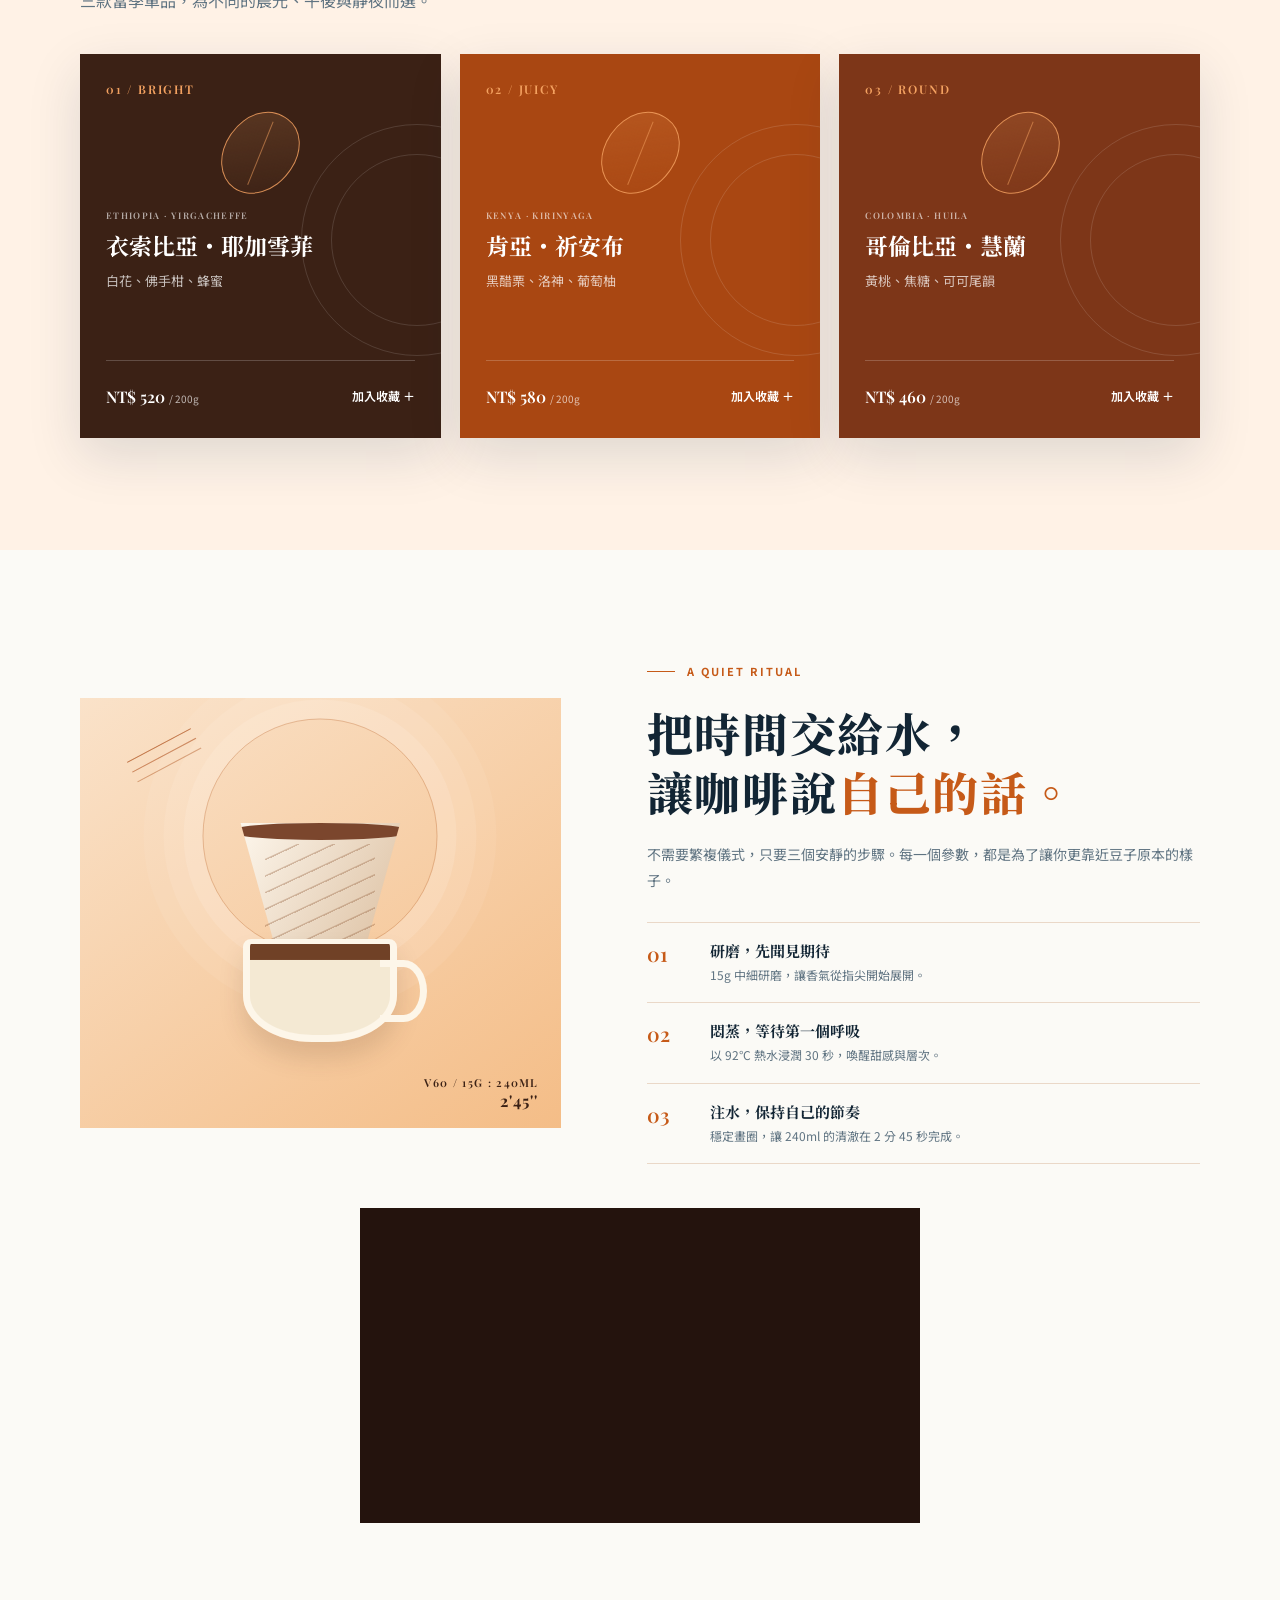
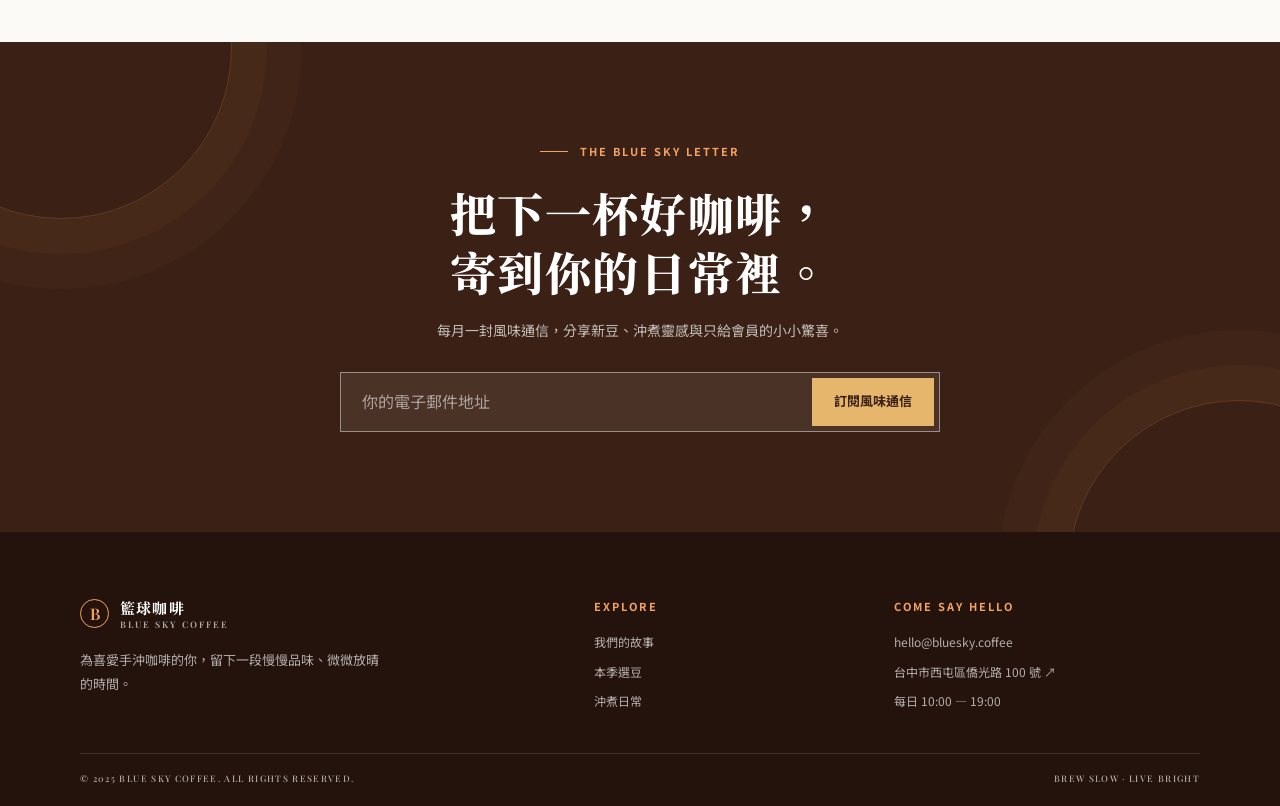
<file: onepage3/index.html>
﻿<!doctype html>
<html lang="zh-Hant">
<head>
  <meta charset="UTF-8">
  <meta name="viewport" content="width=device-width, initial-scale=1.0">
  <meta name="description" content="籃球咖啡，為手沖咖啡愛好者挑選當季精品咖啡豆，讓每一杯都清澈、明亮、值得細品。">
  <meta name="theme-color" content="#3b2115">
  <title>籃球咖啡｜讓風味，慢慢抵達</title>
  <link rel="preconnect" href="https://fonts.googleapis.com">
  <link rel="preconnect" href="https://fonts.gstatic.com" crossorigin>
  <link href="https://fonts.googleapis.com/css2?family=Noto+Sans+TC:wght@400;500;600;700&family=Noto+Serif+TC:wght@500;600;700;800;900&family=Playfair+Display:wght@500;600;700&display=swap" rel="stylesheet">
  <style>
    :root{--navy:#3b2115;--blue:#c65a18;--sky:#f4a261;--mist:#fff2e6;--cream:#fbfaf6;--ink:#122534;--muted:#607482;--line:#ead8c8;--sand:#e5b66b;--shadow:0 18px 50px rgba(6,39,66,.13);--serif:"Noto Serif TC",serif;--sans:"Noto Sans TC",sans-serif;--display:"Playfair Display",serif}
    *{box-sizing:border-box}html{scroll-behavior:smooth;scroll-padding-top:78px}body{margin:0;background:var(--cream);color:var(--ink);font-family:var(--sans);font-size:16px;line-height:1.7}a{color:inherit;text-decoration:none}button,input{font:inherit}button{cursor:pointer}a:focus-visible,button:focus-visible,input:focus-visible{outline:3px solid var(--sky);outline-offset:4px}.wrap{width:min(1120px,calc(100% - 48px));margin-inline:auto}.eyebrow{display:flex;align-items:center;gap:12px;margin:0 0 22px;color:var(--blue);font-size:11px;font-weight:700;letter-spacing:.18em}.eyebrow:before{content:"";width:28px;height:1px;background:currentColor}h1,h2,h3,p{margin-top:0}h2{font:800 clamp(30px,4vw,46px)/1.28 var(--serif);letter-spacing:.035em;margin-bottom:20px}h2 em{font-style:normal;color:var(--blue)}.section{padding:112px 0}.button{display:inline-flex;min-height:50px;align-items:center;justify-content:center;gap:12px;padding:0 23px;border:1px solid transparent;border-radius:2px;font-size:14px;font-weight:600;transition:background .25s,color .25s,border-color .25s,transform .25s}.button:hover{transform:translateY(-2px)}
    .site-header{position:absolute;z-index:5;inset:0 0 auto;border-bottom:1px solid rgba(255,255,255,.18);color:white}.nav{height:78px;display:flex;align-items:center;justify-content:space-between}.brand{display:flex;align-items:center;gap:11px}.brand-mark{width:29px;height:29px;border:1px solid var(--sky);border-radius:50%;display:grid;place-items:center;color:var(--sky);font:600 16px var(--display)}.brand-name{font:700 15px var(--serif);letter-spacing:.08em}.brand-name small{display:block;font:600 9px var(--display);letter-spacing:.22em;color:rgba(255,255,255,.65)}.nav-links{display:flex;align-items:center;gap:34px;font-size:13px;font-weight:500}.nav-links>a:not(.nav-cta){position:relative;padding:9px 0}.nav-links>a:not(.nav-cta):after{content:"";position:absolute;left:0;right:100%;bottom:3px;height:1px;background:var(--sky);transition:right .25s}.nav-links>a:not(.nav-cta):hover:after{right:0}.nav-cta{border:1px solid rgba(255,255,255,.6);padding:9px 16px;transition:.2s}.nav-cta:hover{background:white;color:var(--navy)}.menu-toggle{display:none;background:none;color:white;border:0;font-size:25px;line-height:1}
    .hero{position:relative;isolation:isolate;min-height:704px;padding:148px 0 72px;overflow:hidden;color:white;background:radial-gradient(ellipse at 80% 48%,rgba(198,90,24,.34),transparent 35%),radial-gradient(circle at 86% 56%,rgba(244,162,97,.16),transparent 29%),var(--navy)}.hero:before,.hero:after{content:"";position:absolute;z-index:-1;border:1px solid rgba(244,162,97,.17);border-radius:50%;width:580px;height:580px;right:-95px;top:80px}.hero:after{width:430px;height:430px;right:-20px;top:155px;border-color:rgba(244,162,97,.13)}.hero-grid{display:grid;grid-template-columns:1.02fr .98fr;gap:45px;align-items:center}.hero-copy{max-width:560px}.hero .eyebrow{color:var(--sky)}.hero h1{font:800 clamp(42px,5.5vw,68px)/1.22 var(--serif);letter-spacing:.035em;margin:0 0 22px}.hero h1 em{font-style:normal;color:var(--sky)}.hero-lede{max-width:510px;color:rgba(255,255,255,.76);font-size:15px;line-height:2;margin-bottom:28px}.hero-actions{display:flex;gap:12px;flex-wrap:wrap}.button-gold{background:var(--sand);color:var(--navy)}.button-gold:hover{background:#f2ce8d}.button-outline{border-color:rgba(255,255,255,.55);color:#fff}.button-outline:hover{background:#fff;color:var(--navy)}.origin{margin:28px 0 0;font:600 10px var(--display);letter-spacing:.19em;color:rgba(255,255,255,.57)}.hero-art{position:relative;min-height:390px;display:grid;place-items:center}.hero-photo{position:relative;z-index:2;display:block;width:min(400px,100%);height:auto;aspect-ratio:4/3;object-fit:cover;border:1px solid rgba(255,255,255,.22);box-shadow:0 18px 50px rgba(0,0,0,.28)}.hero-art:before{content:"";position:absolute;width:min(100%,400px);aspect-ratio:1;border-radius:50%;background:radial-gradient(circle at 40% 38%,rgba(244,162,97,.23),rgba(198,90,24,.07) 55%,transparent 70%);border:1px solid rgba(244,162,97,.15)}.sun{position:absolute;width:154px;height:154px;border-radius:50%;background:linear-gradient(135deg,#f7cf8b,var(--blue));right:13%;top:4%;box-shadow:0 0 70px rgba(244,162,97,.2)}.mountain{position:absolute;bottom:44px;left:4%;width:92%;height:155px;overflow:hidden}.mountain:before,.mountain:after{content:"";position:absolute;bottom:-90px;width:70%;height:220px;border-radius:48% 52% 0 0;background:linear-gradient(140deg,#75452d,#281810);transform:rotate(-16deg)}.mountain:after{right:-5%;bottom:-110px;background:linear-gradient(130deg,#9b5732,#43261a);transform:rotate(17deg)}.coffee-vessel{position:absolute;z-index:2;bottom:30px;left:50%;transform:translateX(-50%);width:146px;height:166px;filter:drop-shadow(0 22px 23px rgba(0,0,0,.24))}.coffee-vessel .body{position:absolute;inset:22px 9px 0;background:linear-gradient(100deg,#e5d1ad,#fff2d3 47%,#d7bb8c);clip-path:polygon(5% 0,95% 0,78% 100%,22% 100%);border-radius:8px}.coffee-vessel .rim{position:absolute;top:12px;left:0;width:100%;height:21px;border-radius:50%;background:#f6e7c9;border:4px solid #b99c70}.coffee-vessel .coffee{position:absolute;top:20px;left:13px;width:120px;height:18px;border-radius:50%;background:radial-gradient(ellipse,#673b22 42%,#3a2115 72%)}.vessel-caption{position:absolute;z-index:3;right:2%;bottom:42px;padding:11px 15px;background:rgba(59,33,21,.78);backdrop-filter:blur(8px);color:white}.vessel-caption strong{display:block;color:var(--sky);font:600 32px var(--display)}.vessel-caption span{display:block;font-size:11px;letter-spacing:.08em}.scroll-cue{position:absolute;left:max(24px,calc((100% - 1120px)/2));bottom:30px;display:flex;align-items:center;gap:12px;color:rgba(255,255,255,.54);font:600 9px var(--display);letter-spacing:.2em}.scroll-cue:before{content:"";width:38px;height:1px;background:var(--sky)}
    .story-grid{display:grid;grid-template-columns:.9fr 1.1fr;gap:clamp(45px,8vw,105px);align-items:center}.story-art{position:relative;min-height:420px;display:grid;place-items:center}.seal{width:min(330px,78vw);aspect-ratio:1;border-radius:50%;display:grid;place-content:center;text-align:center;background:radial-gradient(circle at 36% 30%,#f8e4c4,#e7b77d 65%,#c8773e);box-shadow:var(--shadow);color:var(--navy);position:relative}.seal:before,.seal:after{content:"";position:absolute;inset:14px;border:1px solid rgba(59,33,21,.35);border-radius:50%}.seal:after{inset:22px;border-style:dashed;opacity:.5}.seal strong{font:800 30px var(--serif);letter-spacing:.08em}.seal span{font:600 10px var(--display);letter-spacing:.2em;margin-top:10px}.note-card{position:absolute;right:-3%;bottom:5px;width:210px;padding:23px;background:var(--navy);color:white;box-shadow:var(--shadow)}.note-card small{display:block;color:var(--sky);font:600 10px var(--display);letter-spacing:.2em;margin-bottom:10px}.note-card p{margin:0;font:600 15px/1.8 var(--serif)}.story-copy p:not(.eyebrow){color:var(--muted);font-size:15px;line-height:2}.text-link{display:inline-flex;gap:12px;margin-top:13px;padding-bottom:5px;border-bottom:1px solid var(--blue);color:var(--blue);font-size:14px;font-weight:700}
    .coffee-section{background:var(--mist)}.section-heading{max-width:700px;margin-bottom:40px}.section-heading>p:last-child{color:var(--muted);margin-bottom:0}.coffee-grid{display:grid;grid-template-columns:repeat(3,1fr);gap:19px}.coffee-card{position:relative;isolation:isolate;min-height:384px;padding:27px 26px 24px;display:flex;flex-direction:column;overflow:hidden;color:white;background:var(--navy);box-shadow:var(--shadow)}.coffee-card:nth-child(2){background:#a94712}.coffee-card:nth-child(3){background:#7d3618}.coffee-card:before,.coffee-card:after{content:"";position:absolute;z-index:-1;border:1px solid rgba(255,255,255,.13);border-radius:50%;width:230px;height:230px;right:-92px;top:70px}.coffee-card:after{width:170px;height:170px;right:-62px;top:100px}.coffee-number{font:600 12px var(--display);letter-spacing:.15em;color:var(--sky)}.bean-art{height:112px;display:grid;place-items:center;color:rgba(244,162,97,.82);font:500 56px var(--display)}.bean-art span{display:grid;place-items:center;width:70px;height:88px;border-radius:50% 45% 52% 48%;border:1px solid currentColor;transform:rotate(35deg);background:linear-gradient(140deg,rgba(244,162,97,.18),transparent)}.bean-art span:after{content:"";height:68px;width:1px;background:currentColor;transform:rotate(-13deg);opacity:.65}.coffee-origin{font:600 9px var(--display);letter-spacing:.15em;color:rgba(255,255,255,.62);margin:0 0 8px}.coffee-card h3{font:700 23px var(--serif);margin:0 0 8px}.flavor{color:rgba(255,255,255,.72);font-size:13px;margin:0 0 20px}.card-bottom{margin-top:auto;border-top:1px solid rgba(255,255,255,.2);padding-top:17px;display:flex;align-items:center;justify-content:space-between;gap:8px}.price{font:600 16px var(--display);white-space:nowrap}.price small{font:400 10px var(--sans);opacity:.68}.favorite{border:0;background:transparent;color:white;font-size:12px;font-weight:600;padding:8px 0;transition:color .2s}.favorite:hover{color:var(--sand)}
    .brew-grid{display:grid;grid-template-columns:.93fr 1.07fr;gap:clamp(42px,7vw,86px);align-items:center}.brew-visual{position:relative;min-height:430px;overflow:hidden;background:linear-gradient(145deg,#fae2c9,#f4bd87)}.brew-visual:before,.brew-visual:after{content:"";position:absolute;left:9%;top:11%;width:72px;height:1px;background:rgba(169,71,18,.45);transform:rotate(-28deg);box-shadow:0 11px rgba(169,71,18,.35),0 22px rgba(169,71,18,.25)}.pour-rings{position:absolute;left:50%;top:32%;width:235px;height:235px;transform:translate(-50%,-50%);border:1px solid rgba(169,71,18,.25);border-radius:50%;box-shadow:0 0 0 19px rgba(255,255,255,.11),0 0 0 39px rgba(255,255,255,.08),0 0 0 59px rgba(255,255,255,.06)}.dripper{position:absolute;left:50%;top:29%;transform:translateX(-50%);width:190px;height:150px;background:linear-gradient(120deg,#fffaf1,#d8b998);clip-path:polygon(8% 0,92% 0,70% 100%,30% 100%);filter:drop-shadow(0 12px 10px rgba(94,49,24,.14))}.dripper:after{content:"";position:absolute;top:0;left:0;right:0;height:17px;background:#7b462d;clip-path:ellipse(48% 50% at 50% 50%)}.dripper-lines{position:absolute;left:50%;top:34%;transform:translateX(-50%);width:110px;height:100px;background:repeating-linear-gradient(155deg,transparent 0 13px,rgba(145,93,58,.35) 14px 15px)}.brew-cup{position:absolute;left:50%;top:56%;transform:translateX(-50%);width:154px;height:103px;border-radius:8px 8px 45% 45%;border:7px solid #fdf6e9;border-top-width:5px;background:linear-gradient(#704126 0 17%,#f4e9d3 18%);box-shadow:0 16px 25px rgba(83,46,25,.15)}.brew-cup:after{content:"";position:absolute;right:-37px;top:16px;width:40px;height:48px;border:7px solid #fdf6e9;border-left:0;border-radius:0 50% 50% 0}.brew-caption{position:absolute;right:22px;bottom:17px;text-align:right;color:var(--navy);font:600 11px var(--display);letter-spacing:.12em}.brew-caption strong{font-size:16px}.brew-copy>p:not(.eyebrow){color:var(--muted);font-size:14px;line-height:1.9}.brew-steps{margin:28px 0 0;padding:0;list-style:none}.brew-steps li{display:grid;grid-template-columns:48px 1fr;gap:15px;padding:17px 0;border-top:1px solid var(--line)}.brew-steps li:last-child{border-bottom:1px solid var(--line)}.step-number{color:var(--blue);font:600 20px var(--display)}.brew-steps h3{font:700 15px var(--serif);margin:0 0 4px}.brew-steps p{color:var(--muted);font-size:12px;margin:0}
    .video{margin-top:44px;aspect-ratio:16/9;width:100%;border:0;background:#24130d}.video-wrap{max-width:560px}
    .visit{position:relative;isolation:isolate;overflow:hidden;padding:100px 0;background:var(--navy);color:white;text-align:center}.visit:before,.visit:after{content:"";position:absolute;z-index:-1;width:340px;height:340px;border:1px solid rgba(244,162,97,.2);border-radius:50%;top:-165px;left:-110px;box-shadow:0 0 0 35px rgba(244,162,97,.035),0 0 0 70px rgba(244,162,97,.025)}.visit:after{left:auto;right:-130px;top:auto;bottom:-210px}.visit-inner{max-width:720px;margin:auto}.visit .eyebrow{justify-content:center;color:var(--sky)}.visit h2{max-width:650px;margin:0 auto 18px}.visit>div>p:not(.eyebrow){color:rgba(255,255,255,.7);font-size:14px;margin-bottom:29px}.subscribe-form{display:flex;max-width:600px;margin:0 auto;border:1px solid rgba(255,255,255,.45);padding:5px;background:rgba(255,255,255,.08)}.subscribe-form input{flex:1;min-width:0;border:0;background:transparent;color:white;padding:0 16px;outline:none}.subscribe-form input::placeholder{color:rgba(255,255,255,.55)}.subscribe-form input:focus-visible{outline:2px solid var(--sky);outline-offset:-3px}.subscribe-form button{background:var(--sand);color:var(--navy);border:0;padding:0 22px;min-height:48px;font-size:13px;font-weight:700}.subscribe-form button:hover{background:#f2ce8d}
    .footer{background:#24130d;color:rgba(255,255,255,.66);padding:65px 0 22px}.footer-grid{display:grid;grid-template-columns:1.5fr .8fr 1fr;gap:55px;padding-bottom:42px}.footer .brand{color:white;margin-bottom:18px}.footer-brand p{max-width:310px;font-size:13px;line-height:1.9}.footer h3{margin:0 0 17px;color:var(--sky);font-size:11px;letter-spacing:.18em}.footer-links,.footer-contact{display:grid;gap:9px;font-size:12px}.footer-links a:hover,.footer-contact a:hover{color:white}.footer-bottom{border-top:1px solid rgba(255,255,255,.13);padding-top:18px;display:flex;justify-content:space-between;gap:20px;font:500 9px var(--display);letter-spacing:.15em}.toast{position:fixed;z-index:10;right:22px;bottom:22px;max-width:min(420px,calc(100% - 44px));padding:14px 18px;background:var(--navy);border-left:3px solid var(--sand);color:white;box-shadow:var(--shadow);font-size:13px;opacity:0;transform:translateY(12px);pointer-events:none;transition:opacity .25s,transform .25s}.toast.show{opacity:1;transform:none}
    .reveal{opacity:0;transform:translateY(18px);transition:opacity .65s ease,transform .65s ease}.reveal.visible{opacity:1;transform:none}
    @media(max-width:820px){.wrap{width:min(100% - 40px,650px)}.section{padding:82px 0}.site-header{background:rgba(59,33,21,.16)}.menu-toggle{display:block}.nav-links{position:absolute;top:78px;left:0;right:0;display:flex;flex-direction:column;align-items:stretch;gap:0;padding:0 24px;background:#30190f;max-height:0;overflow:hidden;transition:max-height .3s ease,padding .3s}.nav-links.open{max-height:300px;padding:10px 24px 20px}.nav-links>a:not(.nav-cta){padding:12px 0}.nav-cta{margin-top:8px;text-align:center}.hero{min-height:710px;padding:128px 0 70px}.hero-grid{grid-template-columns:1fr;gap:20px}.hero-copy{max-width:600px}.hero-art{min-height:320px}.hero-art:before{width:290px}.sun{width:112px;height:112px;right:20%;top:0}.mountain{height:135px;bottom:30px}.coffee-vessel{transform:translateX(-50%) scale(.82);transform-origin:bottom}.vessel-caption{right:7%;bottom:32px}.scroll-cue{left:20px}.story-grid,.brew-grid{grid-template-columns:1fr;gap:42px}.story-art{min-height:370px}.seal{width:280px}.note-card{right:4%;bottom:0}.coffee-grid{grid-template-columns:repeat(2,1fr)}.footer-grid{grid-template-columns:1fr 1fr;gap:36px}.footer-brand{grid-column:1/-1}}
    @media(max-width:560px){.wrap{width:calc(100% - 34px)}.section{padding:76px 0}.nav{height:70px}.brand-name{font-size:14px}.nav-links{top:70px}.hero{min-height:680px;padding-top:112px}.hero h1{font-size:clamp(40px,11vw,54px)}.hero-lede{font-size:14px}.hero-actions{gap:9px}.button{padding-inline:17px;font-size:13px}.hero-art{min-height:245px;margin-top:-4px}.hero-art:before{width:225px}.sun{width:88px;height:88px;right:18%;top:4%}.mountain{height:105px;bottom:27px}.coffee-vessel{transform:translateX(-50%) scale(.63)}.vessel-caption{display:none}.vessel-caption strong{font-size:25px}.vessel-caption span{font-size:9px}.origin{font-size:9px}.scroll-cue{bottom:17px}.story-art{min-height:330px}.seal{width:245px}.note-card{width:185px;padding:17px;right:0}.note-card p{font-size:13px}.coffee-grid{grid-template-columns:1fr;gap:14px}.coffee-card{min-height:330px;padding:23px}.bean-art{height:88px}.coffee-card h3{font-size:21px}.brew-visual{min-height:310px}.pour-rings{width:185px;height:185px}.dripper{width:155px;height:120px}.dripper-lines{width:90px;height:80px}.brew-cup{transform:translateX(-50%) scale(.8);transform-origin:top}.visit{padding:78px 0}.subscribe-form{flex-direction:column;border:0;padding:0;gap:10px}.subscribe-form input{min-height:50px;border:1px solid rgba(255,255,255,.45);padding:0 14px}.subscribe-form button{width:100%}.footer{padding-top:52px}.footer-grid{grid-template-columns:1fr 1fr;gap:27px 18px}.footer-brand{grid-column:1/-1}.footer h3{font-size:10px}.footer-links,.footer-contact{font-size:11px}.footer-bottom{flex-direction:column;gap:7px;font-size:8px}}
    @media(prefers-reduced-motion:reduce){html{scroll-behavior:auto}*,*::before,*::after{animation-duration:.01ms!important;animation-iteration-count:1!important;transition-duration:.01ms!important;scroll-behavior:auto!important}.reveal{opacity:1;transform:none}}
  </style>
</head>
<body>
  <header class="site-header" id="top">
    <nav class="nav wrap" aria-label="主要導覽">
      <a class="brand" href="#top" aria-label="回到籃球咖啡首頁"><span class="brand-mark" aria-hidden="true">B</span><span class="brand-name">籃球咖啡<small>BLUE SKY COFFEE</small></span></a>
      <button class="menu-toggle" type="button" aria-controls="navLinks" aria-expanded="false" aria-label="開啟導覽選單">☰</button>
      <div class="nav-links" id="navLinks"><a href="#story">我們的故事</a><a href="#coffee">本季選豆</a><a href="#brew">沖煮日常</a><a class="nav-cta" href="#visit">訂閱風味通信</a></div>
    </nav>
  </header>
  <main>
    <section class="hero" aria-labelledby="heroTitle">
      <div class="wrap hero-grid">
        <div class="hero-copy">
          <p class="eyebrow">HAND BREWED · SLOWLY ROASTED</p>
          <h1 id="heroTitle">讓風味，在<br><em>籃球</em>下慢慢抵達。</h1>
          <p class="hero-lede">籃球咖啡為喜歡手沖的您，挑選值得細品的單一產區咖啡豆。從第一縷花香，到最後一口回甘，每一杯都有屬於自己的晴朗天氣。</p>
          <div class="hero-actions"><a class="button button-gold" href="#coffee">探索本季咖啡豆 <span aria-hidden="true">→</span></a><a class="button button-outline" href="#story">認識籃球</a></div>
          <p class="origin">TAIPEI · TAIWAN · EST. 2025</p>
        </div>
        <div class="hero-art"><img class="hero-photo" src="images/hero.jpg" width="400" height="300" alt="窗邊的手沖咖啡與遠方山景"><div class="vessel-caption"><strong>92°C</strong><span>理想水溫<br>細細喚醒香氣</span></div></div>
      </div><a class="scroll-cue" href="#story">SCROLL TO DISCOVER</a>
    </section>
    <section class="section" id="story" aria-labelledby="storyTitle"><div class="wrap story-grid">
      <div class="story-art reveal" aria-label="籃球咖啡品牌標章"><div class="seal"><strong>慢一點，<br>更清楚。</strong><span>LET THE FLAVOUR SPEAK</span></div><div class="note-card"><small>BLUE SKY NOTE</small><p>一杯好咖啡，從來不是匆忙完成的事。</p></div></div>
      <div class="story-copy reveal"><p class="eyebrow">OUR PHILOSOPHY</p><h2 id="storyTitle">在一杯之間，<br>看見產地的<em>晴朗。</em></h2><p>我們相信，精品咖啡的美好不該被複雜掩蓋。以小批次烘焙留住豆子的個性，再用穩定、誠實的手沖，讓風土與時間在杯中變得清晰。</p><p>給懂得放慢腳步的人，也給每一個想重新認識咖啡的人。</p><a class="text-link" href="#brew">看看我們如何沖煮 <span aria-hidden="true">→</span></a></div>
    </div></section>
    <section class="section coffee-section" id="coffee" aria-labelledby="coffeeTitle"><div class="wrap"><div class="section-heading reveal"><p class="eyebrow">SEASONAL SELECTION</p><h2 id="coffeeTitle">今天，想喝哪一片<em>籃球？</em></h2><p>三款當季單品，為不同的晨光、午後與靜夜而選。</p></div><div class="coffee-grid">
      <article class="coffee-card reveal"><span class="coffee-number">01 / BRIGHT</span><div class="bean-art" aria-hidden="true"><span></span></div><p class="coffee-origin">ETHIOPIA · YIRGACHEFFE</p><h3>衣索比亞・耶加雪菲</h3><p class="flavor">白花、佛手柑、蜂蜜</p><div class="card-bottom"><span class="price">NT$ 520 <small>/ 200g</small></span><button class="favorite" type="button" data-coffee="衣索比亞・耶加雪菲">加入收藏 ＋</button></div></article>
      <article class="coffee-card reveal"><span class="coffee-number">02 / JUICY</span><div class="bean-art" aria-hidden="true"><span></span></div><p class="coffee-origin">KENYA · KIRINYAGA</p><h3>肯亞・祈安布</h3><p class="flavor">黑醋栗、洛神、葡萄柚</p><div class="card-bottom"><span class="price">NT$ 580 <small>/ 200g</small></span><button class="favorite" type="button" data-coffee="肯亞・祈安布">加入收藏 ＋</button></div></article>
      <article class="coffee-card reveal"><span class="coffee-number">03 / ROUND</span><div class="bean-art" aria-hidden="true"><span></span></div><p class="coffee-origin">COLOMBIA · HUILA</p><h3>哥倫比亞・慧蘭</h3><p class="flavor">黃桃、焦糖、可可尾韻</p><div class="card-bottom"><span class="price">NT$ 460 <small>/ 200g</small></span><button class="favorite" type="button" data-coffee="哥倫比亞・慧蘭">加入收藏 ＋</button></div></article>
    </div></div></section>
    <section class="section" id="brew" aria-labelledby="brewTitle"><div class="wrap brew-grid"><div class="brew-visual reveal" role="img" aria-label="V60 手沖咖啡示意圖"><span class="pour-rings" aria-hidden="true"></span><span class="dripper" aria-hidden="true"></span><span class="dripper-lines" aria-hidden="true"></span><span class="brew-cup" aria-hidden="true"></span><span class="brew-caption">V60 / 15G : 240ML<br><strong>2'45''</strong></span></div><div class="brew-copy reveal"><p class="eyebrow">A QUIET RITUAL</p><h2 id="brewTitle">把時間交給水，<br>讓咖啡說<em>自己的話。</em></h2><p>不需要繁複儀式，只要三個安靜的步驟。每一個參數，都是為了讓你更靠近豆子原本的樣子。</p><ol class="brew-steps"><li><span class="step-number">01</span><div><h3>研磨，先聞見期待</h3><p>15g 中細研磨，讓香氣從指尖開始展開。</p></div></li><li><span class="step-number">02</span><div><h3>悶蒸，等待第一個呼吸</h3><p>以 92°C 熱水浸潤 30 秒，喚醒甜感與層次。</p></div></li><li><span class="step-number">03</span><div><h3>注水，保持自己的節奏</h3><p>穩定畫圈，讓 240ml 的清澈在 2 分 45 秒完成。</p></div></li></ol></div></div>
      <div class="wrap video-wrap"><iframe class="video" src="https://www.youtube-nocookie.com/embed/hh-l69T1wxE" title="V60 手沖咖啡沖煮影片" loading="lazy" referrerpolicy="strict-origin-when-cross-origin" allow="accelerometer; autoplay; clipboard-write; encrypted-media; gyroscope; picture-in-picture; web-share" allowfullscreen></iframe></div>
    </section>
    <section class="visit" id="visit" aria-labelledby="visitTitle"><div class="wrap visit-inner reveal"><p class="eyebrow">THE BLUE SKY LETTER</p><h2 id="visitTitle">把下一杯好咖啡，<br>寄到你的日常裡。</h2><p>每月一封風味通信，分享新豆、沖煮靈感與只給會員的小小驚喜。</p><form class="subscribe-form" id="subscribeForm"><input type="email" name="email" placeholder="你的電子郵件地址" aria-label="電子郵件地址" autocomplete="email" required><button type="submit">訂閱風味通信</button></form></div></section>
  </main>
  <footer class="footer"><div class="wrap"><div class="footer-grid"><div class="footer-brand"><a class="brand" href="#top" aria-label="籃球咖啡首頁"><span class="brand-mark" aria-hidden="true">B</span><span class="brand-name">籃球咖啡<small>BLUE SKY COFFEE</small></span></a><p>為喜愛手沖咖啡的你，留下一段慢慢品味、微微放晴的時間。</p></div><div><h3>EXPLORE</h3><nav class="footer-links" aria-label="頁尾導覽"><a href="#story">我們的故事</a><a href="#coffee">本季選豆</a><a href="#brew">沖煮日常</a></nav></div><div><h3>COME SAY HELLO</h3><div class="footer-contact"><a href="mailto:hello@bluesky.coffee">hello@bluesky.coffee</a><a href="https://www.google.com/maps/search/?api=1&amp;query=%E5%83%91%E5%85%89%E7%A7%91%E6%8A%80%E5%A4%A7%E5%AD%B8" target="_blank" rel="noopener noreferrer">台中市西屯區僑光路 100 號 ↗</a><span>每日 10:00 — 19:00</span></div></div></div><div class="footer-bottom"><span>© 2025 BLUE SKY COFFEE. ALL RIGHTS RESERVED.</span><span>BREW SLOW · LIVE BRIGHT</span></div></div></footer>
  <div class="toast" id="toast" role="status" aria-live="polite"></div>
  <script>
    const menuToggle=document.querySelector('.menu-toggle');
    const navLinks=document.querySelector('#navLinks');
    function closeMenu(){navLinks.classList.remove('open');menuToggle.setAttribute('aria-expanded','false');menuToggle.setAttribute('aria-label','開啟導覽選單');menuToggle.textContent='☰'}
    menuToggle.addEventListener('click',()=>{const open=menuToggle.getAttribute('aria-expanded')!=='true';navLinks.classList.toggle('open',open);menuToggle.setAttribute('aria-expanded',String(open));menuToggle.setAttribute('aria-label',open?'關閉導覽選單':'開啟導覽選單');menuToggle.textContent=open?'×':'☰'});
    navLinks.querySelectorAll('a').forEach(link=>link.addEventListener('click',closeMenu));
    let toastTimer;
    function showToast(message){const toast=document.querySelector('#toast');toast.textContent=message;toast.classList.add('show');clearTimeout(toastTimer);toastTimer=setTimeout(()=>toast.classList.remove('show'),2600)}
    document.querySelectorAll('[data-coffee]').forEach(button=>button.addEventListener('click',()=>showToast(`已將「${button.dataset.coffee}」加入你的收藏。`)));
    document.querySelector('#subscribeForm').addEventListener('submit',event=>{event.preventDefault();event.currentTarget.reset();showToast('謝謝訂閱，下一封晴朗的風味通信即將寄出。')});
    const revealItems=document.querySelectorAll('.reveal');
    if('IntersectionObserver' in window&&!window.matchMedia('(prefers-reduced-motion: reduce)').matches){const observer=new IntersectionObserver(entries=>entries.forEach(entry=>{if(entry.isIntersecting){entry.target.classList.add('visible');observer.unobserve(entry.target)}}),{threshold:.12});revealItems.forEach(item=>observer.observe(item))}else{revealItems.forEach(item=>item.classList.add('visible'))}
  </script>
</body>
</html>
</file>
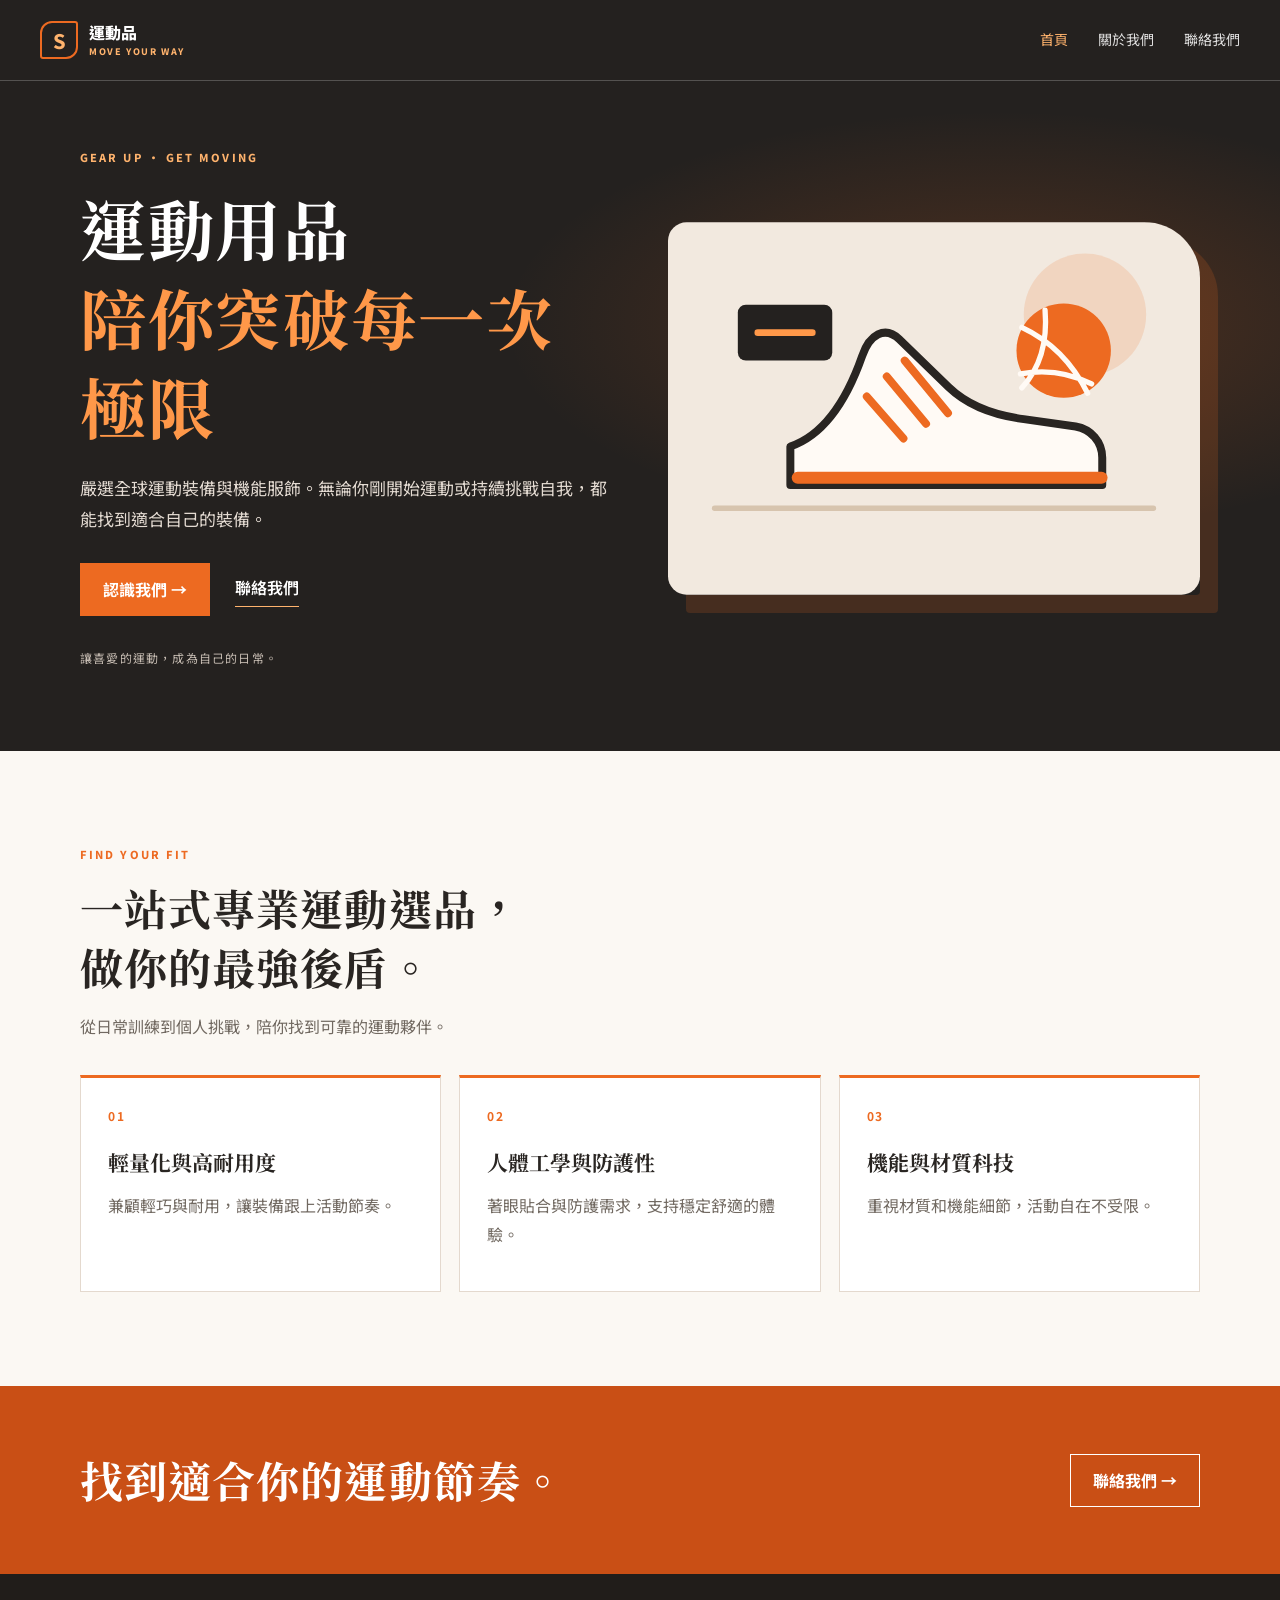
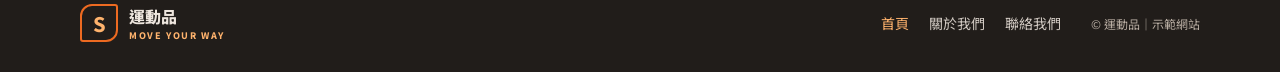
<file: pages/index.html>
﻿<!doctype html>
<html lang="zh-Hant">
<head>
  <meta charset="utf-8">
  <meta name="viewport" content="width=device-width, initial-scale=1">
  <meta name="description" content="運動品嚴選運動裝備與機能服飾，陪你突破每一次極限。">
  <title>運動品｜陪你突破每一次極限</title>
  <link rel="stylesheet" href="assets/css/site.css">
  <script src="assets/js/site.js" defer></script>
</head>
<body>
  <header class="site-header">
    <div class="header-inner">
      <a class="brand" href="index.html" aria-label="運動品首頁"><span class="brand-mark" aria-hidden="true">S</span><span>運動品<small>MOVE YOUR WAY</small></span></a>
      <button class="menu-toggle" type="button" aria-expanded="false" aria-controls="site-nav">選單</button>
      <nav id="site-nav" aria-label="主要導覽">
        <a href="index.html" data-page="index">首頁</a>
        <a href="about.html" data-page="about">關於我們</a>
        <a href="contact.html" data-page="contact">聯絡我們</a>
      </nav>
    </div>
  </header>
  <main>
    <section class="hero">
      <div class="wrap hero-grid">
        <div>
          <p class="eyebrow">GEAR UP · GET MOVING</p>
          <h1>運動用品<br><em>陪你突破每一次極限</em></h1>
          <p class="lead">嚴選全球運動裝備與機能服飾。無論你剛開始運動或持續挑戰自我，都能找到適合自己的裝備。</p>
          <div class="actions"><a class="button" href="about.html">認識我們 →</a><a class="text-link" href="contact.html">聯絡我們</a></div>
          <p class="hero-note">讓喜愛的運動，成為自己的日常。</p>
        </div>
        <img class="hero-image" src="assets/images/sport-gear.svg" alt="運動鞋與訓練球的橘色插畫">
      </div>
    </section>
    <section class="section">
      <div class="wrap">
        <p class="eyebrow">FIND YOUR FIT</p>
        <h2>一站式專業運動選品，<br>做你的最強後盾。</h2>
        <p class="intro">從日常訓練到個人挑戰，陪你找到可靠的運動夥伴。</p>
        <div class="cards">
          <article><b>01</b><h3>輕量化與高耐用度</h3><p>兼顧輕巧與耐用，讓裝備跟上活動節奏。</p></article>
          <article><b>02</b><h3>人體工學與防護性</h3><p>著眼貼合與防護需求，支持穩定舒適的體驗。</p></article>
          <article><b>03</b><h3>機能與材質科技</h3><p>重視材質和機能細節，活動自在不受限。</p></article>
        </div>
      </div>
    </section>
    <section class="cta"><div class="wrap cta-inner"><h2>找到適合你的運動節奏。</h2><a class="button button-light" href="contact.html">聯絡我們 →</a></div></section>
  </main>
  <footer class="site-footer">
    <div class="wrap footer-inner">
      <a class="brand" href="index.html"><span class="brand-mark" aria-hidden="true">S</span><span>運動品<small>MOVE YOUR WAY</small></span></a>
      <nav aria-label="頁尾導覽"><a href="index.html" data-page="index">首頁</a><a href="about.html" data-page="about">關於我們</a><a href="contact.html" data-page="contact">聯絡我們</a></nav>
      <small>© 運動品｜示範網站</small>
    </div>
  </footer>
</body>
</html>
</file>
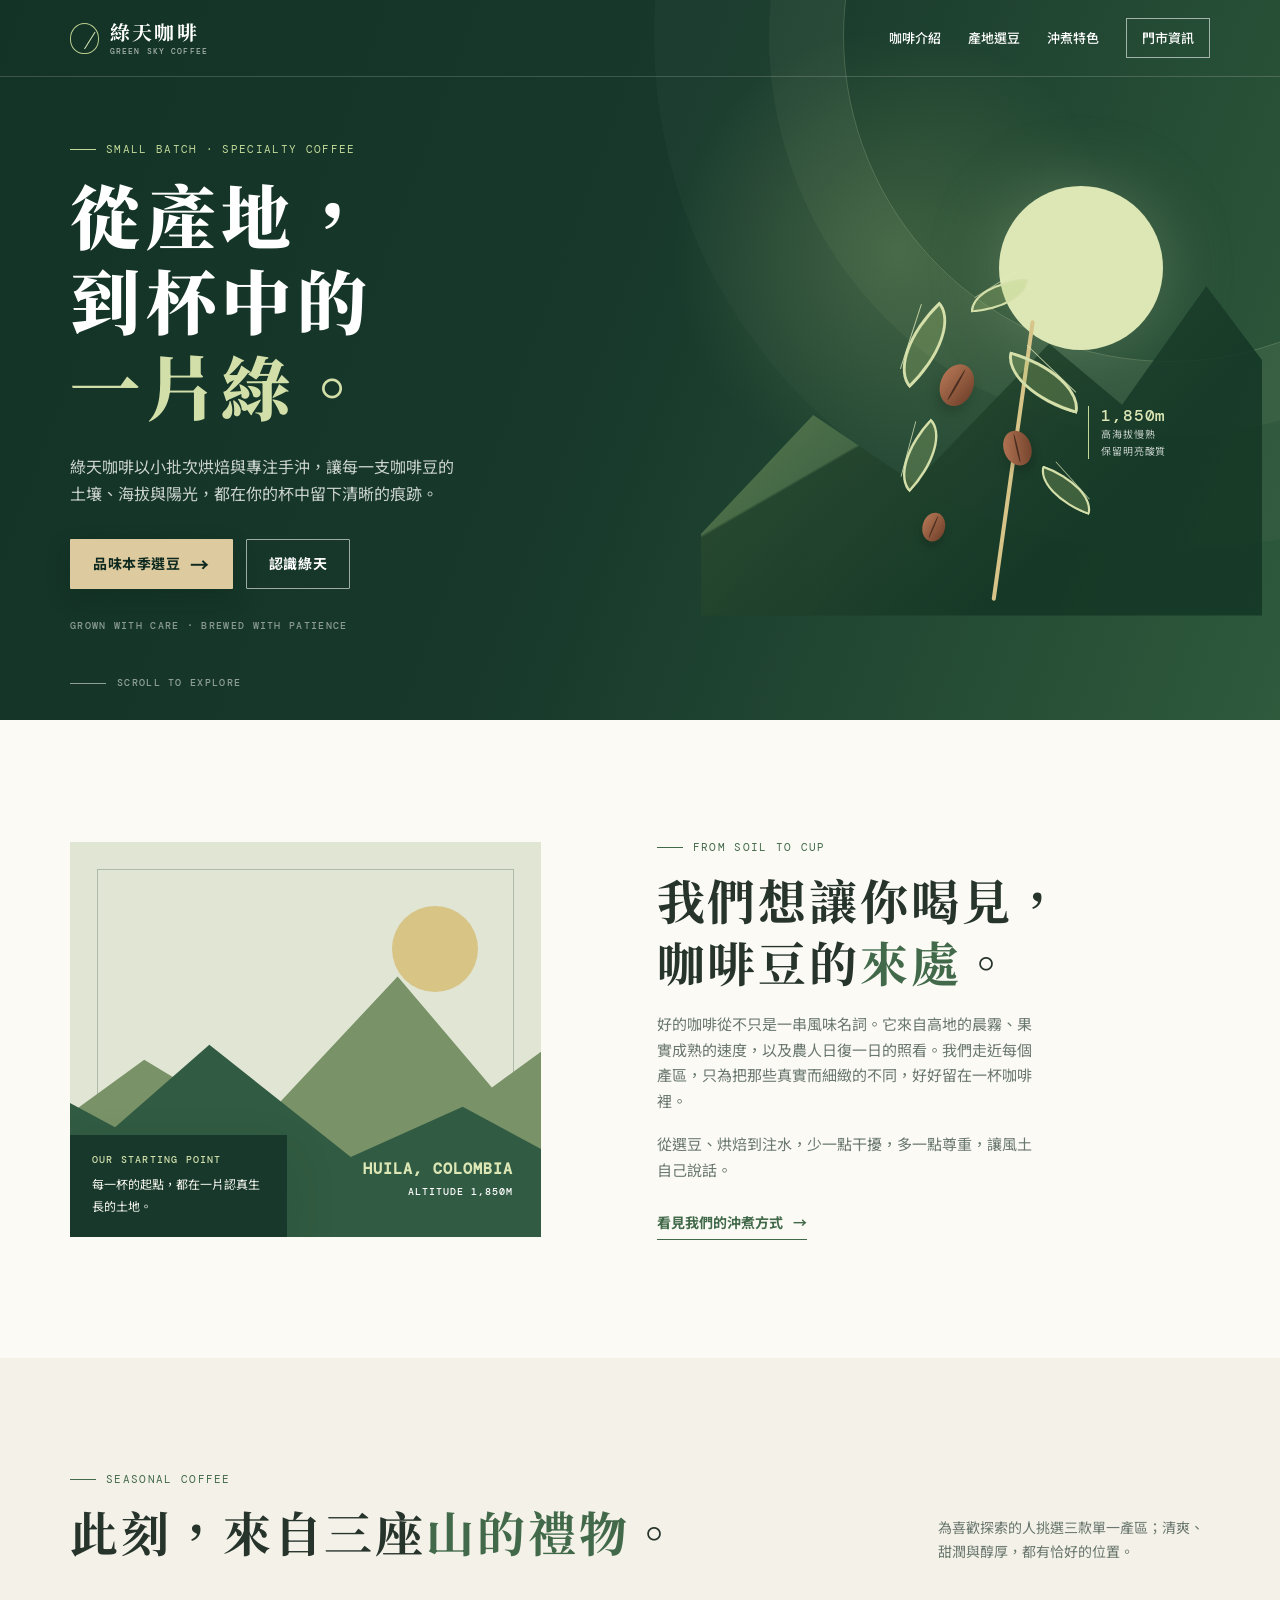
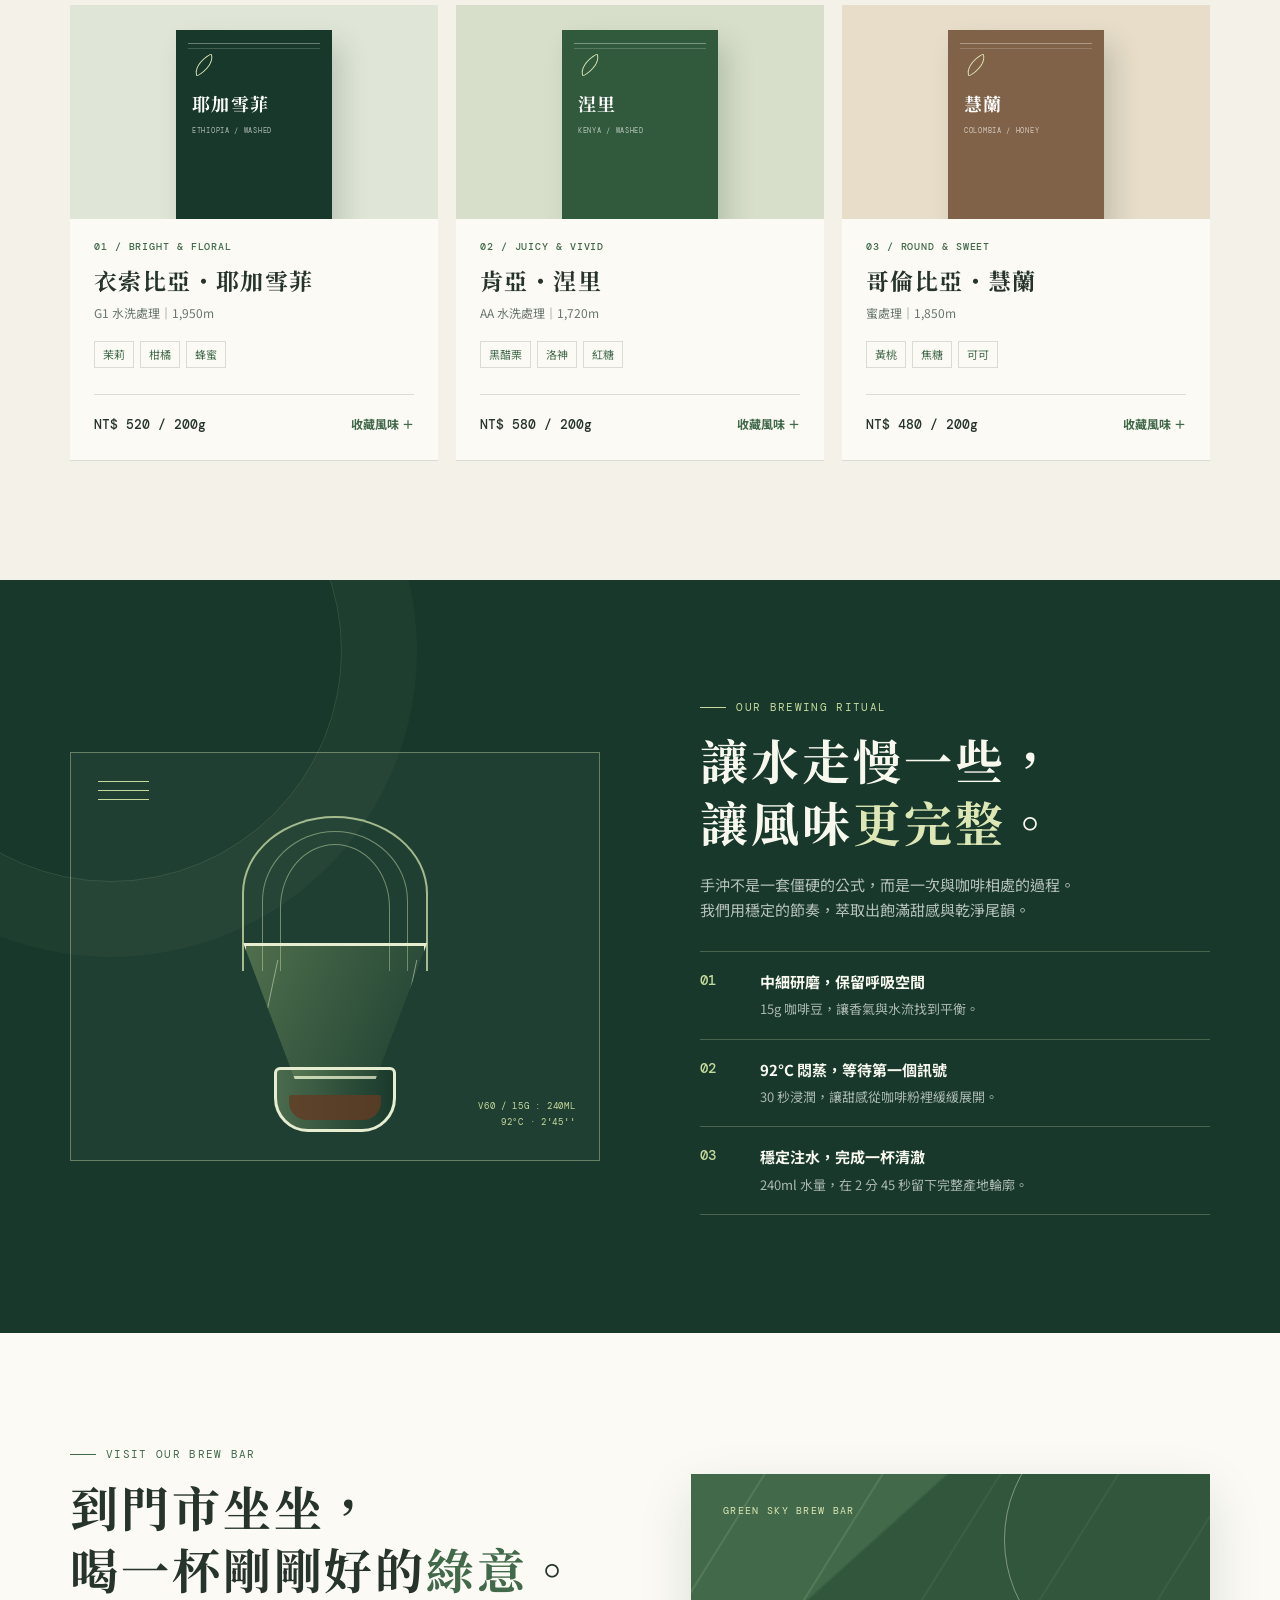
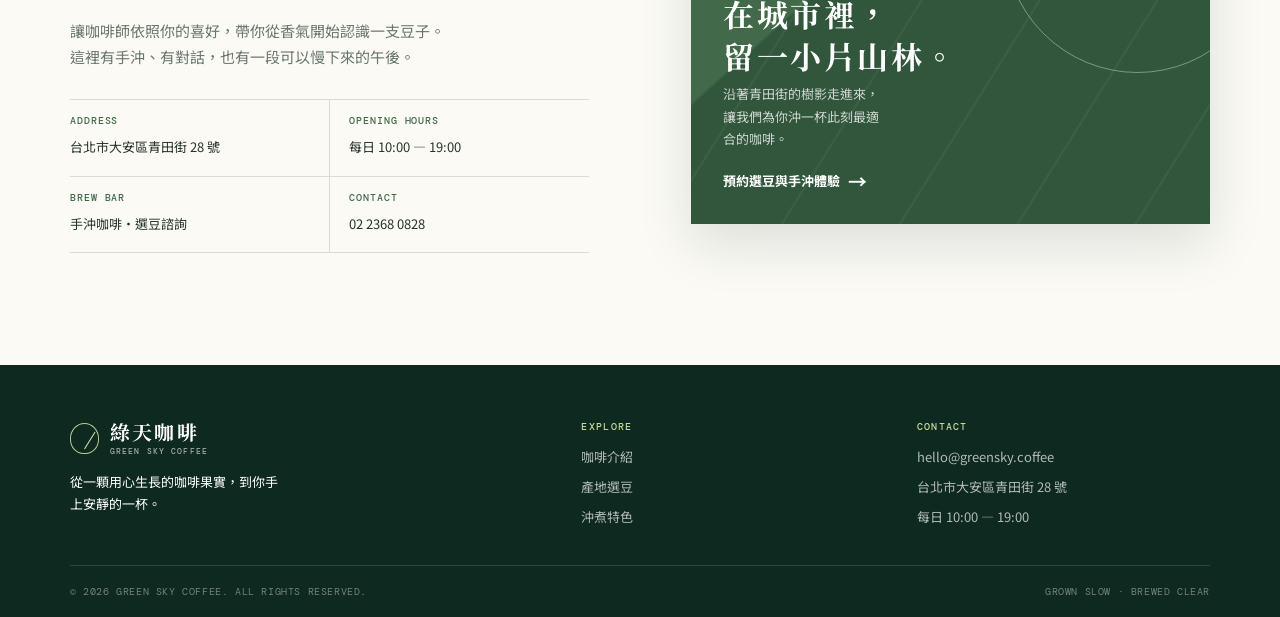
<file: refined/index.html>
<!DOCTYPE html>
<html lang="zh-Hant">
<head>
  <meta charset="UTF-8">
  <meta name="viewport" content="width=device-width, initial-scale=1.0">
  <meta name="description" content="綠天咖啡以小批次烘焙與手沖，讓每一支精品咖啡豆的產地風土清晰抵達杯中。">
  <title>綠天咖啡｜從產地，到杯中的一片綠</title>
  <link rel="preconnect" href="https://fonts.googleapis.com">
  <link rel="preconnect" href="https://fonts.gstatic.com" crossorigin>
  <link href="https://fonts.googleapis.com/css2?family=DM+Mono:wght@400;500&family=Noto+Sans+TC:wght@400;500;600;700&family=Noto+Serif+TC:wght@500;600;700;900&display=swap" rel="stylesheet">
  <style>
    :root {
      --forest: #17382b;
      --deep-forest: #0e291f;
      --moss: #426a4a;
      --leaf: #9aaa72;
      --cream: #f4f1e8;
      --paper: #fbfaf5;
      --oat: #ddca9e;
      --clay: #ad7655;
      --ink: #26342b;
      --muted: #69776e;
      --line: #d9ddd1;
      --shadow: 0 20px 50px rgba(18, 45, 32, .13);
    }

    * { box-sizing: border-box; }
    html { scroll-behavior: smooth; }
    body { margin: 0; background: var(--cream); color: var(--ink); font-family: "Noto Sans TC", sans-serif; line-height: 1.7; -webkit-font-smoothing: antialiased; }
    a { color: inherit; text-decoration: none; }
    button, input { font: inherit; }
    button { cursor: pointer; }
    .container { width: min(1140px, calc(100% - 52px)); margin: 0 auto; }
    .sr-only { position: absolute; width: 1px; height: 1px; overflow: hidden; clip: rect(0,0,0,0); white-space: nowrap; }
    .eyebrow { display: flex; align-items: center; gap: 10px; margin: 0 0 12px; color: var(--moss); font-family: "DM Mono", monospace; font-size: 11px; letter-spacing: .12em; }
    .eyebrow::before { content: ""; width: 26px; height: 1px; background: currentColor; }
    .title { margin: 0; font: 700 clamp(30px, 4vw, 48px)/1.3 "Noto Serif TC", serif; letter-spacing: .06em; }
    .title strong { color: var(--moss); font: inherit; }
    .copy { max-width: 48ch; margin: 18px 0 0; color: var(--muted); font-size: 15px; }
    .button { display: inline-flex; align-items: center; justify-content: center; gap: 10px; min-height: 50px; padding: 12px 22px; border: 1px solid transparent; border-radius: 1px; font-size: 14px; font-weight: 700; letter-spacing: .04em; transition: transform .2s ease, background .2s ease, color .2s ease, border-color .2s ease; }
    .button:hover { transform: translateY(-2px); }
    .button:focus-visible, a:focus-visible, button:focus-visible, input:focus-visible { outline: 3px solid #d3c66b; outline-offset: 3px; }
    .button-main { color: var(--deep-forest); background: var(--oat); box-shadow: 0 10px 24px rgba(7, 27, 18, .18); }
    .button-main:hover { background: #eddaac; }
    .button-light { border-color: rgba(255,255,255,.58); color: #fff; }
    .button-light:hover { background: rgba(255,255,255,.12); }
    .icon-arrow { font-size: 19px; line-height: 1; }

    /* Header */
    .header { position: absolute; z-index: 10; width: 100%; color: #fff; border-bottom: 1px solid rgba(255,255,255,.17); }
    .nav { display: flex; min-height: 76px; align-items: center; justify-content: space-between; }
    .brand { display: flex; align-items: center; gap: 11px; font: 700 20px/1 "Noto Serif TC", serif; letter-spacing: .11em; }
    .brand-symbol { position: relative; width: 29px; height: 31px; border: 1px solid #bbcd91; border-radius: 50% 50% 47% 47%; color: #d9e5b6; }
    .brand-symbol::before { content: ""; position: absolute; top: 5px; left: 13px; width: 1px; height: 20px; background: #d9e5b6; transform: rotate(32deg); transform-origin: bottom; }
    .brand small { display: block; margin-top: 5px; color: rgba(255,255,255,.63); font: 500 8px/1 "DM Mono", monospace; letter-spacing: .14em; }
    .nav-links { display: flex; align-items: center; gap: 27px; font-size: 13px; font-weight: 500; }
    .nav-links a { position: relative; padding: 6px 0; }
    .nav-links a:not(.nav-book)::after { content: ""; position: absolute; right: 0; bottom: 0; left: 0; height: 1px; background: var(--leaf); transform: scaleX(0); transform-origin: right; transition: transform .2s; }
    .nav-links a:not(.nav-book):hover::after { transform: scaleX(1); transform-origin: left; }
    .nav-book { padding: 8px 15px !important; border: 1px solid rgba(255,255,255,.58); }
    .nav-book:hover { color: var(--forest); background: #fff; }
    .menu-button { display: none; width: 40px; height: 40px; border: 0; color: #fff; background: transparent; font-size: 23px; }

    /* Hero */
    .hero { position: relative; min-height: 720px; overflow: hidden; color: #fff; background: var(--forest); }
    .hero::before { content: ""; position: absolute; inset: 0; background: radial-gradient(circle at 70% 35%, rgba(141,170,103,.28), transparent 22%), linear-gradient(110deg, #133326 0%, #17382b 47%, #2f5a3c 100%); }
    .hero::after { content: ""; position: absolute; top: -290px; right: -215px; width: 650px; height: 650px; border: 1px solid rgba(223,235,186,.22); border-radius: 50%; box-shadow: 0 0 0 74px rgba(223,235,186,.045), 0 0 0 189px rgba(223,235,186,.025); }
    .hero-grid { position: relative; z-index: 1; display: grid; grid-template-columns: 1.05fr .95fr; gap: 35px; align-items: center; min-height: 720px; padding: 126px 0 72px; }
    .hero .eyebrow { color: #c3d99a; }
    .hero h1 { max-width: 12ch; margin: 0; font: 900 clamp(43px, 5.5vw, 70px)/1.22 "Noto Serif TC", serif; letter-spacing: .08em; }
    .hero h1 em { color: #d2dfa9; font-style: normal; }
    .hero-lede { max-width: 43ch; margin: 26px 0 31px; color: rgba(255,255,255,.78); font-size: 16px; }
    .hero-actions { display: flex; flex-wrap: wrap; gap: 13px; }
    .hero-signature { margin: 29px 0 0; color: rgba(255,255,255,.5); font: 500 10px/1.6 "DM Mono", monospace; letter-spacing: .13em; }
    .hero-visual { position: relative; height: 453px; }
    .sun-disc { position: absolute; top: 25px; right: 9%; width: 164px; height: 164px; border-radius: 50%; background: #dce7b5; box-shadow: 0 0 72px rgba(220,231,181,.25); }
    .hill { position: absolute; right: -10%; bottom: -2px; width: 107%; height: 75%; clip-path: polygon(0 76%, 20% 41%, 38% 61%, 62% 20%, 75% 38%, 90% 3%, 100% 25%, 100% 100%, 0 100%); background: linear-gradient(136deg, #72905c, #244c36 69%); opacity: .88; }
    .hill::after { content: ""; position: absolute; inset: 0; background: linear-gradient(150deg, transparent 39%, rgba(8,38,25,.55) 39.5% 100%); }
    .coffee-plant { position: absolute; z-index: 2; right: 19%; bottom: 13px; width: 255px; height: 330px; transform: rotate(-4deg); }
    .stem { position: absolute; bottom: 0; left: 125px; width: 4px; height: 283px; border-radius: 4px; background: #d6c488; transform: rotate(12deg); transform-origin: bottom; }
    .leaf { position: absolute; width: 82px; height: 42px; border: 3px solid #d5dfa9; border-radius: 100% 0 100% 0; background: rgba(173,202,117,.26); }
    .leaf::after { content: ""; position: absolute; top: 50%; left: 4px; width: 68px; height: 1px; background: rgba(226,237,189,.78); transform: rotate(-28deg); transform-origin: left; }
    .leaf-a { top: 49px; left: 35px; transform: rotate(-40deg); }
    .leaf-b { top: 95px; right: 22px; transform: rotate(20deg) scaleX(-1); }
    .leaf-c { top: 159px; left: 23px; transform: rotate(-43deg) scale(.84); }
    .leaf-d { top: 204px; right: 7px; transform: rotate(24deg) scaleX(-1) scale(.74); }
    .leaf-e { top: 5px; right: 60px; transform: rotate(0deg) scale(.72); }
    .bean { position: absolute; z-index: 3; width: 33px; height: 43px; border-radius: 50%; background: linear-gradient(110deg, #b87957, #6d3e28); box-shadow: 0 8px 12px rgba(0,0,0,.17); }
    .bean::before { content: ""; position: absolute; top: 4px; bottom: 4px; left: 15px; width: 2px; border-radius: 50%; background: rgba(45,26,19,.72); transform: rotate(8deg); }
    .bean-1 { top: 91px; left: 89px; transform: rotate(26deg); }
    .bean-2 { top: 158px; right: 77px; transform: rotate(-17deg) scale(.83); }
    .bean-3 { top: 231px; left: 56px; transform: rotate(19deg) scale(.68); }
    .origin-tag { position: absolute; z-index: 3; top: 52%; right: -2%; width: 132px; padding-left: 12px; border-left: 1px solid #c3d99a; color: rgba(255,255,255,.76); font-size: 10px; line-height: 1.7; letter-spacing: .08em; }
    .origin-tag b { display: block; color: #dce7b5; font: 500 16px/1.2 "DM Mono", monospace; }
    .scroll-hint { position: absolute; bottom: 22px; left: max(26px, calc((100% - 1140px) / 2)); z-index: 2; display: flex; gap: 11px; align-items: center; color: rgba(255,255,255,.52); font: 500 10px/1 "DM Mono", monospace; letter-spacing: .13em; }
    .scroll-hint::before { content: ""; width: 36px; height: 1px; background: currentColor; }

    /* Story */
    .story { padding: 118px 0; background: var(--paper); }
    .story-grid { display: grid; grid-template-columns: .92fr 1.08fr; gap: clamp(46px, 9vw, 120px); align-items: center; }
    .origin-window { position: relative; min-height: 395px; overflow: hidden; background: #e0e5d4; }
    .origin-window::before { content: ""; position: absolute; inset: 27px; border: 1px solid rgba(23,56,43,.25); }
    .origin-sun { position: absolute; top: 64px; right: 63px; width: 86px; height: 86px; border-radius: 50%; background: #d8c485; }
    .origin-hill-one, .origin-hill-two { position: absolute; right: -12%; bottom: -2%; left: -13%; clip-path: polygon(0 72%, 23% 40%, 42% 62%, 66% 13%, 82% 49%, 100% 24%, 100% 100%, 0 100%); }
    .origin-hill-one { height: 78%; background: #799267; }
    .origin-hill-two { height: 58%; background: #315b42; transform: scaleX(-1); }
    .origin-label { position: absolute; z-index: 2; right: 28px; bottom: 27px; color: #fff; font: 500 10px/1.7 "DM Mono", monospace; letter-spacing: .1em; text-align: right; }
    .origin-label b { display: block; color: #dce7b5; font-size: 15px; }
    .story-note { position: absolute; z-index: 3; bottom: 0; left: 0; width: 217px; padding: 20px 22px; color: #f9f8f1; background: var(--forest); box-shadow: var(--shadow); }
    .story-note b { display: block; margin-bottom: 8px; color: #cfddaa; font: 500 10px/1 "DM Mono", monospace; letter-spacing: .12em; }
    .story-note p { margin: 0; font-size: 12px; line-height: 1.8; }
    .story-link { display: inline-flex; gap: 10px; margin-top: 29px; padding-bottom: 4px; border-bottom: 1px solid var(--moss); color: var(--moss); font-size: 14px; font-weight: 700; }

    /* Selection */
    .selection { padding: 112px 0 120px; background: var(--cream); }
    .section-head { display: flex; align-items: end; justify-content: space-between; gap: 30px; margin-bottom: 42px; }
    .section-head .copy { max-width: 34ch; margin: 0; font-size: 14px; }
    .coffee-grid { display: grid; grid-template-columns: repeat(3, 1fr); gap: 18px; }
    .coffee-card { display: flex; flex-direction: column; min-height: 455px; background: var(--paper); box-shadow: 0 1px 0 var(--line); transition: transform .25s ease, box-shadow .25s ease; }
    .coffee-card:hover { transform: translateY(-6px); box-shadow: var(--shadow); }
    .bag-visual { position: relative; height: 214px; overflow: hidden; background: #dfe6d7; }
    .coffee-card:nth-child(2) .bag-visual { background: #d7dfca; }
    .coffee-card:nth-child(3) .bag-visual { background: #e7ddc9; }
    .bag { position: absolute; right: 50%; bottom: -10px; width: 156px; height: 199px; padding: 28px 16px; color: #fff; background: var(--forest); box-shadow: 10px 14px 25px rgba(20,50,36,.17); transform: translateX(50%); }
    .coffee-card:nth-child(2) .bag { background: #315a3d; }
    .coffee-card:nth-child(3) .bag { background: #806248; }
    .bag::before { content: ""; position: absolute; top: 13px; right: 12px; left: 12px; height: 1px; background: rgba(255,255,255,.35); box-shadow: 0 5px 0 rgba(255,255,255,.18); }
    .bag .mini-leaf { display: block; width: 24px; height: 14px; margin-bottom: 19px; border: 1px solid #dce7b5; border-radius: 100% 0; transform: rotate(-28deg); }
    .bag .bag-name { position: relative; z-index: 1; font: 700 18px/1.3 "Noto Serif TC", serif; letter-spacing: .07em; }
    .bag .bag-origin { display: block; margin-top: 7px; color: rgba(255,255,255,.65); font: 400 7px/1.4 "DM Mono", monospace; letter-spacing: .1em; }
    .card-body { display: flex; flex: 1; flex-direction: column; padding: 23px 24px 22px; }
    .card-index { color: var(--moss); font: 500 10px/1 "DM Mono", monospace; letter-spacing: .09em; }
    .card-body h3 { margin: 13px 0 5px; font: 700 23px/1.4 "Noto Serif TC", serif; letter-spacing: .06em; }
    .card-origin { margin: 0; color: var(--muted); font-size: 12px; }
    .flavour { display: flex; flex-wrap: wrap; gap: 6px; margin: 18px 0 auto; }
    .flavour span { padding: 3px 8px; border: 1px solid var(--line); color: var(--moss); font-size: 11px; }
    .card-footer { display: flex; align-items: center; justify-content: space-between; gap: 12px; margin-top: 20px; padding-top: 15px; border-top: 1px solid var(--line); }
    .price { font: 500 13px/1 "DM Mono", monospace; }
    .save-button { padding: 4px 0; border: 0; color: var(--moss); background: transparent; font-size: 12px; font-weight: 700; }
    .save-button:hover { color: var(--clay); }

    /* Brew */
    .brew { position: relative; overflow: hidden; padding: 118px 0; color: #f8f8ef; background: var(--forest); }
    .brew::before { content: ""; position: absolute; top: -160px; left: -120px; width: 460px; height: 460px; border: 1px solid rgba(211,227,166,.14); border-radius: 50%; box-shadow: 0 0 0 75px rgba(211,227,166,.035); }
    .brew-grid { position: relative; z-index: 1; display: grid; grid-template-columns: 1.02fr .98fr; gap: clamp(45px, 8vw, 100px); align-items: center; }
    .brew .eyebrow { color: #c6d99c; }
    .brew .title strong { color: #dce7b5; }
    .brew .copy { color: rgba(255,255,255,.69); }
    .brew-drawing { position: relative; min-height: 409px; border: 1px solid rgba(220,231,181,.38); background: rgba(255,255,255,.035); }
    .brew-drawing::before { content: ""; position: absolute; top: 28px; left: 27px; width: 51px; height: 1px; background: #c6d99c; box-shadow: 0 9px 0 #c6d99c, 0 18px 0 #c6d99c; }
    .water-lines { position: absolute; top: 63px; left: 50%; width: 186px; height: 155px; border: 2px solid rgba(210,228,174,.75); border-bottom: 0; border-radius: 50% 50% 0 0; transform: translateX(-50%); }
    .water-lines::before, .water-lines::after { content: ""; position: absolute; top: 13px; right: 18px; bottom: 0; left: 18px; border: 1px solid rgba(210,228,174,.48); border-bottom: 0; border-radius: 50% 50% 0 0; }
    .water-lines::after { top: 26px; right: 36px; left: 36px; }
    .dripper { position: absolute; bottom: 81px; left: 50%; width: 184px; height: 136px; border: 3px solid #e6edd0; background: linear-gradient(115deg, rgba(173,203,129,.34), rgba(30,74,48,.14)); clip-path: polygon(0 0,100% 0,72% 100%,28% 100%); transform: translateX(-50%); }
    .dripper::before { content: ""; position: absolute; top: 14px; right: 19px; bottom: 0; left: 19px; border-left: 1px solid rgba(230,237,208,.5); border-right: 1px solid rgba(230,237,208,.5); transform: skewX(-12deg); }
    .server { position: absolute; bottom: 28px; left: 50%; width: 122px; height: 65px; border: 3px solid #e6edd0; border-radius: 6px 6px 34px 34px; background: linear-gradient(90deg, rgba(160,192,130,.34), rgba(9,41,27,.24)); transform: translateX(-50%); }
    .server::after { content: ""; position: absolute; right: 12px; bottom: 9px; left: 12px; height: 25px; border-radius: 2px 2px 18px 18px; background: rgba(100,59,35,.8); }
    .brew-caption { position: absolute; right: 24px; bottom: 21px; color: #c6d99c; font: 400 9px/1.8 "DM Mono", monospace; letter-spacing: .08em; text-align: right; }
    .method-list { display: grid; gap: 0; margin: 28px 0 0; padding: 0; list-style: none; }
    .method-list li { display: grid; grid-template-columns: 45px 1fr; gap: 15px; padding: 17px 0; border-top: 1px solid rgba(220,231,181,.25); }
    .method-list li:last-child { border-bottom: 1px solid rgba(220,231,181,.25); }
    .method-no { color: #c6d99c; font: 500 14px/1.7 "DM Mono", monospace; }
    .method-text b { display: block; font-size: 15px; }
    .method-text span { color: rgba(255,255,255,.64); font-size: 13px; }

    /* Visit */
    .visit { padding: 112px 0; background: var(--paper); }
    .visit-grid { display: grid; grid-template-columns: 1fr 1fr; gap: clamp(42px, 8vw, 105px); align-items: center; }
    .store-card { position: relative; min-height: 350px; overflow: hidden; color: #fff; background: var(--moss); box-shadow: var(--shadow); }
    .store-card::before { content: ""; position: absolute; inset: 0; opacity: .68; background: linear-gradient(138deg, transparent 28%, rgba(11,45,30,.46) 28.5% 100%), repeating-linear-gradient(122deg, transparent 0 61px, rgba(224,235,195,.18) 62px 63px, transparent 64px 100px); }
    .store-card::after { content: ""; position: absolute; top: -68px; right: -61px; width: 265px; height: 265px; border: 1px solid rgba(227,237,203,.44); border-radius: 50%; }
    .store-inner { position: relative; z-index: 1; display: flex; min-height: 350px; flex-direction: column; padding: 32px; }
    .store-kicker { margin: 0; color: #dce7b5; font: 400 10px/1 "DM Mono", monospace; letter-spacing: .13em; }
    .store-inner h3 { margin: auto 0 7px; font: 700 31px/1.35 "Noto Serif TC", serif; letter-spacing: .08em; }
    .store-inner p:not(.store-kicker) { max-width: 23ch; margin: 0; color: rgba(255,255,255,.76); font-size: 13px; }
    .store-link { display: inline-flex; align-items: center; gap: 8px; margin-top: 20px; color: #fff; font-size: 13px; font-weight: 700; }
    .details { display: grid; grid-template-columns: repeat(2, 1fr); gap: 0; margin: 30px 0 0; }
    .detail { padding: 16px 0; border-top: 1px solid var(--line); }
    .detail:nth-last-child(-n+2) { border-bottom: 1px solid var(--line); }
    .detail:nth-child(odd) { padding-right: 19px; }
    .detail:nth-child(even) { padding-left: 19px; border-left: 1px solid var(--line); }
    .detail b { display: block; margin-bottom: 6px; color: var(--moss); font: 500 10px/1 "DM Mono", monospace; letter-spacing: .09em; }
    .detail span { font-size: 13px; }

    /* Footer and small UI */
    footer { color: rgba(255,255,255,.68); background: var(--deep-forest); }
    .footer-grid { display: grid; grid-template-columns: 1.6fr 1fr 1fr; gap: 42px; padding: 57px 0 37px; }
    .footer-brand { color: #fff; }
    .footer-brand p { max-width: 30ch; margin: 16px 0 0; font-size: 13px; }
    .footer-heading { margin: 0 0 14px; color: #c6d99c; font: 500 10px/1 "DM Mono", monospace; letter-spacing: .13em; }
    .footer-list { margin: 0; padding: 0; list-style: none; font-size: 13px; }
    .footer-list li + li { margin-top: 8px; }
    .footer-list a:hover { color: #fff; }
    .footer-bottom { display: flex; justify-content: space-between; gap: 20px; padding: 18px 0; border-top: 1px solid rgba(255,255,255,.13); color: rgba(255,255,255,.42); font: 400 10px/1.5 "DM Mono", monospace; letter-spacing: .06em; }
    .toast { position: fixed; right: 22px; bottom: 22px; z-index: 30; max-width: min(340px, calc(100% - 44px)); padding: 13px 17px; border-left: 3px solid var(--oat); color: #fff; background: var(--deep-forest); box-shadow: var(--shadow); font-size: 13px; opacity: 0; pointer-events: none; transform: translateY(12px); transition: opacity .23s ease, transform .23s ease; }
    .toast.show { opacity: 1; transform: translateY(0); }
    .reveal { opacity: 0; transform: translateY(18px); transition: opacity .65s ease, transform .65s ease; }
    .reveal.in { opacity: 1; transform: translateY(0); }

    @media (max-width: 840px) {
      .nav { min-height: 68px; }
      .menu-button { display: block; }
      .nav-links { position: absolute; top: 68px; right: 0; left: 0; display: grid; gap: 0; max-height: 0; overflow: hidden; background: #112f23; transition: max-height .28s ease; }
      .nav-links.open { max-height: 300px; border-top: 1px solid rgba(255,255,255,.14); }
      .nav-links a { padding: 13px 26px; border-bottom: 1px solid rgba(255,255,255,.1); }
      .nav-links .nav-book { margin: 10px 26px; text-align: center; }
      .hero, .hero-grid { min-height: 725px; }
      .hero-grid { grid-template-columns: 1fr; padding-top: 110px; }
      .hero-visual { height: 280px; margin-top: -40px; }
      .sun-disc { top: 8px; right: 14%; width: 118px; height: 118px; }
      .hill { width: 86%; height: 97%; }
      .coffee-plant { right: 16%; bottom: -24px; transform: scale(.75) rotate(-4deg); transform-origin: bottom right; }
      .origin-tag { top: 45%; right: 1%; }
      .story-grid, .brew-grid, .visit-grid { grid-template-columns: 1fr; }
      .origin-window { max-width: 560px; width: 100%; }
      .coffee-grid { grid-template-columns: repeat(2, 1fr); }
      .coffee-card:last-child { grid-column: span 2; }
      .footer-grid { grid-template-columns: 1.4fr 1fr; }
      .footer-brand { grid-column: span 2; }
    }

    @media (max-width: 570px) {
      .container { width: min(100% - 34px, 1140px); }
      .hero, .hero-grid { min-height: 680px; }
      .hero-grid { padding-top: 99px; padding-bottom: 44px; }
      .hero h1 { font-size: 40px; }
      .hero-lede { margin: 19px 0 23px; font-size: 14px; }
      .hero-visual { height: 238px; }
      .origin-tag { display: none; }
      .scroll-hint { bottom: 12px; left: 17px; }
      .story, .selection, .brew, .visit { padding: 76px 0; }
      .origin-window { min-height: 335px; }
      .story-note { width: 190px; padding: 16px; }
      .section-head { display: block; }
      .section-head .copy { margin-top: 15px; }
      .coffee-grid { grid-template-columns: 1fr; }
      .coffee-card:last-child { grid-column: auto; }
      .brew-drawing { min-height: 325px; }
      .water-lines { transform: translateX(-50%) scale(.82); transform-origin: top; }
      .dripper { transform: translateX(-50%) scale(.8); transform-origin: bottom; }
      .server { transform: translateX(-50%) scale(.8); transform-origin: bottom; }
      .details { grid-template-columns: 1fr; }
      .detail, .detail:nth-last-child(-n+2) { border-bottom: 0; }
      .detail:first-child { border-top: 1px solid var(--line); }
      .detail:last-child { border-bottom: 1px solid var(--line); }
      .detail:nth-child(even) { padding-left: 0; border-left: 0; }
      .footer-grid { grid-template-columns: 1fr; gap: 30px; }
      .footer-brand { grid-column: auto; }
      .footer-bottom { display: block; }
      .footer-bottom span + span { display: block; margin-top: 6px; }
    }

    @media (prefers-reduced-motion: reduce) {
      html { scroll-behavior: auto; }
      *, *::before, *::after { transition-duration: .01ms !important; animation-duration: .01ms !important; }
      .reveal { opacity: 1; transform: none; }
    }
  </style>
</head>
<body>
  <header class="header" id="top">
    <nav class="nav container" aria-label="主要導覽">
      <a class="brand" href="#top" aria-label="回到綠天咖啡首頁"><span class="brand-symbol" aria-hidden="true"></span><span>綠天咖啡<small>GREEN SKY COFFEE</small></span></a>
      <button class="menu-button" type="button" aria-label="開啟導覽選單" aria-expanded="false" aria-controls="navLinks">☰</button>
      <div class="nav-links" id="navLinks">
        <a href="#story">咖啡介紹</a>
        <a href="#selection">產地選豆</a>
        <a href="#brew">沖煮特色</a>
        <a class="nav-book" href="#visit">門市資訊</a>
      </div>
    </nav>
  </header>

  <main>
    <section class="hero" aria-labelledby="heroTitle">
      <div class="hero-grid container">
        <div class="reveal">
          <p class="eyebrow">SMALL BATCH · SPECIALTY COFFEE</p>
          <h1 id="heroTitle">從產地，<br>到杯中的<br><em>一片綠。</em></h1>
          <p class="hero-lede">綠天咖啡以小批次烘焙與專注手沖，讓每一支咖啡豆的土壤、海拔與陽光，都在你的杯中留下清晰的痕跡。</p>
          <div class="hero-actions"><a class="button button-main" href="#selection">品味本季選豆 <span class="icon-arrow">→</span></a><a class="button button-light" href="#story">認識綠天</a></div>
          <p class="hero-signature">GROWN WITH CARE · BREWED WITH PATIENCE</p>
        </div>
        <div class="hero-visual" aria-hidden="true">
          <div class="sun-disc"></div><div class="hill"></div>
          <div class="coffee-plant"><span class="stem"></span><span class="leaf leaf-a"></span><span class="leaf leaf-b"></span><span class="leaf leaf-c"></span><span class="leaf leaf-d"></span><span class="leaf leaf-e"></span><span class="bean bean-1"></span><span class="bean bean-2"></span><span class="bean bean-3"></span></div>
          <p class="origin-tag"><b>1,850m</b>高海拔慢熟<br>保留明亮酸質</p>
        </div>
      </div>
      <p class="scroll-hint">SCROLL TO EXPLORE</p>
    </section>

    <section class="story" id="story" aria-labelledby="storyTitle">
      <div class="story-grid container">
        <div class="origin-window reveal" aria-hidden="true"><div class="origin-sun"></div><div class="origin-hill-one"></div><div class="origin-hill-two"></div><p class="origin-label"><b>HUILA, COLOMBIA</b>ALTITUDE 1,850M</p><div class="story-note"><b>OUR STARTING POINT</b><p>每一杯的起點，都在一片認真生長的土地。</p></div></div>
        <div class="reveal">
          <p class="eyebrow">FROM SOIL TO CUP</p>
          <h2 class="title" id="storyTitle">我們想讓你喝見，<br>咖啡豆的<strong>來處</strong>。</h2>
          <p class="copy">好的咖啡從不只是一串風味名詞。它來自高地的晨霧、果實成熟的速度，以及農人日復一日的照看。我們走近每個產區，只為把那些真實而細緻的不同，好好留在一杯咖啡裡。</p>
          <p class="copy">從選豆、烘焙到注水，少一點干擾，多一點尊重，讓風土自己說話。</p>
          <a class="story-link" href="#brew">看見我們的沖煮方式 <span>→</span></a>
        </div>
      </div>
    </section>

    <section class="selection" id="selection" aria-labelledby="selectionTitle">
      <div class="container">
        <div class="section-head reveal"><div><p class="eyebrow">SEASONAL COFFEE</p><h2 class="title" id="selectionTitle">此刻，來自三座<strong>山的禮物</strong>。</h2></div><p class="copy">為喜歡探索的人挑選三款單一產區；清爽、甜潤與醇厚，都有恰好的位置。</p></div>
        <div class="coffee-grid">
          <article class="coffee-card reveal">
            <div class="bag-visual" aria-hidden="true"><div class="bag"><span class="mini-leaf"></span><b class="bag-name">耶加雪菲</b><span class="bag-origin">ETHIOPIA / WASHED</span></div></div>
            <div class="card-body"><span class="card-index">01 / BRIGHT &amp; FLORAL</span><h3>衣索比亞・耶加雪菲</h3><p class="card-origin">G1 水洗處理｜1,950m</p><div class="flavour"><span>茉莉</span><span>柑橘</span><span>蜂蜜</span></div><div class="card-footer"><span class="price">NT$ 520 / 200g</span><button class="save-button" type="button" data-coffee="衣索比亞・耶加雪菲">收藏風味 ＋</button></div></div>
          </article>
          <article class="coffee-card reveal">
            <div class="bag-visual" aria-hidden="true"><div class="bag"><span class="mini-leaf"></span><b class="bag-name">涅里</b><span class="bag-origin">KENYA / WASHED</span></div></div>
            <div class="card-body"><span class="card-index">02 / JUICY &amp; VIVID</span><h3>肯亞・涅里</h3><p class="card-origin">AA 水洗處理｜1,720m</p><div class="flavour"><span>黑醋栗</span><span>洛神</span><span>紅糖</span></div><div class="card-footer"><span class="price">NT$ 580 / 200g</span><button class="save-button" type="button" data-coffee="肯亞・涅里">收藏風味 ＋</button></div></div>
          </article>
          <article class="coffee-card reveal">
            <div class="bag-visual" aria-hidden="true"><div class="bag"><span class="mini-leaf"></span><b class="bag-name">慧蘭</b><span class="bag-origin">COLOMBIA / HONEY</span></div></div>
            <div class="card-body"><span class="card-index">03 / ROUND &amp; SWEET</span><h3>哥倫比亞・慧蘭</h3><p class="card-origin">蜜處理｜1,850m</p><div class="flavour"><span>黃桃</span><span>焦糖</span><span>可可</span></div><div class="card-footer"><span class="price">NT$ 480 / 200g</span><button class="save-button" type="button" data-coffee="哥倫比亞・慧蘭">收藏風味 ＋</button></div></div>
          </article>
        </div>
      </div>
    </section>

    <section class="brew" id="brew" aria-labelledby="brewTitle">
      <div class="brew-grid container">
        <div class="brew-drawing reveal" aria-hidden="true"><div class="water-lines"></div><div class="dripper"></div><div class="server"></div><p class="brew-caption">V60 / 15G : 240ML<br>92°C · 2'45''</p></div>
        <div class="reveal">
          <p class="eyebrow">OUR BREWING RITUAL</p>
          <h2 class="title" id="brewTitle">讓水走慢一些，<br>讓風味<strong>更完整</strong>。</h2>
          <p class="copy">手沖不是一套僵硬的公式，而是一次與咖啡相處的過程。我們用穩定的節奏，萃取出飽滿甜感與乾淨尾韻。</p>
          <ol class="method-list">
            <li><span class="method-no">01</span><span class="method-text"><b>中細研磨，保留呼吸空間</b><span>15g 咖啡豆，讓香氣與水流找到平衡。</span></span></li>
            <li><span class="method-no">02</span><span class="method-text"><b>92°C 悶蒸，等待第一個訊號</b><span>30 秒浸潤，讓甜感從咖啡粉裡緩緩展開。</span></span></li>
            <li><span class="method-no">03</span><span class="method-text"><b>穩定注水，完成一杯清澈</b><span>240ml 水量，在 2 分 45 秒留下完整產地輪廓。</span></span></li>
          </ol>
        </div>
      </div>
    </section>

    <section class="visit" id="visit" aria-labelledby="visitTitle">
      <div class="visit-grid container">
        <div class="reveal"><p class="eyebrow">VISIT OUR BREW BAR</p><h2 class="title" id="visitTitle">到門市坐坐，<br>喝一杯剛剛好的<strong>綠意</strong>。</h2><p class="copy">讓咖啡師依照你的喜好，帶你從香氣開始認識一支豆子。這裡有手沖、有對話，也有一段可以慢下來的午後。</p><div class="details"><div class="detail"><b>ADDRESS</b><span>台北市大安區青田街 28 號</span></div><div class="detail"><b>OPENING HOURS</b><span>每日 10:00 — 19:00</span></div><div class="detail"><b>BREW BAR</b><span>手沖咖啡・選豆諮詢</span></div><div class="detail"><b>CONTACT</b><span>02 2368 0828</span></div></div></div>
        <aside class="store-card reveal" aria-label="綠天咖啡門市資訊卡"><div class="store-inner"><p class="store-kicker">GREEN SKY BREW BAR</p><h3>在城市裡，<br>留一小片山林。</h3><p>沿著青田街的樹影走進來，讓我們為你沖一杯此刻最適合的咖啡。</p><a class="store-link" href="mailto:hello@greensky.coffee">預約選豆與手沖體驗 <span class="icon-arrow">→</span></a></div></aside>
      </div>
    </section>
  </main>

  <footer>
    <div class="footer-grid container">
      <div class="footer-brand"><a class="brand" href="#top"><span class="brand-symbol" aria-hidden="true"></span><span>綠天咖啡<small>GREEN SKY COFFEE</small></span></a><p>從一顆用心生長的咖啡果實，到你手上安靜的一杯。</p></div>
      <div><p class="footer-heading">EXPLORE</p><ul class="footer-list"><li><a href="#story">咖啡介紹</a></li><li><a href="#selection">產地選豆</a></li><li><a href="#brew">沖煮特色</a></li></ul></div>
      <div><p class="footer-heading">CONTACT</p><ul class="footer-list"><li><a href="mailto:hello@greensky.coffee">hello@greensky.coffee</a></li><li>台北市大安區青田街 28 號</li><li>每日 10:00 — 19:00</li></ul></div>
    </div>
    <div class="footer-bottom container"><span>© 2026 GREEN SKY COFFEE. ALL RIGHTS RESERVED.</span><span>GROWN SLOW · BREWED CLEAR</span></div>
  </footer>

  <div class="toast" id="toast" role="status" aria-live="polite"></div>
  <script>
    const menuButton = document.querySelector('.menu-button');
    const navLinks = document.getElementById('navLinks');
    menuButton.addEventListener('click', () => {
      const opened = navLinks.classList.toggle('open');
      menuButton.setAttribute('aria-expanded', String(opened));
      menuButton.setAttribute('aria-label', opened ? '關閉導覽選單' : '開啟導覽選單');
      menuButton.textContent = opened ? '×' : '☰';
    });
    navLinks.querySelectorAll('a').forEach(link => link.addEventListener('click', () => {
      navLinks.classList.remove('open');
      menuButton.setAttribute('aria-expanded', 'false');
      menuButton.setAttribute('aria-label', '開啟導覽選單');
      menuButton.textContent = '☰';
    }));

    const toast = document.getElementById('toast');
    let toastTimer;
    function showToast(message) {
      window.clearTimeout(toastTimer);
      toast.textContent = message;
      toast.classList.add('show');
      toastTimer = window.setTimeout(() => toast.classList.remove('show'), 2600);
    }
    document.querySelectorAll('[data-coffee]').forEach(button => button.addEventListener('click', () => {
      showToast(`已收藏「${button.dataset.coffee}」，下次來門市時可以問問它。`);
    }));

    const reducedMotion = window.matchMedia('(prefers-reduced-motion: reduce)').matches;
    const revealItems = document.querySelectorAll('.reveal');
    if (reducedMotion || !('IntersectionObserver' in window)) {
      revealItems.forEach(element => element.classList.add('in'));
    } else {
      const observer = new IntersectionObserver(entries => {
        entries.forEach(entry => {
          if (entry.isIntersecting) {
            entry.target.classList.add('in');
            observer.unobserve(entry.target);
          }
        });
      }, { threshold: .12 });
      revealItems.forEach(element => observer.observe(element));
    }
  </script>
</body>
</html>
</file>
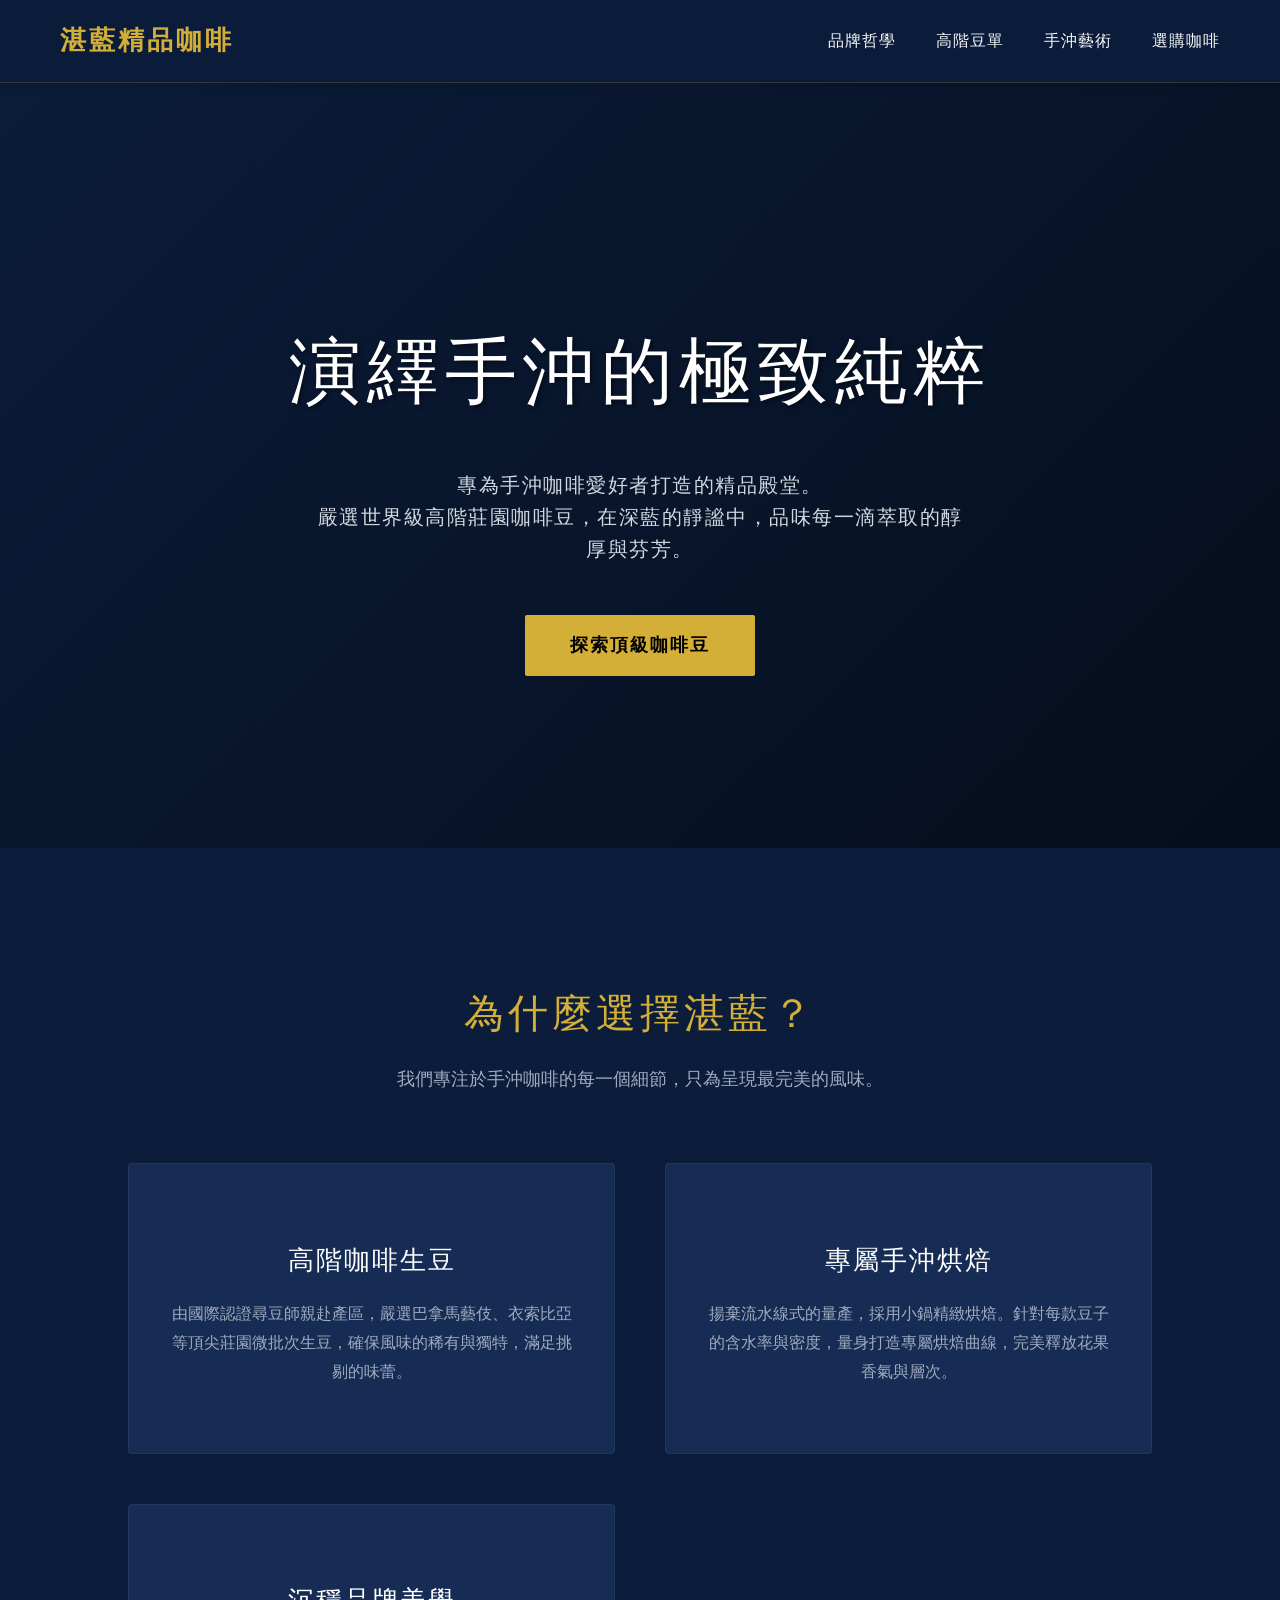
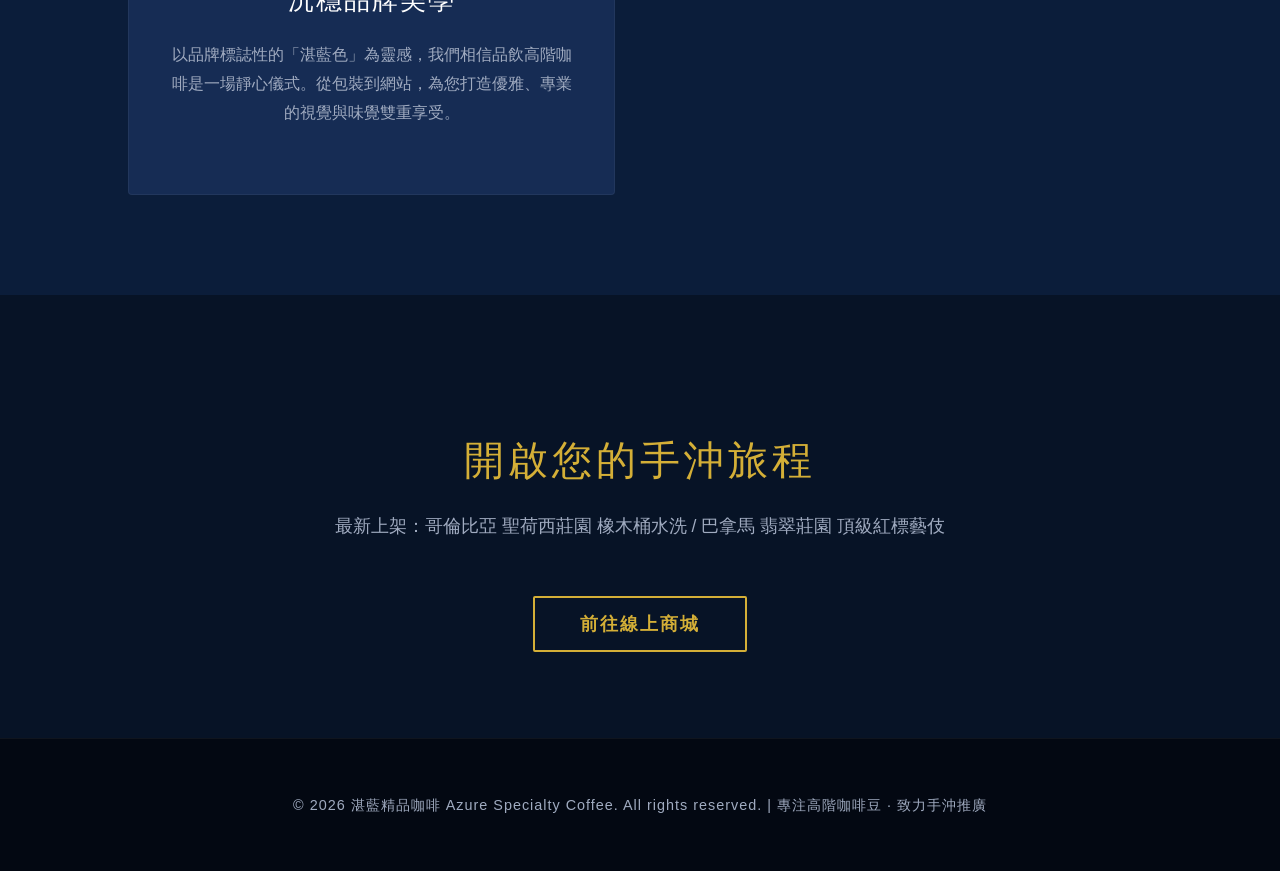
<file: w1/index.html>
<!DOCTYPE html>
<html lang="zh-TW">
<head>
    <meta charset="UTF-8">
    <meta name="viewport" content="width=device-width, initial-scale=1.0">
    <title>湛藍精品咖啡 | 頂級手沖咖啡</title>
    <style>
        :root {
            --primary-blue: #0b1d3a;
            --secondary-blue: #162c54;
            --accent-gold: #d4af37;
            --text-light: #f8f9fa;
            --text-dark: #a0abc0;
        }
        body {
            margin: 0;
            padding: 0;
            font-family: 'Helvetica Neue', Arial, 'Microsoft JhengHei', sans-serif;
            background-color: var(--primary-blue);
            color: var(--text-light);
            line-height: 1.6;
        }
        header {
            display: flex;
            justify-content: space-between;
            align-items: center;
            padding: 20px 60px;
            background-color: rgba(11, 29, 58, 0.98);
            position: sticky;
            top: 0;
            z-index: 1000;
            border-bottom: 1px solid rgba(212, 175, 55, 0.2);
            box-shadow: 0 4px 6px rgba(0,0,0,0.1);
        }
        .logo {
            font-size: 26px;
            font-weight: 700;
            color: var(--accent-gold);
            text-decoration: none;
            letter-spacing: 3px;
            display: flex;
            align-items: center;
            gap: 10px;
        }
        nav {
            display: flex;
            gap: 40px;
        }
        nav a {
            color: var(--text-light);
            text-decoration: none;
            font-size: 16px;
            letter-spacing: 1px;
            transition: color 0.3s ease;
        }
        nav a:hover {
            color: var(--accent-gold);
        }
        .hero {
            height: 85vh;
            display: flex;
            flex-direction: column;
            justify-content: center;
            align-items: center;
            text-align: center;
            background: linear-gradient(135deg, rgba(11,29,58,0.9) 0%, rgba(5,13,26,0.9) 100%), 
                        url('https://images.unsplash.com/photo-1497935586351-b67a49e012bf?ixlib=rb-1.2.1&auto=format&fit=crop&w=1920&q=80') no-repeat center center/cover;
            background-blend-mode: overlay;
            padding: 0 20px;
        }
        .hero h1 {
            font-size: 4.5rem;
            margin-bottom: 20px;
            letter-spacing: 6px;
            color: #ffffff;
            font-weight: 300;
            text-shadow: 2px 2px 4px rgba(0,0,0,0.5);
        }
        .hero p {
            font-size: 1.25rem;
            max-width: 650px;
            color: #d1d8e0;
            margin-bottom: 50px;
            letter-spacing: 1.5px;
        }
        .btn {
            padding: 16px 45px;
            background-color: var(--accent-gold);
            color: #000;
            text-decoration: none;
            font-size: 1.1rem;
            font-weight: bold;
            border-radius: 2px;
            transition: all 0.3s ease;
            letter-spacing: 2px;
        }
        .btn:hover {
            background-color: #fce28b;
            transform: translateY(-3px);
            box-shadow: 0 10px 20px rgba(0,0,0,0.2);
        }
        .section {
            padding: 100px 10%;
        }
        .section-title {
            text-align: center;
            font-size: 2.5rem;
            color: var(--accent-gold);
            margin-bottom: 20px;
            font-weight: 300;
            letter-spacing: 4px;
        }
        .section-subtitle {
            text-align: center;
            color: var(--text-dark);
            margin-bottom: 70px;
            font-size: 1.1rem;
        }
        .features {
            display: grid;
            grid-template-columns: repeat(auto-fit, minmax(320px, 1fr));
            gap: 50px;
        }
        .feature-card {
            background-color: var(--secondary-blue);
            padding: 50px 40px;
            border-radius: 4px;
            text-align: center;
            border: 1px solid rgba(255,255,255,0.05);
            transition: all 0.4s ease;
            position: relative;
            overflow: hidden;
        }
        .feature-card::before {
            content: '';
            position: absolute;
            top: 0; left: 0; width: 100%; height: 3px;
            background-color: var(--accent-gold);
            transform: scaleX(0);
            transition: transform 0.4s ease;
        }
        .feature-card:hover::before {
            transform: scaleX(1);
        }
        .feature-card:hover {
            transform: translateY(-10px);
            box-shadow: 0 15px 30px rgba(0,0,0,0.3);
            border-color: rgba(212, 175, 55, 0.3);
        }
        .feature-card h3 {
            font-size: 1.6rem;
            margin-bottom: 20px;
            color: #fff;
            font-weight: 400;
            letter-spacing: 2px;
        }
        .feature-card p {
            color: var(--text-dark);
            font-size: 1rem;
            line-height: 1.8;
        }
        .shop-section {
            background-color: #071326;
            text-align: center;
        }
        footer {
            text-align: center;
            padding: 40px;
            background-color: #030812;
            color: var(--text-dark);
            font-size: 0.9rem;
            border-top: 1px solid rgba(255,255,255,0.05);
            letter-spacing: 1px;
        }
    </style>
</head>
<body>
    <header>
        <a href="#" class="logo">湛藍精品咖啡</a>
        <nav>
            <a href="#about">品牌哲學</a>
            <a href="#beans">高階豆單</a>
            <a href="#brew">手沖藝術</a>
            <a href="#shop">選購咖啡</a>
        </nav>
    </header>

    <section class="hero">
        <h1>演繹手沖的極致純粹</h1>
        <p>專為手沖咖啡愛好者打造的精品殿堂。<br>嚴選世界級高階莊園咖啡豆，在深藍的靜謐中，品味每一滴萃取的醇厚與芬芳。</p>
        <a href="#shop" class="btn">探索頂級咖啡豆</a>
    </section>

    <section id="about" class="section">
        <h2 class="section-title">為什麼選擇湛藍？</h2>
        <p class="section-subtitle">我們專注於手沖咖啡的每一個細節，只為呈現最完美的風味。</p>
        
        <div class="features">
            <div class="feature-card">
                <h3>高階咖啡生豆</h3>
                <p>由國際認證尋豆師親赴產區，嚴選巴拿馬藝伎、衣索比亞等頂尖莊園微批次生豆，確保風味的稀有與獨特，滿足挑剔的味蕾。</p>
            </div>
            <div class="feature-card">
                <h3>專屬手沖烘焙</h3>
                <p>揚棄流水線式的量產，採用小鍋精緻烘焙。針對每款豆子的含水率與密度，量身打造專屬烘焙曲線，完美釋放花果香氣與層次。</p>
            </div>
            <div class="feature-card">
                <h3>沉穩品牌美學</h3>
                <p>以品牌標誌性的「湛藍色」為靈感，我們相信品飲高階咖啡是一場靜心儀式。從包裝到網站，為您打造優雅、專業的視覺與味覺雙重享受。</p>
            </div>
        </div>
    </section>

    <section id="shop" class="section shop-section">
        <h2 class="section-title">開啟您的手沖旅程</h2>
        <p class="section-subtitle">最新上架：哥倫比亞 聖荷西莊園 橡木桶水洗 / 巴拿馬 翡翠莊園 頂級紅標藝伎</p>
        <a href="#" class="btn" style="background-color: transparent; border: 2px solid var(--accent-gold); color: var(--accent-gold);">前往線上商城</a>
    </section>

    <footer>
        <p>&copy; 2026 湛藍精品咖啡 Azure Specialty Coffee. All rights reserved. | 專注高階咖啡豆 · 致力手沖推廣</p>
    </footer>
</body>
</html>
</file>
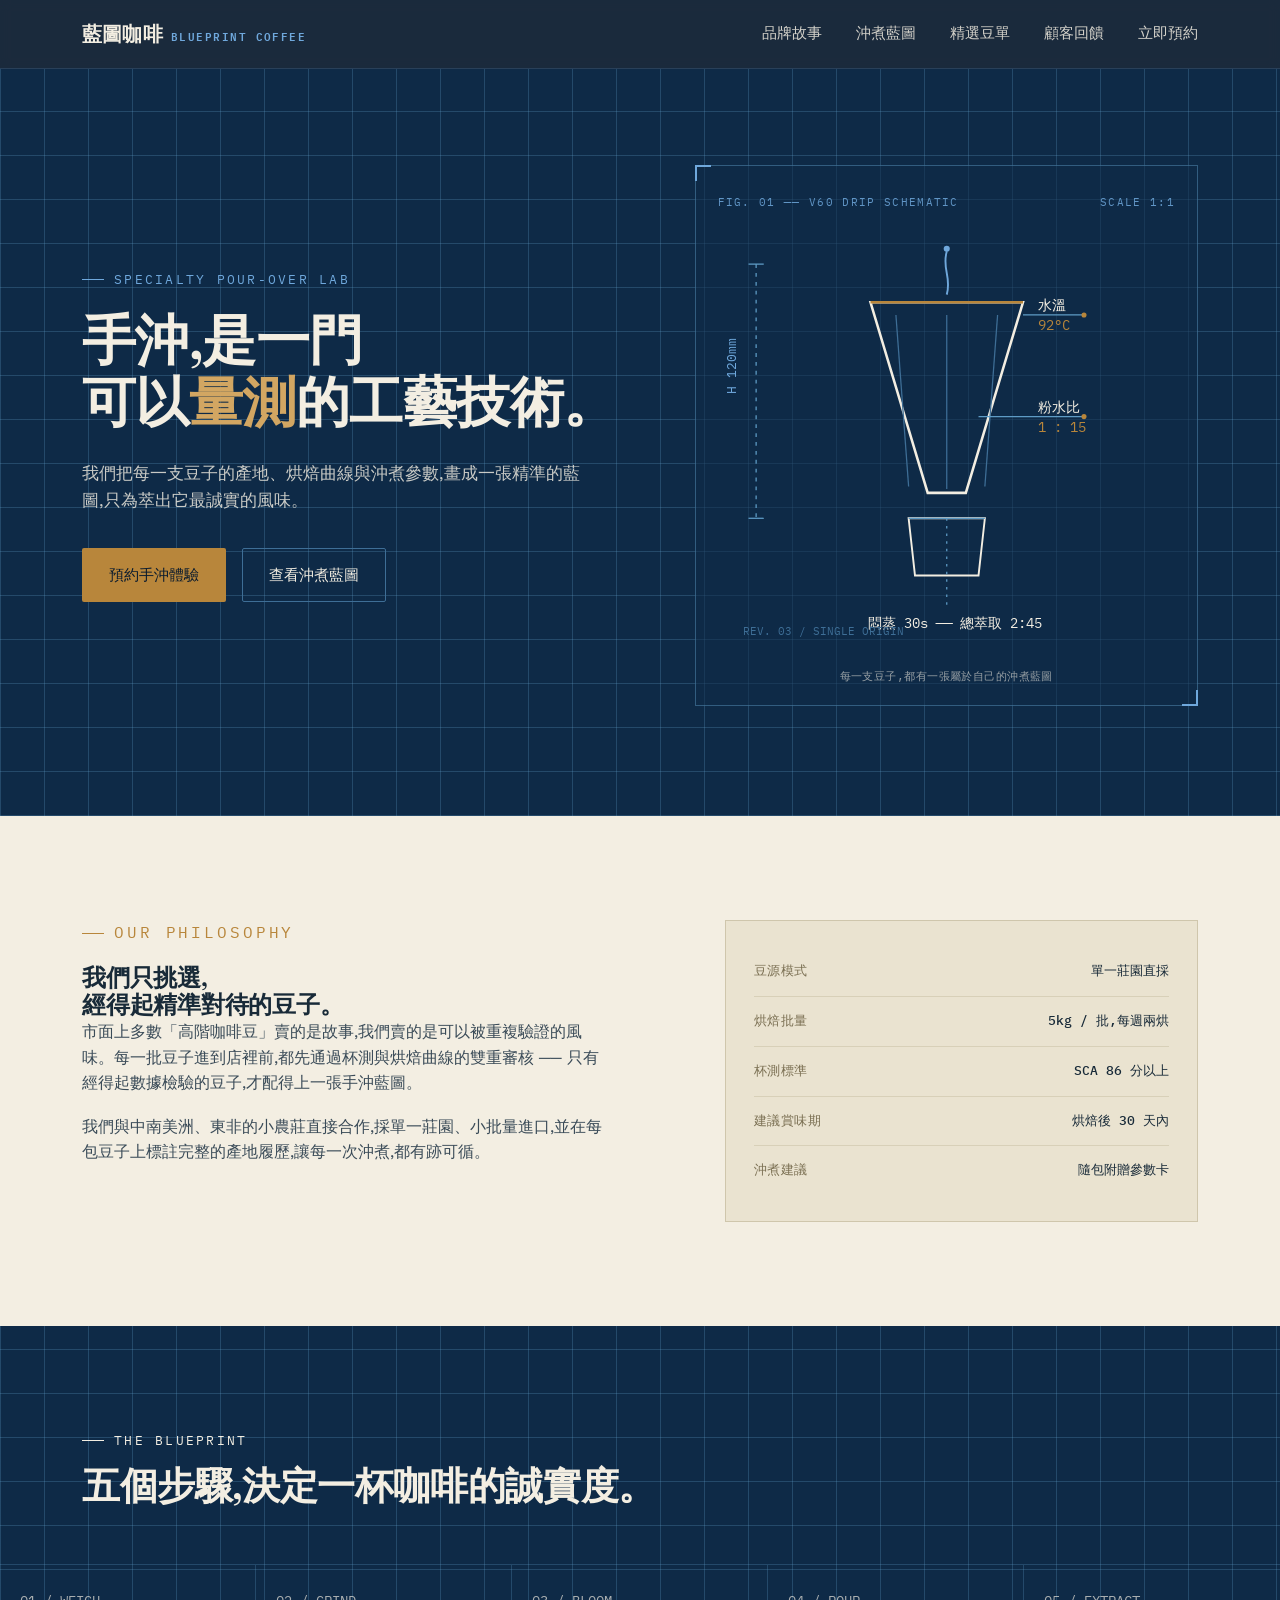
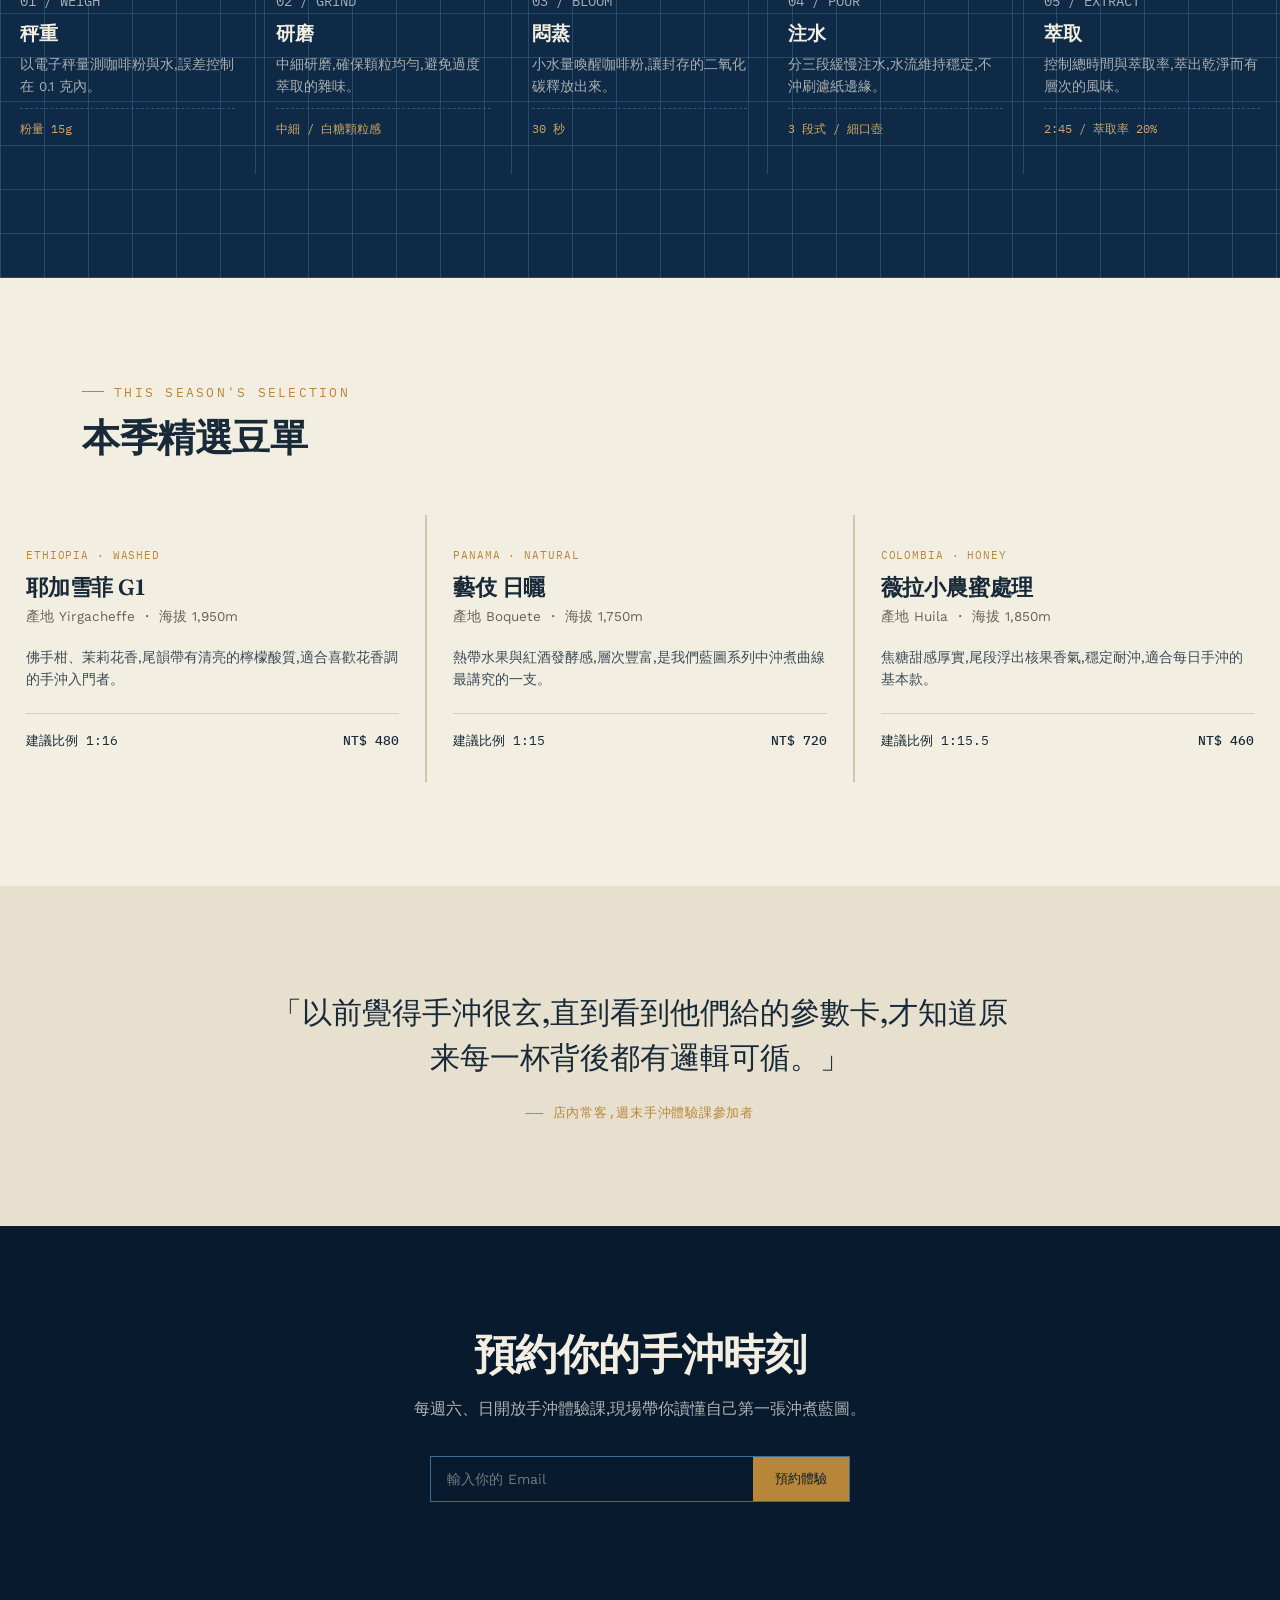
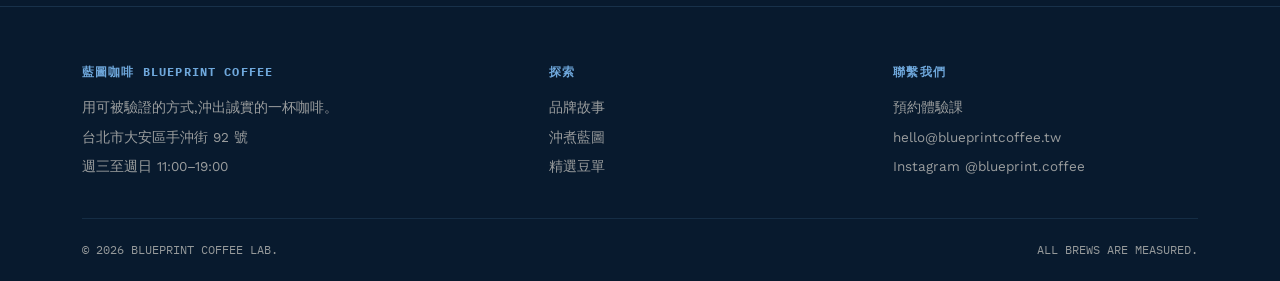
<file: week3/index.html>
<!DOCTYPE html>
<html lang="zh-Hant">
<head>
<meta charset="UTF-8">
<meta name="viewport" content="width=device-width, initial-scale=1.0">
<title>藍圖咖啡 Blueprint Coffee ── 精準手沖,誠實風味</title>
<link rel="preconnect" href="https://fonts.googleapis.com">
<link rel="preconnect" href="https://fonts.gstatic.com" crossorigin>
<link href="https://fonts.googleapis.com/css2?family=Fraunces:opsz,wght@9..144,400;9..144,500;9..144,600;9..144,700&family=Work+Sans:wght@300;400;500;600&family=IBM+Plex+Mono:wght@400;500&display=swap" rel="stylesheet">
<style>
  :root{
    --ink-black:#081A2E;
    --blueprint:#0E2A47;
    --blueprint-line:#3E6E96;
    --blueprint-line-soft:rgba(94,155,197,0.28);
    --paper:#F3EEE2;
    --paper-dim:#E7E0CE;
    --brass:#B8863B;
    --brass-light:#D2A662;
    --sky:#6FA8DC;
    --ink-on-paper:#182A38;
    --max-w:1180px;
  }

  *{margin:0;padding:0;box-sizing:border-box;}
  html{scroll-behavior:smooth;}
  body{
    font-family:'Work Sans', sans-serif;
    background:var(--paper);
    color:var(--ink-on-paper);
    line-height:1.6;
    -webkit-font-smoothing:antialiased;
  }
  a{color:inherit;text-decoration:none;}
  img,svg{display:block;max-width:100%;}
  .container{max-width:var(--max-w);margin:0 auto;padding:0 32px;}
  .eyebrow{
    font-family:'IBM Plex Mono', monospace;
    font-size:12.5px;
    letter-spacing:0.18em;
    text-transform:uppercase;
    display:flex;
    align-items:center;
    gap:10px;
  }
  .eyebrow::before{
    content:"";
    width:22px;height:1px;
    background:currentColor;
    display:inline-block;
  }
  h1,h2,h3{
    font-family:'Fraunces', serif;
    font-weight:600;
    line-height:1.15;
    letter-spacing:-0.01em;
  }
  .btn{
    display:inline-flex;
    align-items:center;
    gap:10px;
    padding:14px 26px;
    border-radius:2px;
    font-family:'Work Sans', sans-serif;
    font-size:15px;
    font-weight:500;
    border:1px solid transparent;
    cursor:pointer;
    transition:transform .25s ease, background .25s ease, border-color .25s ease, color .25s ease;
  }
  .btn:focus-visible{outline:2px solid var(--sky);outline-offset:3px;}
  .btn-primary{background:var(--brass);color:var(--ink-black);}
  .btn-primary:hover{background:var(--brass-light);transform:translateY(-1px);}
  .btn-ghost{border-color:var(--blueprint-line);color:var(--paper);}
  .btn-ghost:hover{border-color:var(--sky);color:var(--sky);}
  .btn-ghost.on-paper{border-color:var(--ink-on-paper);color:var(--ink-on-paper);}
  .btn-ghost.on-paper:hover{border-color:var(--brass);color:var(--brass);}

  /* ---------- NAV ---------- */
  header{
    position:sticky;top:0;z-index:50;
    background:rgba(8,26,46,0.92);
    backdrop-filter:blur(6px);
    border-bottom:1px solid rgba(94,155,197,0.2);
  }
  nav{
    max-width:var(--max-w);margin:0 auto;padding:18px 32px;
    display:flex;align-items:center;justify-content:space-between;
    color:var(--paper);
  }
  .logo{
    font-family:'Fraunces', serif;
    font-size:20px;font-weight:600;letter-spacing:0.01em;
    color:var(--paper);display:flex;align-items:baseline;gap:8px;
  }
  .logo span{
    font-family:'IBM Plex Mono', monospace;
    font-size:10.5px;letter-spacing:0.14em;color:var(--sky);
  }
  .nav-links{display:flex;gap:34px;font-size:14.5px;}
  .nav-links a{opacity:0.85;transition:opacity .2s;}
  .nav-links a:hover{opacity:1;color:var(--sky);}
  .nav-toggle{display:none;background:none;border:none;color:var(--paper);font-size:24px;cursor:pointer;}

  @media (max-width:860px){
    .nav-links{
      position:absolute;top:100%;left:0;right:0;
      background:var(--ink-black);
      flex-direction:column;gap:0;
      max-height:0;overflow:hidden;
      transition:max-height .3s ease;
    }
    .nav-links.open{max-height:320px;}
    .nav-links a{padding:16px 32px;border-top:1px solid rgba(94,155,197,0.15);}
    .nav-toggle{display:block;}
  }

  /* ---------- HERO ---------- */
  .hero{
    background:
      repeating-linear-gradient(0deg, var(--blueprint-line-soft) 0, var(--blueprint-line-soft) 1px, transparent 1px, transparent 44px),
      repeating-linear-gradient(90deg, var(--blueprint-line-soft) 0, var(--blueprint-line-soft) 1px, transparent 1px, transparent 44px),
      var(--blueprint);
    color:var(--paper);
    padding:96px 0 110px;
    position:relative;
    overflow:hidden;
  }
  .hero-grid{
    max-width:var(--max-w);margin:0 auto;padding:0 32px;
    display:grid;grid-template-columns:1.05fr 0.95fr;gap:56px;align-items:center;
  }
  .hero h1{font-size:clamp(34px,4.6vw,54px);margin:20px 0 26px;color:var(--paper);}
  .hero h1 em{font-style:normal;color:var(--brass-light);}
  .hero p.lede{font-size:17px;max-width:46ch;color:rgba(243,238,226,0.82);margin-bottom:34px;}
  .hero-cta{display:flex;gap:16px;flex-wrap:wrap;}
  .hero-eyebrow{color:var(--sky);margin-bottom:6px;}

  .blueprint-plate{
    position:relative;
    border:1px solid rgba(94,155,197,0.45);
    background:rgba(15,42,71,0.55);
    padding:28px 22px 20px;
  }
  .blueprint-plate::before,.blueprint-plate::after,
  .plate-corner-tl,.plate-corner-br{
    content:"";position:absolute;width:14px;height:14px;
    border-color:var(--sky);
  }
  .blueprint-plate::before{top:-1px;left:-1px;border-top:2px solid var(--sky);border-left:2px solid var(--sky);}
  .blueprint-plate::after{bottom:-1px;right:-1px;border-bottom:2px solid var(--sky);border-right:2px solid var(--sky);}
  .plate-label{
    font-family:'IBM Plex Mono', monospace;font-size:11px;letter-spacing:0.12em;
    color:var(--sky);display:flex;justify-content:space-between;margin-bottom:14px;opacity:0.85;
  }
  .plate-caption{
    font-family:'IBM Plex Mono', monospace;font-size:11px;color:rgba(243,238,226,0.6);
    text-align:center;margin-top:10px;letter-spacing:0.04em;
  }

  @media (max-width:900px){
    .hero-grid{grid-template-columns:1fr;}
    .hero{padding:64px 0 76px;}
  }

  /* ---------- SECTION SHARED ---------- */
  section{padding:104px 0;}
  .section-head{max-width:640px;margin-bottom:56px;}
  .section-head h2{font-size:clamp(26px,3.2vw,38px);margin-top:14px;}
  .on-dark{background:var(--ink-black);color:var(--paper);}
  .on-dark .eyebrow{color:var(--sky);}
  .on-paper .eyebrow{color:var(--brass);}

  /* ---------- ABOUT / SPEC SHEET ---------- */
  .about-grid{display:grid;grid-template-columns:1.1fr 0.9fr;gap:64px;align-items:start;}
  .about-grid p{font-size:16px;color:#3a4b58;max-width:52ch;margin-bottom:18px;}
  .spec-sheet{border:1px solid #cfc6ac;background:#EAE3D0;padding:26px 28px;}
  .spec-row{
    display:flex;justify-content:space-between;gap:20px;
    padding:14px 0;border-bottom:1px solid #d8d0b8;
    font-family:'IBM Plex Mono', monospace;font-size:13px;
  }
  .spec-row:last-child{border-bottom:none;}
  .spec-row dt{color:#7a6f52;letter-spacing:0.04em;}
  .spec-row dd{font-weight:500;color:var(--ink-on-paper);text-align:right;}

  @media (max-width:860px){ .about-grid{grid-template-columns:1fr;} }

  /* ---------- PROCESS BLUEPRINT ---------- */
  .process{
    background:
      repeating-linear-gradient(0deg, var(--blueprint-line-soft) 0, var(--blueprint-line-soft) 1px, transparent 1px, transparent 44px),
      repeating-linear-gradient(90deg, var(--blueprint-line-soft) 0, var(--blueprint-line-soft) 1px, transparent 1px, transparent 44px),
      var(--blueprint);
    color:var(--paper);
  }
  .steps{
    display:grid;grid-template-columns:repeat(5,1fr);gap:0;
    border-top:1px solid var(--blueprint-line-soft);
  }
  .step{
    padding:26px 20px;border-right:1px solid var(--blueprint-line-soft);position:relative;
  }
  .step:last-child{border-right:none;}
  .step-index{font-family:'IBM Plex Mono', monospace;font-size:12px;color:var(--sky);margin-bottom:14px;}
  .step h3{font-size:19px;color:var(--paper);margin-bottom:10px;font-weight:600;}
  .step p{font-size:13.5px;color:rgba(243,238,226,0.68);margin-bottom:10px;}
  .step .metric{
    font-family:'IBM Plex Mono', monospace;font-size:12px;color:var(--brass-light);
    border-top:1px dashed rgba(94,155,197,0.4);padding-top:10px;
  }
  @media (max-width:960px){
    .steps{grid-template-columns:1fr 1fr;}
    .step{border-right:1px solid var(--blueprint-line-soft);border-bottom:1px solid var(--blueprint-line-soft);}
    .step:nth-child(2n){border-right:none;}
  }
  @media (max-width:560px){
    .steps{grid-template-columns:1fr;}
    .step{border-right:none;}
  }

  /* ---------- BEANS ---------- */
  .bean-grid{display:grid;grid-template-columns:repeat(3,1fr);gap:2px;background:#cfc6ac;}
  .bean-card{
    background:var(--paper);padding:32px 26px;position:relative;
    display:flex;flex-direction:column;height:100%;
  }
  .bean-tag{
    font-family:'IBM Plex Mono', monospace;font-size:11px;color:var(--brass);
    letter-spacing:0.08em;margin-bottom:10px;
  }
  .bean-card h3{font-size:22px;margin-bottom:6px;}
  .bean-origin{font-size:13.5px;color:#6b6250;margin-bottom:18px;}
  .bean-notes{font-size:14px;color:#3a4b58;margin-bottom:22px;flex-grow:1;}
  .bean-meta{
    display:flex;justify-content:space-between;align-items:center;
    border-top:1px solid #d8d0b8;padding-top:16px;
    font-family:'IBM Plex Mono', monospace;font-size:12.5px;
  }
  .bean-price{color:var(--ink-on-paper);font-weight:500;}
  @media (max-width:900px){ .bean-grid{grid-template-columns:1fr 1fr;} }
  @media (max-width:600px){ .bean-grid{grid-template-columns:1fr;} }

  /* ---------- QUOTE ---------- */
  .quote-section{background:var(--paper-dim);}
  .quote-wrap{max-width:760px;margin:0 auto;text-align:center;}
  blockquote{
    font-family:'Fraunces', serif;font-size:clamp(22px,2.6vw,30px);
    font-weight:500;line-height:1.5;color:var(--ink-on-paper);margin-bottom:22px;
  }
  .quote-attr{font-family:'IBM Plex Mono', monospace;font-size:12.5px;color:var(--brass);letter-spacing:0.06em;}

  /* ---------- CTA / FOOTER ---------- */
  .cta-section{background:var(--ink-black);color:var(--paper);text-align:center;}
  .cta-section h2{font-size:clamp(28px,3.6vw,42px);margin-bottom:18px;}
  .cta-section p{color:rgba(243,238,226,0.72);max-width:48ch;margin:0 auto 34px;}
  .cta-form{
    display:flex;max-width:420px;margin:0 auto;gap:0;border:1px solid var(--blueprint-line);
  }
  .cta-form input{
    flex:1;background:transparent;border:none;padding:14px 16px;
    color:var(--paper);font-family:'Work Sans', sans-serif;font-size:14px;
  }
  .cta-form input::placeholder{color:rgba(243,238,226,0.45);}
  .cta-form input:focus{outline:none;}
  .cta-form button{
    background:var(--brass);color:var(--ink-black);border:none;
    padding:0 22px;font-weight:500;cursor:pointer;font-family:'Work Sans', sans-serif;
    transition:background .2s;
  }
  .cta-form button:hover{background:var(--brass-light);}

  footer{background:var(--ink-black);border-top:1px solid rgba(94,155,197,0.18);color:rgba(243,238,226,0.6);}
  .footer-grid{
    display:grid;grid-template-columns:1.4fr 1fr 1fr;gap:40px;padding:56px 0 32px;
    font-size:13.5px;
  }
  .footer-grid h4{
    font-family:'IBM Plex Mono', monospace;font-size:11.5px;letter-spacing:0.1em;
    color:var(--sky);margin-bottom:16px;text-transform:uppercase;
  }
  .footer-grid p, .footer-grid a{display:block;margin-bottom:8px;color:rgba(243,238,226,0.62);}
  .footer-grid a:hover{color:var(--paper);}
  .footer-bottom{
    border-top:1px solid rgba(94,155,197,0.15);padding:22px 0;
    font-family:'IBM Plex Mono', monospace;font-size:11.5px;
    display:flex;justify-content:space-between;flex-wrap:wrap;gap:10px;
  }
  @media (max-width:700px){ .footer-grid{grid-template-columns:1fr;} }

  /* ---------- REVEAL ---------- */
  .reveal{opacity:0;transform:translateY(18px);transition:opacity .7s ease, transform .7s ease;}
  .reveal.in{opacity:1;transform:translateY(0);}
  @media (prefers-reduced-motion: reduce){
    .reveal{opacity:1;transform:none;transition:none;}
    html{scroll-behavior:auto;}
  }
</style>
</head>
<body>

<header>
  <nav>
    <a href="#top" class="logo">藍圖咖啡<span>BLUEPRINT COFFEE</span></a>
    <button class="nav-toggle" id="navToggle" aria-label="開啟選單" aria-expanded="false">☰</button>
    <div class="nav-links" id="navLinks">
      <a href="#about">品牌故事</a>
      <a href="#process">沖煮藍圖</a>
      <a href="#beans">精選豆單</a>
      <a href="#quote">顧客回饋</a>
      <a href="#cta">立即預約</a>
    </div>
  </nav>
</header>

<section class="hero" id="top">
  <div class="hero-grid">
    <div>
      <p class="eyebrow hero-eyebrow">SPECIALTY POUR-OVER LAB</p>
      <h1>手沖,是一門<br>可以<em>量測</em>的工藝技術。</h1>
      <p class="lede">我們把每一支豆子的產地、烘焙曲線與沖煮參數,畫成一張精準的藍圖,只為萃出它最誠實的風味。</p>
      <div class="hero-cta">
        <a href="#cta" class="btn btn-primary">預約手沖體驗</a>
        <a href="#process" class="btn btn-ghost">查看沖煮藍圖</a>
      </div>
    </div>

    <div class="blueprint-plate reveal">
      <div class="plate-label"><span>FIG. 01 ── V60 DRIP SCHEMATIC</span><span>SCALE 1:1</span></div>
      <svg viewBox="0 0 360 340" xmlns="http://www.w3.org/2000/svg" role="img" aria-label="V60 手沖濾杯示意圖,標註水溫、粉水比、悶蒸與總萃取時間">
        <!-- dimension lines -->
        <line x1="30" y1="30" x2="30" y2="230" stroke="#5E9BC5" stroke-width="1" stroke-dasharray="3 4"/>
        <line x1="24" y1="30" x2="36" y2="30" stroke="#5E9BC5" stroke-width="1"/>
        <line x1="24" y1="230" x2="36" y2="230" stroke="#5E9BC5" stroke-width="1"/>
        <text x="14" y="132" fill="#6FA8DC" font-size="10" font-family="IBM Plex Mono, monospace" transform="rotate(-90 14 132)">H 120mm</text>

        <!-- dripper cone -->
        <path d="M120 60 L240 60 L195 210 L165 210 Z" fill="none" stroke="#F3EEE2" stroke-width="2"/>
        <path d="M120 60 L240 60" stroke="#B8863B" stroke-width="2"/>
        <!-- ribs -->
        <line x1="140" y1="70" x2="150" y2="205" stroke="#3E6E96" stroke-width="1"/>
        <line x1="180" y1="70" x2="180" y2="207" stroke="#3E6E96" stroke-width="1"/>
        <line x1="220" y1="70" x2="210" y2="205" stroke="#3E6E96" stroke-width="1"/>

        <!-- server -->
        <path d="M150 230 L210 230 L205 275 L155 275 Z" fill="none" stroke="#F3EEE2" stroke-width="1.5"/>
        <line x1="150" y1="230" x2="210" y2="230" stroke="#5E9BC5" stroke-width="1"/>

        <!-- pour line + droplets -->
        <path d="M180 20 C176 34, 184 40, 180 54" stroke="#6FA8DC" stroke-width="1.5" fill="none"/>
        <circle cx="180" cy="18" r="2.4" fill="#6FA8DC"/>

        <!-- annotation callouts -->
        <line x1="240" y1="70" x2="288" y2="70" stroke="#5E9BC5" stroke-width="1"/>
        <circle cx="288" cy="70" r="2" fill="#B8863B"/>
        <text x="252" y="66" fill="#F3EEE2" font-size="11" font-family="IBM Plex Mono, monospace">水溫</text>
        <text x="252" y="82" fill="#B8863B" font-size="11" font-family="IBM Plex Mono, monospace">92°C</text>

        <line x1="205" y1="150" x2="288" y2="150" stroke="#5E9BC5" stroke-width="1"/>
        <circle cx="288" cy="150" r="2" fill="#B8863B"/>
        <text x="252" y="146" fill="#F3EEE2" font-size="11" font-family="IBM Plex Mono, monospace">粉水比</text>
        <text x="252" y="162" fill="#B8863B" font-size="11" font-family="IBM Plex Mono, monospace">1 : 15</text>

        <line x1="180" y1="230" x2="180" y2="300" stroke="#5E9BC5" stroke-width="1" stroke-dasharray="2 4"/>
        <text x="118" y="316" fill="#F3EEE2" font-size="11" font-family="IBM Plex Mono, monospace">悶蒸 30s ── 總萃取 2:45</text>

        <!-- corner tick -->
        <text x="20" y="322" fill="#3E6E96" font-size="9" font-family="IBM Plex Mono, monospace">REV. 03 / SINGLE ORIGIN</text>
      </svg>
      <p class="plate-caption">每一支豆子,都有一張屬於自己的沖煮藍圖</p>
    </div>
  </div>
</section>

<section class="on-paper" id="about">
  <div class="container">
    <div class="about-grid">
      <div class="reveal">
        <p class="eyebrow">OUR PHILOSOPHY</p>
        <h2>我們只挑選,<br>經得起精準對待的豆子。</h2>
        <p>市面上多數「高階咖啡豆」賣的是故事,我們賣的是可以被重複驗證的風味。每一批豆子進到店裡前,都先通過杯測與烘焙曲線的雙重審核 ── 只有經得起數據檢驗的豆子,才配得上一張手沖藍圖。</p>
        <p>我們與中南美洲、東非的小農莊直接合作,採單一莊園、小批量進口,並在每包豆子上標註完整的產地履歷,讓每一次沖煮,都有跡可循。</p>
      </div>
      <dl class="spec-sheet reveal">
        <div class="spec-row"><dt>豆源模式</dt><dd>單一莊園直採</dd></div>
        <div class="spec-row"><dt>烘焙批量</dt><dd>5kg / 批,每週兩烘</dd></div>
        <div class="spec-row"><dt>杯測標準</dt><dd>SCA 86 分以上</dd></div>
        <div class="spec-row"><dt>建議賞味期</dt><dd>烘焙後 30 天內</dd></div>
        <div class="spec-row"><dt>沖煮建議</dt><dd>隨包附贈參數卡</dd></div>
      </dl>
    </div>
  </div>
</section>

<section class="process" id="process">
  <div class="container">
    <div class="section-head reveal">
      <p class="eyebrow">THE BLUEPRINT</p>
      <h2>五個步驟,決定一杯咖啡的誠實度。</h2>
    </div>
  </div>
  <div class="steps reveal">
    <div class="step">
      <p class="step-index">01 / WEIGH</p>
      <h3>秤重</h3>
      <p>以電子秤量測咖啡粉與水,誤差控制在 0.1 克內。</p>
      <p class="metric">粉量 15g</p>
    </div>
    <div class="step">
      <p class="step-index">02 / GRIND</p>
      <h3>研磨</h3>
      <p>中細研磨,確保顆粒均勻,避免過度萃取的雜味。</p>
      <p class="metric">中細 / 白糖顆粒感</p>
    </div>
    <div class="step">
      <p class="step-index">03 / BLOOM</p>
      <h3>悶蒸</h3>
      <p>小水量喚醒咖啡粉,讓封存的二氧化碳釋放出來。</p>
      <p class="metric">30 秒</p>
    </div>
    <div class="step">
      <p class="step-index">04 / POUR</p>
      <h3>注水</h3>
      <p>分三段緩慢注水,水流維持穩定,不沖刷濾紙邊緣。</p>
      <p class="metric">3 段式 / 細口壺</p>
    </div>
    <div class="step">
      <p class="step-index">05 / EXTRACT</p>
      <h3>萃取</h3>
      <p>控制總時間與萃取率,萃出乾淨而有層次的風味。</p>
      <p class="metric">2:45 / 萃取率 20%</p>
    </div>
  </div>
</section>

<section class="on-paper" id="beans">
  <div class="container">
    <div class="section-head reveal">
      <p class="eyebrow">THIS SEASON'S SELECTION</p>
      <h2>本季精選豆單</h2>
    </div>
  </div>
  <div class="bean-grid reveal">
    <div class="bean-card">
      <p class="bean-tag">ETHIOPIA · WASHED</p>
      <h3>耶加雪菲 G1</h3>
      <p class="bean-origin">產地 Yirgacheffe ・ 海拔 1,950m</p>
      <p class="bean-notes">佛手柑、茉莉花香,尾韻帶有清亮的檸檬酸質,適合喜歡花香調的手沖入門者。</p>
      <div class="bean-meta"><span>建議比例 1:16</span><span class="bean-price">NT$ 480</span></div>
    </div>
    <div class="bean-card">
      <p class="bean-tag">PANAMA · NATURAL</p>
      <h3>藝伎 日曬</h3>
      <p class="bean-origin">產地 Boquete ・ 海拔 1,750m</p>
      <p class="bean-notes">熱帶水果與紅酒發酵感,層次豐富,是我們藍圖系列中沖煮曲線最講究的一支。</p>
      <div class="bean-meta"><span>建議比例 1:15</span><span class="bean-price">NT$ 720</span></div>
    </div>
    <div class="bean-card">
      <p class="bean-tag">COLOMBIA · HONEY</p>
      <h3>薇拉小農蜜處理</h3>
      <p class="bean-origin">產地 Huila ・ 海拔 1,850m</p>
      <p class="bean-notes">焦糖甜感厚實,尾段浮出核果香氣,穩定耐沖,適合每日手沖的基本款。</p>
      <div class="bean-meta"><span>建議比例 1:15.5</span><span class="bean-price">NT$ 460</span></div>
    </div>
  </div>
</section>

<section class="quote-section" id="quote">
  <div class="container">
    <div class="quote-wrap reveal">
      <blockquote>「以前覺得手沖很玄,直到看到他們給的參數卡,才知道原来每一杯背後都有邏輯可循。」</blockquote>
      <p class="quote-attr">── 店內常客,週末手沖體驗課參加者</p>
    </div>
  </div>
</section>

<section class="cta-section" id="cta">
  <div class="container">
    <h2 class="reveal">預約你的手沖時刻</h2>
    <p class="reveal">每週六、日開放手沖體驗課,現場帶你讀懂自己第一張沖煮藍圖。</p>
    <form class="cta-form reveal" onsubmit="event.preventDefault(); this.querySelector('button').textContent='已收到,我們會盡快聯繫';">
      <input type="email" placeholder="輸入你的 Email" required aria-label="Email">
      <button type="submit">預約體驗</button>
    </form>
  </div>
</section>

<footer>
  <div class="container">
    <div class="footer-grid">
      <div>
        <h4>藍圖咖啡 BLUEPRINT COFFEE</h4>
        <p>用可被驗證的方式,沖出誠實的一杯咖啡。</p>
        <p>台北市大安區手沖街 92 號</p>
        <p>週三至週日 11:00–19:00</p>
      </div>
      <div>
        <h4>探索</h4>
        <a href="#about">品牌故事</a>
        <a href="#process">沖煮藍圖</a>
        <a href="#beans">精選豆單</a>
      </div>
      <div>
        <h4>聯繫我們</h4>
        <a href="#cta">預約體驗課</a>
        <a href="mailto:hello@blueprintcoffee.tw">hello@blueprintcoffee.tw</a>
        <a href="#top">Instagram @blueprint.coffee</a>
      </div>
    </div>
    <div class="footer-bottom">
      <span>© 2026 BLUEPRINT COFFEE LAB.</span>
      <span>ALL BREWS ARE MEASURED.</span>
    </div>
  </div>
</footer>

<script>
  // mobile nav toggle
  const navToggle = document.getElementById('navToggle');
  const navLinks = document.getElementById('navLinks');
  navToggle.addEventListener('click', () => {
    const isOpen = navLinks.classList.toggle('open');
    navToggle.setAttribute('aria-expanded', isOpen);
  });
  navLinks.querySelectorAll('a').forEach(a => a.addEventListener('click', () => {
    navLinks.classList.remove('open');
    navToggle.setAttribute('aria-expanded', 'false');
  }));

  // scroll reveal
  const prefersReduced = window.matchMedia('(prefers-reduced-motion: reduce)').matches;
  if (!prefersReduced && 'IntersectionObserver' in window) {
    const io = new IntersectionObserver((entries) => {
      entries.forEach(entry => {
        if (entry.isIntersecting) {
          entry.target.classList.add('in');
          io.unobserve(entry.target);
        }
      });
    }, { threshold: 0.15 });
    document.querySelectorAll('.reveal').forEach(el => io.observe(el));
  } else {
    document.querySelectorAll('.reveal').forEach(el => el.classList.add('in'));
  }
</script>

</body>
</html>
</file>
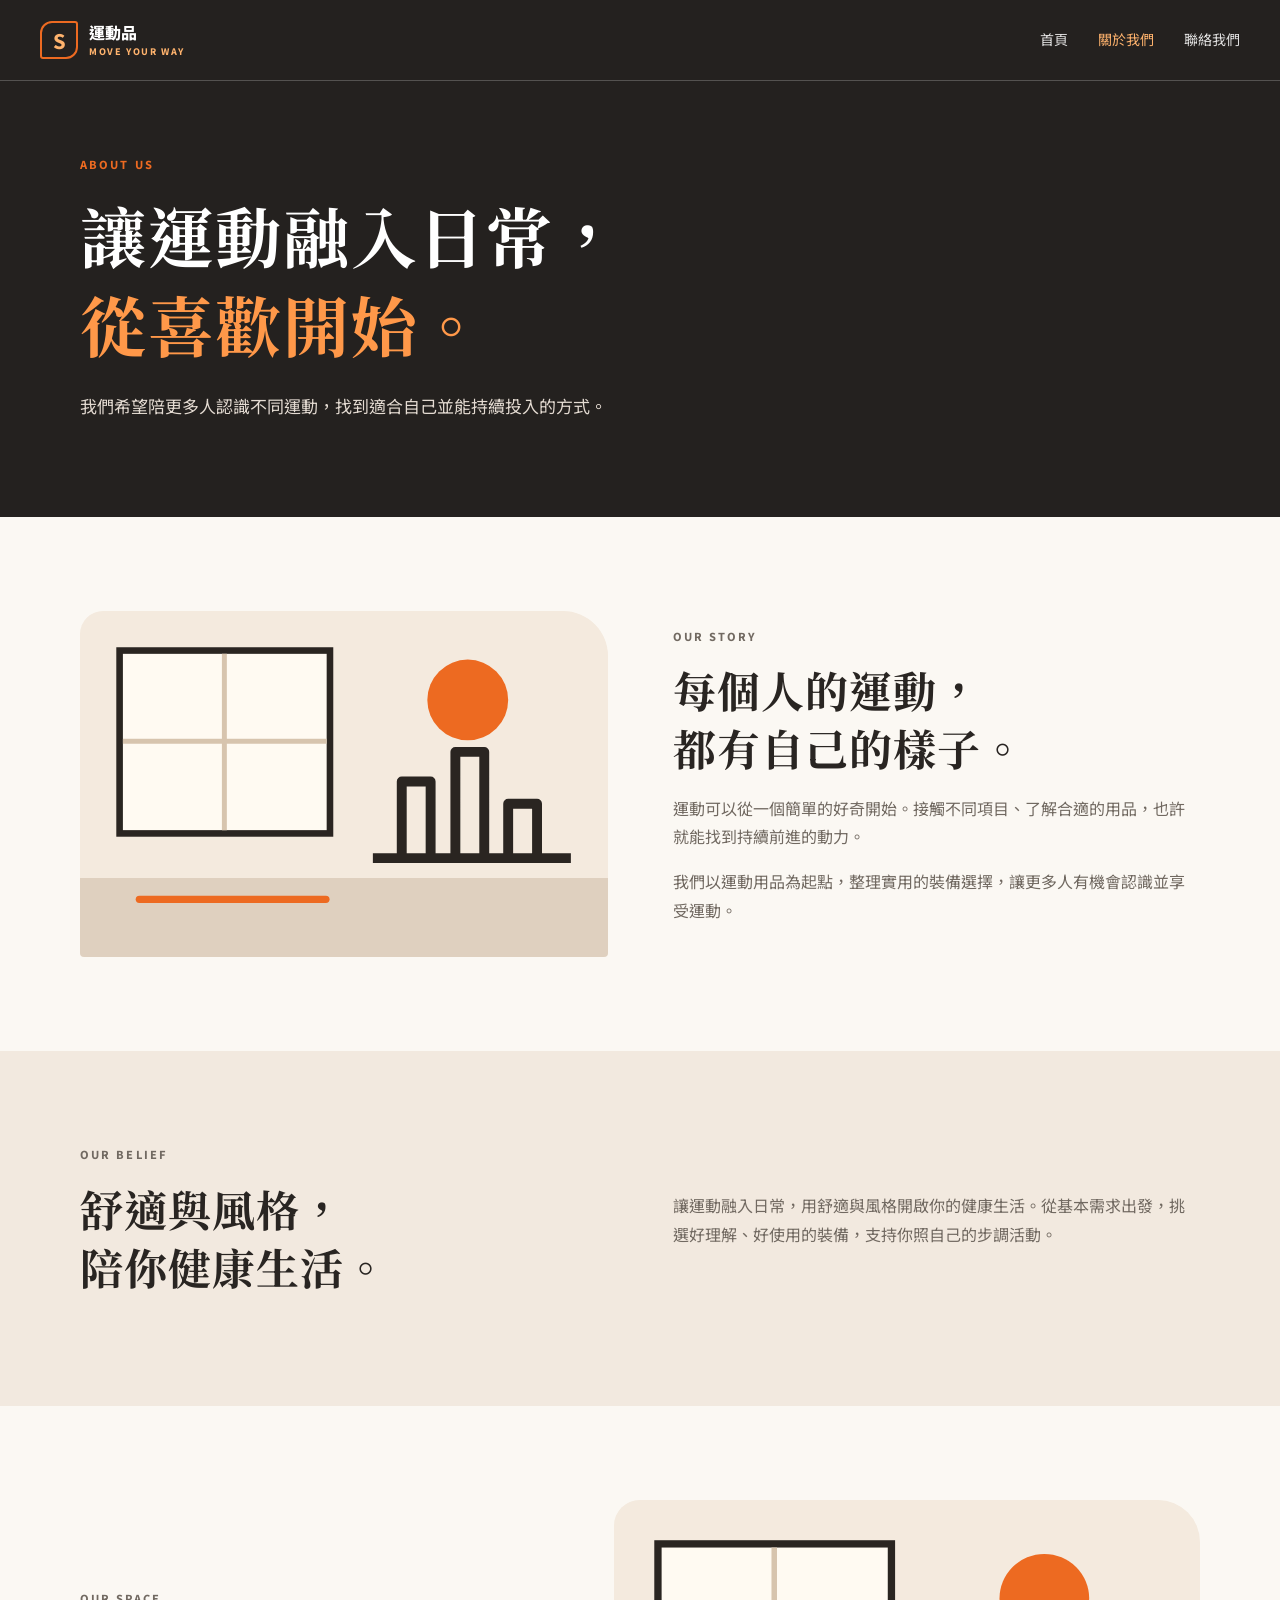
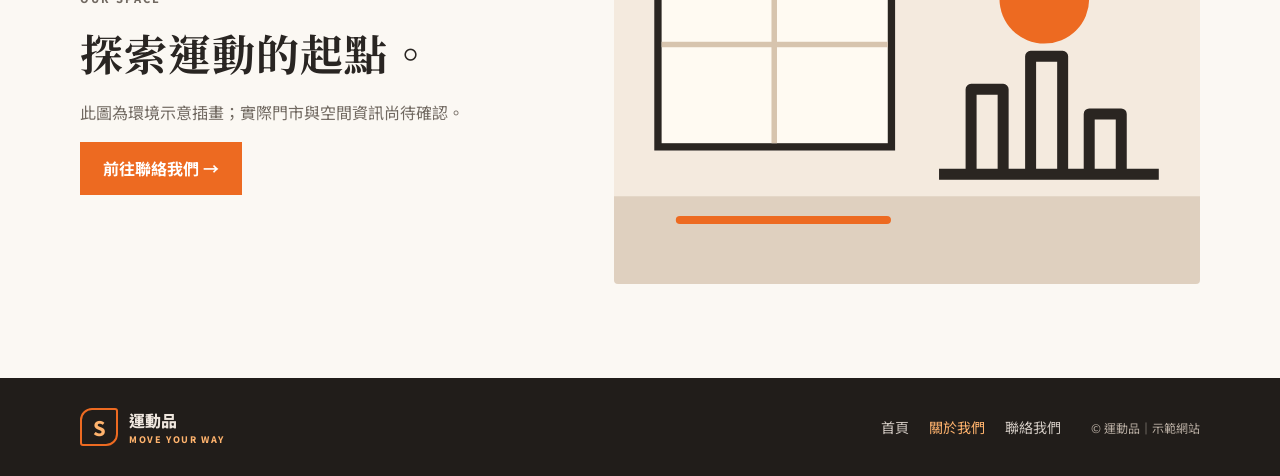
<file: pages/about.html>
﻿<!doctype html>
<html lang="zh-Hant">
<head>
  <meta charset="utf-8">
  <meta name="viewport" content="width=device-width, initial-scale=1">
  <meta name="description" content="認識運動品的品牌故事與經營理念。">
  <title>關於我們｜運動品</title>
  <link rel="stylesheet" href="assets/css/site.css">
  <script src="assets/js/site.js" defer></script>
</head>
<body>
  <header class="site-header">
    <div class="header-inner">
      <a class="brand" href="index.html" aria-label="運動品首頁"><span class="brand-mark" aria-hidden="true">S</span><span>運動品<small>MOVE YOUR WAY</small></span></a>
      <button class="menu-toggle" type="button" aria-expanded="false" aria-controls="site-nav">選單</button>
      <nav id="site-nav" aria-label="主要導覽"><a href="index.html" data-page="index">首頁</a><a href="about.html" data-page="about">關於我們</a><a href="contact.html" data-page="contact">聯絡我們</a></nav>
    </div>
  </header>
  <main>
    <section class="page-hero"><div class="wrap"><p class="eyebrow">ABOUT US</p><h1>讓運動融入日常，<br><em>從喜歡開始。</em></h1><p class="lead">我們希望陪更多人認識不同運動，找到適合自己並能持續投入的方式。</p></div></section>
    <section class="section"><div class="wrap split">
      <img src="assets/images/sport-space.svg" alt="運動器材與展示空間的示意插畫">
      <div><p class="eyebrow">OUR STORY</p><h2>每個人的運動，<br>都有自己的樣子。</h2><p>運動可以從一個簡單的好奇開始。接觸不同項目、了解合適的用品，也許就能找到持續前進的動力。</p><p>我們以運動用品為起點，整理實用的裝備選擇，讓更多人有機會認識並享受運動。</p></div>
    </div></section>
    <section class="section soft"><div class="wrap split">
      <div><p class="eyebrow">OUR BELIEF</p><h2>舒適與風格，<br>陪你健康生活。</h2></div>
      <p>讓運動融入日常，用舒適與風格開啟你的健康生活。從基本需求出發，挑選好理解、好使用的裝備，支持你照自己的步調活動。</p>
    </div></section>
    <section class="section"><div class="wrap environment">
      <div><p class="eyebrow">OUR SPACE</p><h2>探索運動的起點。</h2><p>此圖為環境示意插畫；實際門市與空間資訊尚待確認。</p><a class="button" href="contact.html">前往聯絡我們 →</a></div>
      <img src="assets/images/sport-space.svg" alt="運動用品展示空間示意圖">
    </div></section>
  </main>
  <footer class="site-footer"><div class="wrap footer-inner">
    <a class="brand" href="index.html"><span class="brand-mark" aria-hidden="true">S</span><span>運動品<small>MOVE YOUR WAY</small></span></a>
    <nav aria-label="頁尾導覽"><a href="index.html" data-page="index">首頁</a><a href="about.html" data-page="about">關於我們</a><a href="contact.html" data-page="contact">聯絡我們</a></nav>
    <small>© 運動品｜示範網站</small>
  </div></footer>
</body>
</html>
</file>
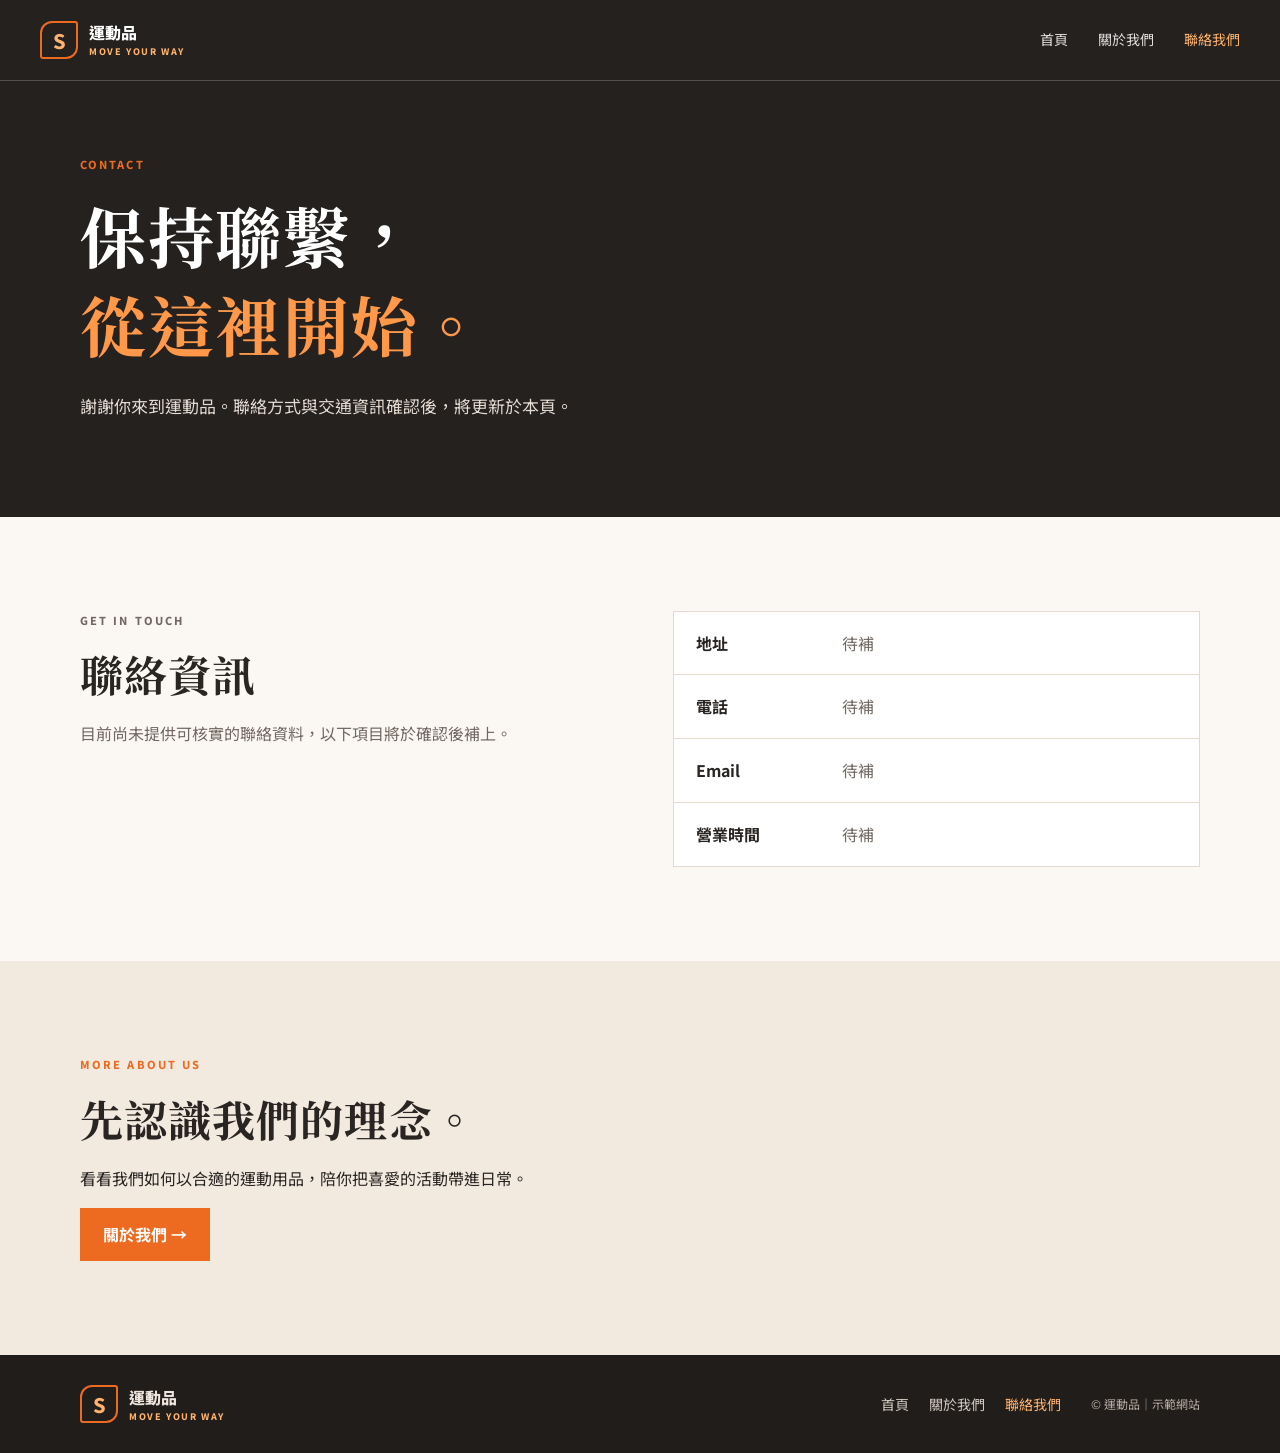
<file: pages/contact.html>
﻿<!doctype html>
<html lang="zh-Hant">
<head>
  <meta charset="utf-8">
  <meta name="viewport" content="width=device-width, initial-scale=1">
  <meta name="description" content="運動品聯絡與交通資訊，資料確認後將於此更新。">
  <title>聯絡我們｜運動品</title>
  <link rel="stylesheet" href="assets/css/site.css">
  <script src="assets/js/site.js" defer></script>
</head>
<body>
  <header class="site-header">
    <div class="header-inner">
      <a class="brand" href="index.html" aria-label="運動品首頁"><span class="brand-mark" aria-hidden="true">S</span><span>運動品<small>MOVE YOUR WAY</small></span></a>
      <button class="menu-toggle" type="button" aria-expanded="false" aria-controls="site-nav">選單</button>
      <nav id="site-nav" aria-label="主要導覽"><a href="index.html" data-page="index">首頁</a><a href="about.html" data-page="about">關於我們</a><a href="contact.html" data-page="contact">聯絡我們</a></nav>
    </div>
  </header>
  <main>
    <section class="page-hero"><div class="wrap"><p class="eyebrow">CONTACT</p><h1>保持聯繫，<br><em>從這裡開始。</em></h1><p class="lead">謝謝你來到運動品。聯絡方式與交通資訊確認後，將更新於本頁。</p></div></section>
    <section class="section"><div class="wrap split contact-layout">
      <div><p class="eyebrow">GET IN TOUCH</p><h2>聯絡資訊</h2><p>目前尚未提供可核實的聯絡資料，以下項目將於確認後補上。</p></div>
      <dl class="contact-list"><div><dt>地址</dt><dd>待補</dd></div><div><dt>電話</dt><dd>待補</dd></div><div><dt>Email</dt><dd>待補</dd></div><div><dt>營業時間</dt><dd>待補</dd></div></dl>
    </div></section>
    <section class="section soft"><div class="wrap"><p class="eyebrow">MORE ABOUT US</p><h2>先認識我們的理念。</h2><p>看看我們如何以合適的運動用品，陪你把喜愛的活動帶進日常。</p><a class="button" href="about.html">關於我們 →</a></div></section>
  </main>
  <footer class="site-footer"><div class="wrap footer-inner">
    <a class="brand" href="index.html"><span class="brand-mark" aria-hidden="true">S</span><span>運動品<small>MOVE YOUR WAY</small></span></a>
    <nav aria-label="頁尾導覽"><a href="index.html" data-page="index">首頁</a><a href="about.html" data-page="about">關於我們</a><a href="contact.html" data-page="contact">聯絡我們</a></nav>
    <small>© 運動品｜示範網站</small>
  </div></footer>
</body>
</html>
</file>
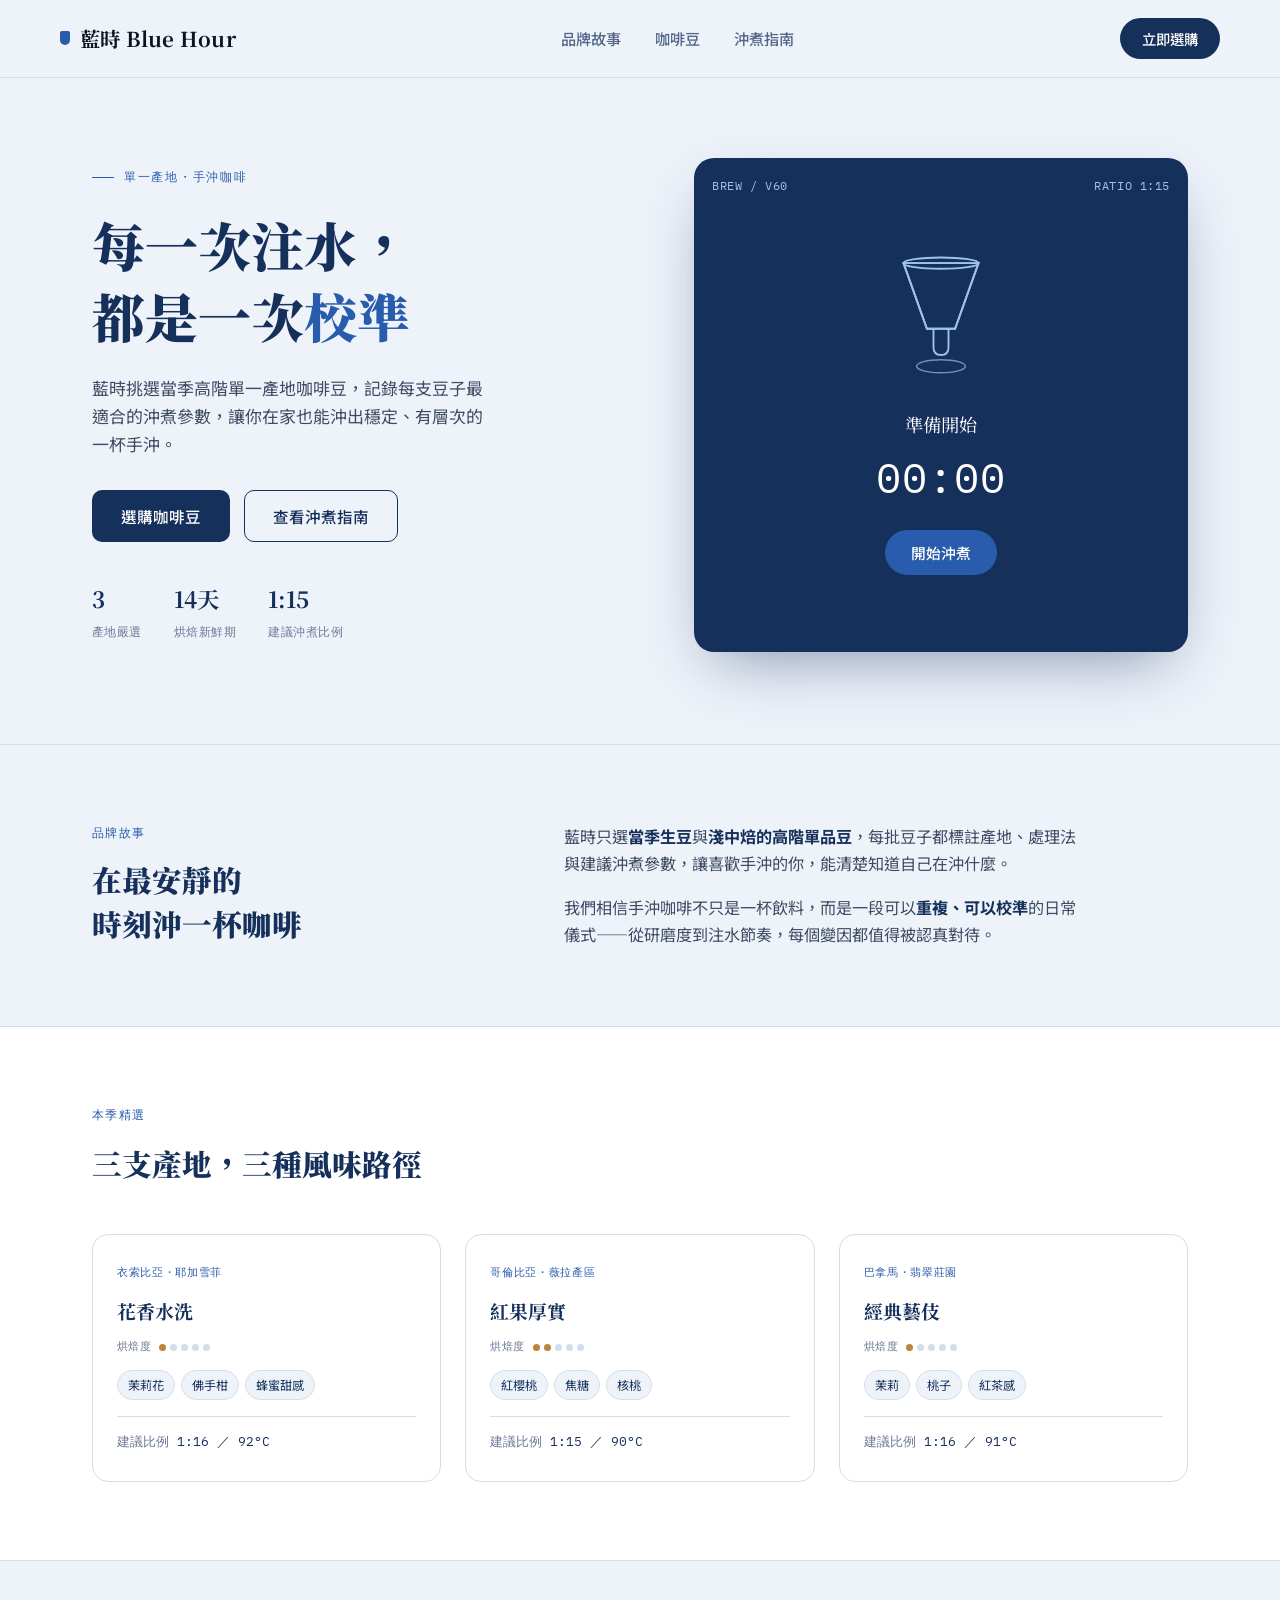
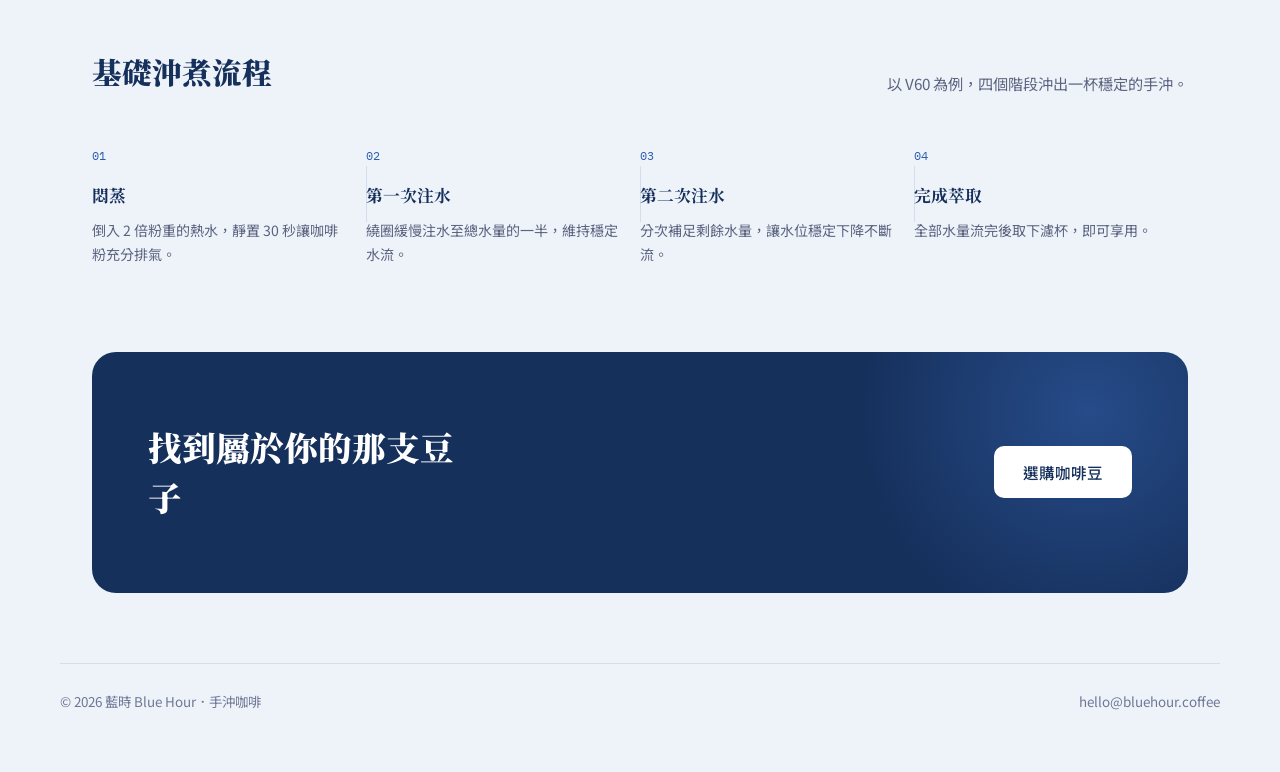
<file: w1/claude.html>
<!DOCTYPE html>
<html lang="zh-Hant">
<head>
<meta charset="UTF-8">
<meta name="viewport" content="width=device-width, initial-scale=1.0">
<title>藍時 Blue Hour｜手沖咖啡</title>
<link rel="preconnect" href="https://fonts.googleapis.com">
<link rel="preconnect" href="https://fonts.gstatic.com" crossorigin>
<link href="https://fonts.googleapis.com/css2?family=Noto+Serif+TC:wght@500;700;900&family=Noto+Sans+TC:wght@400;500;700&family=IBM+Plex+Mono:wght@400;500&display=swap" rel="stylesheet">
<style>
  :root{
    --ink: #0B1220;
    --deep: #16305C;
    --blue: #2A5CAD;
    --blue-bright: #3E74CC;
    --paper: #EEF3FA;
    --mist: #D3DEEC;
    --white: #FFFFFF;
    --roast: #B9843E;

    --display: 'Noto Serif TC', serif;
    --body: 'Noto Sans TC', sans-serif;
    --mono: 'IBM Plex Mono', monospace;
  }

  *{ box-sizing:border-box; margin:0; padding:0; }
  html{ scroll-behavior:smooth; }
  body{
    background: var(--paper);
    color: var(--ink);
    font-family: var(--body);
    line-height:1.65;
    -webkit-font-smoothing:antialiased;
  }
  a{ color:inherit; text-decoration:none; }
  ul{ list-style:none; }
  button{ font-family:inherit; cursor:pointer; }
  :focus-visible{ outline:2px solid var(--blue); outline-offset:3px; border-radius:4px; }

  .wrap{ max-width:1160px; margin:0 auto; padding:0 32px; }

  /* NAV */
  header.site{
    position:sticky; top:0; z-index:50;
    background: rgba(238,243,250,0.88);
    backdrop-filter: blur(10px);
    border-bottom:1px solid var(--mist);
  }
  .nav{ display:flex; align-items:center; justify-content:space-between; padding:18px 0; }
  .logo{ font-family:var(--display); font-weight:700; font-size:1.28rem; letter-spacing:0.02em; display:flex; align-items:center; gap:10px; }
  .logo .mark{ width:10px; height:14px; background:var(--blue); border-radius:2px 2px 6px 6px; }
  .nav-links{ display:flex; gap:34px; font-size:0.95rem; font-weight:500; color:var(--deep); }
  .nav-links a{ opacity:0.72; transition:opacity .15s ease; }
  .nav-links a:hover{ opacity:1; }
  .nav-cta{
    background:var(--deep); color:var(--white);
    padding:10px 22px; border-radius:999px; font-size:0.9rem; font-weight:500;
    border:none; transition:background .15s ease, transform .15s ease;
  }
  .nav-cta:hover{ background:var(--blue); transform:translateY(-1px); }

  /* HERO */
  .hero{ padding:80px 0 92px; }
  .hero-grid{ display:grid; grid-template-columns:1.05fr 0.95fr; gap:56px; align-items:center; }
  .eyebrow{
    font-family:var(--mono); font-size:0.76rem; letter-spacing:0.14em; text-transform:uppercase;
    color:var(--blue); display:flex; align-items:center; gap:10px; margin-bottom:22px;
  }
  .eyebrow::before{ content:""; width:22px; height:1px; background:var(--blue); }
  .hero h1{
    font-family:var(--display); font-weight:900; font-size:clamp(2.1rem,4.2vw,3.3rem);
    line-height:1.35; color:var(--deep); margin-bottom:22px;
  }
  .hero h1 em{ font-style:normal; color:var(--blue); }
  .hero p.lede{ font-size:1.06rem; color:#3F4A63; max-width:44ch; margin-bottom:32px; }
  .hero-actions{ display:flex; gap:14px; flex-wrap:wrap; margin-bottom:38px; }
  .btn-primary, .btn-ghost{
    padding:14px 28px; border-radius:10px; font-size:0.97rem; font-weight:500;
    border:1px solid transparent; transition:all .15s ease; display:inline-flex; align-items:center; gap:8px;
  }
  .btn-primary{ background:var(--deep); color:var(--white); }
  .btn-primary:hover{ background:var(--blue); transform:translateY(-1px); }
  .btn-ghost{ background:transparent; border-color:var(--deep); color:var(--deep); }
  .btn-ghost:hover{ background:var(--deep); color:var(--white); }

  .hero-stats{ display:flex; gap:32px; font-family:var(--mono); }
  .hero-stats div strong{ display:block; font-size:1.4rem; font-family:var(--display); color:var(--deep); }
  .hero-stats div span{ font-size:0.74rem; color:#6E7896; letter-spacing:0.04em; }

  /* SIGNATURE: brew timer */
  .brewer{
    position:relative; background:var(--deep); border-radius:20px;
    aspect-ratio:1/1; overflow:hidden;
    box-shadow:0 24px 60px -20px rgba(22,48,92,0.5);
    display:flex; flex-direction:column; align-items:center; justify-content:center;
    padding: 26px;
  }
  .brewer-hud{
    position:absolute; top:18px; left:18px; right:18px;
    display:flex; justify-content:space-between;
    font-family:var(--mono); font-size:0.72rem; color:#9FC1EE; letter-spacing:0.05em;
  }
  .brewer-stage{
    font-family:var(--display); color:var(--white); font-size:1.15rem;
    margin-top: 6px; margin-bottom: 4px; text-align:center; min-height: 1.6em;
  }
  .brewer-time{
    font-family:var(--mono); font-size:2.6rem; color:var(--white); letter-spacing:0.02em; margin-bottom:18px;
  }
  .dripper-svg{ width:150px; margin-bottom: 18px; }
  .brewer-btn{
    background:var(--blue); color:var(--white); border:none;
    padding:12px 26px; border-radius:999px; font-size:0.92rem; font-weight:500;
    transition:background .15s ease;
  }
  .brewer-btn:hover{ background:var(--blue-bright); }
  .brewer-btn:disabled{ opacity:0.55; cursor:default; }

  /* STORY */
  .story{ padding:78px 0; border-top:1px solid var(--mist); }
  .story-grid{ display:grid; grid-template-columns:0.8fr 1.2fr; gap:56px; }
  .section-label{
    font-family:var(--mono); font-size:0.76rem; letter-spacing:0.12em; text-transform:uppercase;
    color:var(--blue); margin-bottom:14px;
  }
  .story h2{ font-family:var(--display); font-weight:900; font-size:1.85rem; color:var(--deep); line-height:1.5; }
  .story-body p{ font-size:1.01rem; color:#3F4A63; margin-bottom:18px; max-width:58ch; }
  .story-body p:last-child{ margin-bottom:0; }
  .story-body strong{ color:var(--deep); }

  /* BEANS */
  .beans{ padding:78px 0; background:var(--white); border-top:1px solid var(--mist); border-bottom:1px solid var(--mist); }
  .beans-head{ max-width:640px; margin-bottom:46px; }
  .beans-head h2{ font-family:var(--display); font-weight:900; font-size:1.85rem; color:var(--deep); margin-top:10px; }
  .bean-cards{ display:grid; grid-template-columns:repeat(3,1fr); gap:24px; }
  .b-card{
    border:1px solid var(--mist); border-radius:16px; padding:28px 24px;
    transition:border-color .15s ease, transform .15s ease;
  }
  .b-card:hover{ border-color:var(--blue-bright); transform:translateY(-3px); }
  .b-card .origin{ font-family:var(--mono); font-size:0.7rem; color:var(--blue); letter-spacing:0.06em; margin-bottom:14px; }
  .b-card h3{ font-family:var(--display); font-weight:700; font-size:1.18rem; color:var(--deep); margin-bottom:12px; }
  .roast-bar{ display:flex; align-items:center; gap:8px; margin-bottom:14px; }
  .roast-bar .label{ font-family:var(--mono); font-size:0.68rem; color:#6E7896; letter-spacing:0.04em; }
  .roast-dots{ display:flex; gap:4px; }
  .roast-dots span{ width:7px; height:7px; border-radius:50%; background:var(--mist); }
  .roast-dots span.on{ background:var(--roast); }
  .flavor-tags{ display:flex; flex-wrap:wrap; gap:6px; margin-bottom:16px; }
  .flavor-tags span{
    font-size:0.76rem; padding:4px 10px; border-radius:999px;
    background:var(--paper); color:var(--deep); border:1px solid var(--mist);
  }
  .b-card .ratio{ font-family:var(--mono); font-size:0.82rem; color:var(--deep); border-top:1px solid var(--mist); padding-top:14px; }
  .b-card .ratio span{ color:#6E7896; }

  /* GUIDE */
  .guide{ padding:86px 0; }
  .guide-head{ display:flex; justify-content:space-between; align-items:flex-end; margin-bottom:50px; gap:24px; flex-wrap:wrap; }
  .guide-head h2{ font-family:var(--display); font-weight:900; font-size:1.85rem; color:var(--deep); }
  .guide-head p{ max-width:38ch; color:#5B637F; font-size:0.95rem; }
  .steps{ display:grid; grid-template-columns:repeat(4,1fr); position:relative; }
  .step{ position:relative; padding:0 22px 0 0; }
  .step:not(:last-child)::after{
    content:""; position:absolute; top:20px; right:-1px; width:1px; height:56px; background:var(--mist);
  }
  .step .num{ font-family:var(--mono); font-size:0.76rem; color:var(--blue); margin-bottom:16px; display:block; }
  .step h3{ font-family:var(--display); font-weight:700; font-size:1.05rem; color:var(--deep); margin-bottom:10px; }
  .step p{ font-size:0.88rem; color:#5B637F; }

  /* CTA */
  .cta{
    background:var(--deep); color:var(--white); border-radius:24px; margin:0 32px 32px;
    padding:70px 56px; position:relative; overflow:hidden;
  }
  .cta::before{
    content:""; position:absolute; width:460px; height:460px;
    background:radial-gradient(circle, rgba(62,116,204,0.4), transparent 70%);
    top:-170px; right:-130px; border-radius:50%;
  }
  .cta-inner{ position:relative; z-index:2; display:flex; justify-content:space-between; align-items:center; gap:40px; flex-wrap:wrap; }
  .cta h2{ font-family:var(--display); font-weight:900; font-size:clamp(1.5rem,2.8vw,2.1rem); max-width:16ch; line-height:1.5; }
  .cta .btn-primary{ background:var(--white); color:var(--deep); white-space:nowrap; }
  .cta .btn-primary:hover{ background:var(--paper); }

  footer.site{ padding:38px 32px 60px; }
  .footer-grid{
    max-width:1160px; margin:0 auto; display:flex; justify-content:space-between; align-items:center;
    flex-wrap:wrap; gap:16px; font-size:0.84rem; color:#6E7896; border-top:1px solid var(--mist); padding-top:26px;
  }

  @media (prefers-reduced-motion:reduce){ *{ animation-duration:0.001ms !important; transition-duration:0.001ms !important; } }

  @media (max-width:880px){
    .hero-grid{ grid-template-columns:1fr; }
    .brewer{ order:-1; max-width:400px; margin:0 auto 8px; }
    .story-grid{ grid-template-columns:1fr; gap:28px; }
    .bean-cards{ grid-template-columns:1fr; }
    .steps{ grid-template-columns:1fr 1fr; row-gap:32px; }
    .step:nth-child(2)::after{ display:none; }
    .nav-links{ display:none; }
    .cta{ margin:0 16px 16px; padding:46px 28px; }
    .cta-inner{ flex-direction:column; align-items:flex-start; }
  }
  @media (max-width:520px){
    .wrap{ padding:0 20px; }
    .steps{ grid-template-columns:1fr; }
    .step:not(:last-child)::after{ display:none; }
    .hero-stats{ gap:20px; }
  }
</style>
</head>
<body>

<header class="site">
  <nav class="wrap nav">
    <div class="logo"><span class="mark"></span>藍時 Blue Hour</div>
    <ul class="nav-links">
      <li><a href="#story">品牌故事</a></li>
      <li><a href="#beans">咖啡豆</a></li>
      <li><a href="#guide">沖煮指南</a></li>
    </ul>
    <button class="nav-cta">立即選購</button>
  </nav>
</header>

<section class="hero">
  <div class="wrap hero-grid">
    <div>
      <div class="eyebrow">單一產地・手沖咖啡</div>
      <h1>每一次注水，<br>都是一次<em>校準</em></h1>
      <p class="lede">藍時挑選當季高階單一產地咖啡豆，記錄每支豆子最適合的沖煮參數，讓你在家也能沖出穩定、有層次的一杯手沖。</p>
      <div class="hero-actions">
        <button class="btn-primary">選購咖啡豆</button>
        <button class="btn-ghost">查看沖煮指南</button>
      </div>
      <div class="hero-stats">
        <div><strong>3</strong><span>產地嚴選</span></div>
        <div><strong>14天</strong><span>烘焙新鮮期</span></div>
        <div><strong>1:15</strong><span>建議沖煮比例</span></div>
      </div>
    </div>

    <div class="brewer">
      <div class="brewer-hud">
        <span>BREW / V60</span>
        <span id="ratioTag">RATIO 1:15</span>
      </div>
      <svg class="dripper-svg" id="dripperSvg" viewBox="0 0 160 160" xmlns="http://www.w3.org/2000/svg">
        <path d="M40 30 L120 30 L95 100 L65 100 Z" fill="none" stroke="#9FC1EE" stroke-width="2"/>
        <rect id="waterLevel" x="65" y="98" width="30" height="0" fill="#3E74CC" opacity="0.85"/>
        <path d="M40 30 L120 30 L95 100 L65 100 Z" fill="none" stroke="#9FC1EE" stroke-width="2"/>
        <ellipse cx="80" cy="30" rx="40" ry="6" fill="none" stroke="#9FC1EE" stroke-width="2"/>
        <path d="M72 100 L72 120 Q72 128 80 128 Q88 128 88 120 L88 100" fill="none" stroke="#9FC1EE" stroke-width="2"/>
        <ellipse cx="80" cy="140" rx="26" ry="7" fill="none" stroke="#6E92C4" stroke-width="1.6"/>
        <line id="pourLine" x1="80" y1="8" x2="80" y2="30" stroke="#3E74CC" stroke-width="3" opacity="0"/>
      </svg>
      <div class="brewer-stage" id="stageLabel">準備開始</div>
      <div class="brewer-time" id="timeLabel">00:00</div>
      <button class="brewer-btn" id="brewBtn">開始沖煮</button>
    </div>
  </div>
</section>

<section class="story" id="story">
  <div class="wrap story-grid">
    <div>
      <div class="section-label">品牌故事</div>
      <h2>在最安靜的<br>時刻沖一杯咖啡</h2>
    </div>
    <div class="story-body">
      <p>藍時只選<strong>當季生豆</strong>與<strong>淺中焙的高階單品豆</strong>，每批豆子都標註產地、處理法與建議沖煮參數，讓喜歡手沖的你，能清楚知道自己在沖什麼。</p>
      <p>我們相信手沖咖啡不只是一杯飲料，而是一段可以<strong>重複、可以校準</strong>的日常儀式——從研磨度到注水節奏，每個變因都值得被認真對待。</p>
    </div>
  </div>
</section>

<section class="beans" id="beans">
  <div class="wrap">
    <div class="beans-head">
      <div class="section-label">本季精選</div>
      <h2>三支產地，三種風味路徑</h2>
    </div>
    <div class="bean-cards">
      <div class="b-card">
        <div class="origin">衣索比亞・耶加雪菲</div>
        <h3>花香水洗</h3>
        <div class="roast-bar">
          <span class="label">烘焙度</span>
          <div class="roast-dots"><span class="on"></span><span></span><span></span><span></span><span></span></div>
        </div>
        <div class="flavor-tags"><span>茉莉花</span><span>佛手柑</span><span>蜂蜜甜感</span></div>
        <div class="ratio"><span>建議比例</span> 1:16 ／ 92°C</div>
      </div>
      <div class="b-card">
        <div class="origin">哥倫比亞・薇拉產區</div>
        <h3>紅果厚實</h3>
        <div class="roast-bar">
          <span class="label">烘焙度</span>
          <div class="roast-dots"><span class="on"></span><span class="on"></span><span></span><span></span><span></span></div>
        </div>
        <div class="flavor-tags"><span>紅櫻桃</span><span>焦糖</span><span>核桃</span></div>
        <div class="ratio"><span>建議比例</span> 1:15 ／ 90°C</div>
      </div>
      <div class="b-card">
        <div class="origin">巴拿馬・翡翠莊園</div>
        <h3>經典藝伎</h3>
        <div class="roast-bar">
          <span class="label">烘焙度</span>
          <div class="roast-dots"><span class="on"></span><span></span><span></span><span></span><span></span></div>
        </div>
        <div class="flavor-tags"><span>茉莉</span><span>桃子</span><span>紅茶感</span></div>
        <div class="ratio"><span>建議比例</span> 1:16 ／ 91°C</div>
      </div>
    </div>
  </div>
</section>

<section class="guide" id="guide">
  <div class="wrap">
    <div class="guide-head">
      <h2>基礎沖煮流程</h2>
      <p>以 V60 為例，四個階段沖出一杯穩定的手沖。</p>
    </div>
    <div class="steps">
      <div class="step">
        <span class="num">01</span>
        <h3>悶蒸</h3>
        <p>倒入 2 倍粉重的熱水，靜置 30 秒讓咖啡粉充分排氣。</p>
      </div>
      <div class="step">
        <span class="num">02</span>
        <h3>第一次注水</h3>
        <p>繞圈緩慢注水至總水量的一半，維持穩定水流。</p>
      </div>
      <div class="step">
        <span class="num">03</span>
        <h3>第二次注水</h3>
        <p>分次補足剩餘水量，讓水位穩定下降不斷流。</p>
      </div>
      <div class="step">
        <span class="num">04</span>
        <h3>完成萃取</h3>
        <p>全部水量流完後取下濾杯，即可享用。</p>
      </div>
    </div>
  </div>
</section>

<div class="wrap" style="padding:0;">
  <div class="cta">
    <div class="cta-inner">
      <h2>找到屬於你的那支豆子</h2>
      <button class="btn-primary">選購咖啡豆</button>
    </div>
  </div>
</div>

<footer class="site">
  <div class="footer-grid">
    <div>© 2026 藍時 Blue Hour．手沖咖啡</div>
    <div>hello@bluehour.coffee</div>
  </div>
</footer>

<script>
  (function(){
    const btn = document.getElementById('brewBtn');
    const stageLabel = document.getElementById('stageLabel');
    const timeLabel = document.getElementById('timeLabel');
    const waterLevel = document.getElementById('waterLevel');
    const pourLine = document.getElementById('pourLine');

    const stages = [
      { name:'悶蒸中', dur:30, water:8 },
      { name:'第一次注水', dur:60, water:38 },
      { name:'第二次注水', dur:60, water:75 },
      { name:'萃取完成', dur:0, water:75 }
    ];

    let running = false;
    let stageIndex = 0;
    let elapsed = 0;
    let totalElapsed = 0;
    let timer = null;

    function fmt(s){
      const m = Math.floor(s/60).toString().padStart(2,'0');
      const sec = Math.floor(s%60).toString().padStart(2,'0');
      return m+':'+sec;
    }

    function tick(){
      totalElapsed += 1;
      elapsed += 1;
      timeLabel.textContent = fmt(totalElapsed);

      const stage = stages[stageIndex];
      const progress = stage.dur ? Math.min(elapsed/stage.dur, 1) : 1;
      const prevWater = stageIndex === 0 ? 0 : stages[stageIndex-1].water;
      const currentWater = prevWater + (stage.water - prevWater) * progress;
      waterLevel.setAttribute('y', 98 - currentWater*0.55);
      waterLevel.setAttribute('height', currentWater*0.55);

      pourLine.style.opacity = (stageIndex === 1 || stageIndex === 2) ? '0.9' : '0';

      if(stage.dur && elapsed >= stage.dur){
        stageIndex += 1;
        elapsed = 0;
        if(stageIndex >= stages.length - 1){
          stageLabel.textContent = stages[stages.length-1].name;
          pourLine.style.opacity = '0';
          clearInterval(timer);
          running = false;
          btn.disabled = false;
          btn.textContent = '再沖一次';
          return;
        }
        stageLabel.textContent = stages[stageIndex].name;
      }
    }

    btn.addEventListener('click', () => {
      if(running) return;
      running = true;
      stageIndex = 0;
      elapsed = 0;
      totalElapsed = 0;
      waterLevel.setAttribute('y', 98);
      waterLevel.setAttribute('height', 0);
      stageLabel.textContent = stages[0].name;
      timeLabel.textContent = '00:00';
      btn.disabled = true;
      btn.textContent = '沖煮中…';
      timer = setInterval(tick, 1000);
    });
  })();
</script>

</body>
</html>
</file>
<file: pages/assets/css/site.css>
﻿@import url('https://fonts.googleapis.com/css2?family=Noto+Sans+TC:wght@400;500;600;700;800&family=Noto+Serif+TC:wght@500;600;700&display=swap');
:root {
  --ink: #292522; --muted: #716961; --orange: #ed6a21; --dark: #24211f;
  --cream: #fbf8f3; --paper: #fff; --sand: #f2e9df; --line: #e4d9ce;
  --sans: 'Noto Sans TC', 'Microsoft JhengHei', sans-serif;
  --serif: 'Noto Serif TC', 'PMingLiU', serif;
}
* { box-sizing: border-box; }
html { scroll-behavior: smooth; }
body { margin: 0; background: var(--cream); color: var(--ink); font: 16px/1.8 var(--sans); }
a { color: inherit; }
.wrap { width: min(1120px, calc(100% - 48px)); margin: auto; }
.site-header { position: absolute; z-index: 3; inset: 0 0 auto; color: #fff; border-bottom: 1px solid #ffffff38; }
.header-inner { width: min(1200px, calc(100% - 48px)); min-height: 80px; margin: auto; display: flex; align-items: center; justify-content: space-between; }
.brand { display: inline-flex; gap: 11px; align-items: center; text-decoration: none; font-weight: 800; line-height: 1.25; }
.brand small { display: block; margin-top: 4px; color: #ffb36d; font-size: 9px; letter-spacing: .18em; }
.brand-mark { display: grid; place-items: center; width: 38px; height: 38px; border: 2px solid var(--orange); border-radius: 12px 3px; color: #ffb36d; font-size: 20px; }
.site-header nav, .site-footer nav { display: flex; align-items: center; gap: 30px; }
.site-header nav a, .site-footer nav a { text-decoration: none; font-size: 14px; opacity: .86; }
.site-header nav a:hover, .site-header nav a[aria-current=page], .site-footer nav a[aria-current=page] { color: #ffb36d; opacity: 1; }
.menu-toggle { display: none; }
.hero { padding: 148px 0 82px; min-height: 660px; background: radial-gradient(ellipse at 78% 43%, #ed6a2138, transparent 35%), var(--dark); color: #fff; }
.hero-grid { display: grid; grid-template-columns: 1fr 1fr; align-items: center; gap: 55px; }
.eyebrow { margin: 0 0 15px; color: var(--orange); font-size: 11px; font-weight: 800; letter-spacing: .19em; }
.hero .eyebrow { color: #ffb36d; }
h1, h2, h3, p { margin-top: 0; }
h1, h2 { font-family: var(--serif); line-height: 1.35; letter-spacing: .025em; }
h1 { font-size: clamp(40px, 5.2vw, 66px); margin-bottom: 23px; }
h2 { font-size: clamp(29px, 3.8vw, 43px); margin-bottom: 16px; }
h3 { font-family: var(--serif); font-size: 21px; margin-bottom: 9px; }
em { font-style: normal; color: #ff9849; }
.lead { max-width: 570px; color: #e4dbd2; font-size: 17px; }
.actions { display: flex; align-items: center; gap: 25px; margin-top: 29px; }
.button { display: inline-flex; min-height: 50px; align-items: center; gap: 12px; padding: 11px 22px; background: var(--orange); border: 1px solid var(--orange); color: #fff; text-decoration: none; font-weight: 700; transition: .2s; }
.button:hover { background: #c94f15; transform: translateY(-2px); }
.text-link { color: #fff; text-decoration: none; border-bottom: 1px solid #ffb36d; padding-bottom: 4px; font-weight: 600; }
.hero-note { margin: 31px 0 0; color: #c6bcb2; font-size: 12px; letter-spacing: .1em; }
.hero-image { width: 100%; max-height: 390px; object-fit: cover; border-radius: 4px 56px 4px 4px; box-shadow: 18px 18px 0 #ed6a212b; }
.section { padding: 94px 0; }
.intro { max-width: 640px; color: var(--muted); margin-bottom: 35px; }
.cards { display: grid; grid-template-columns: repeat(3, 1fr); gap: 18px; margin-top: 35px; }
.cards article { padding: 27px; background: var(--paper); border: 1px solid var(--line); border-top: 3px solid var(--orange); min-height: 205px; }
.cards b { display: block; color: var(--orange); font-size: 12px; letter-spacing: .14em; margin-bottom: 17px; }
.cards p, .split p, .environment p { color: var(--muted); }
.cta { padding: 65px 0; background: #c94f15; color: white; }
.cta-inner { display: flex; align-items: center; justify-content: space-between; gap: 24px; }
.cta-inner h2 { margin: 0; }
.button-light { background: transparent; border-color: #fff; white-space: nowrap; }
.button-light:hover { background: #ffffff1d; }
.site-footer { padding: 30px 0; background: #211d1a; color: #eee6de; }
.footer-inner { display: grid; grid-template-columns: 1fr auto auto; align-items: center; gap: 30px; }
.site-footer nav { gap: 20px; }
.site-footer>div>small { color: #b9aea3; font-size: 12px; }
.page-hero { padding: 155px 0 78px; background: var(--dark); color: #fff; }
.page-hero h1 { max-width: 800px; }
.page-hero .lead { max-width: 700px; }
.split { display: grid; grid-template-columns: 1fr 1fr; align-items: center; gap: 65px; }
.split>img { width: 100%; border-radius: 4px 45px 4px 4px; }
.soft { background: var(--sand); }
.environment { display: grid; grid-template-columns: .9fr 1.1fr; gap: 54px; align-items: center; }
.environment img { width: 100%; border-radius: 4px 42px 4px 4px; }
.contact-layout { align-items: start; }
.contact-list { margin: 0; background: white; border: 1px solid var(--line); }
.contact-list div { display: grid; grid-template-columns: 130px 1fr; gap: 16px; padding: 17px 22px; border-bottom: 1px solid var(--line); }
.contact-list div:last-child { border: 0; }
.contact-list dt { font-weight: 700; }
.contact-list dd { margin: 0; color: var(--muted); }
:focus-visible { outline: 3px solid #ffb36d; outline-offset: 4px; }
@media (max-width: 760px) {
  .wrap { width: min(100% - 36px, 560px); }
  .header-inner { width: calc(100% - 36px); min-height: 70px; }
  .menu-toggle { display: block; padding: 7px 12px; border: 1px solid #ffffff99; background: transparent; color: #fff; font: inherit; }
  .site-header nav { display: none; position: absolute; top: 70px; left: 0; right: 0; padding: 12px 22px 18px; background: var(--dark); flex-direction: column; align-items: stretch; gap: 0; }
  .site-header nav.is-open { display: flex; }
  .site-header nav a { padding: 10px 0; border-bottom: 1px solid #ffffff26; }
  .hero { padding: 120px 0 58px; min-height: 0; }
  .hero-grid { grid-template-columns: 1fr; gap: 32px; }
  .hero-image { max-height: 320px; width: calc(100% - 12px); margin: auto; }
  .section { padding: 70px 0; }
  .cards { grid-template-columns: 1fr; gap: 12px; }
  .cards article { min-height: 0; padding: 23px; }
  .cards b { margin-bottom: 9px; }
  .cta { padding: 52px 0; }
  .cta-inner { align-items: flex-start; flex-direction: column; }
  .footer-inner { grid-template-columns: 1fr; gap: 17px; }
  .site-footer nav { flex-wrap: wrap; gap: 18px; }
  .page-hero { padding: 126px 0 60px; }
  .split, .environment { grid-template-columns: 1fr; gap: 30px; }
  .contact-list div { grid-template-columns: 105px 1fr; padding: 15px 17px; }
}
@media (prefers-reduced-motion: reduce) {
  html { scroll-behavior: auto; }
  *, *::before, *::after { transition: none !important; }
}
</file>
